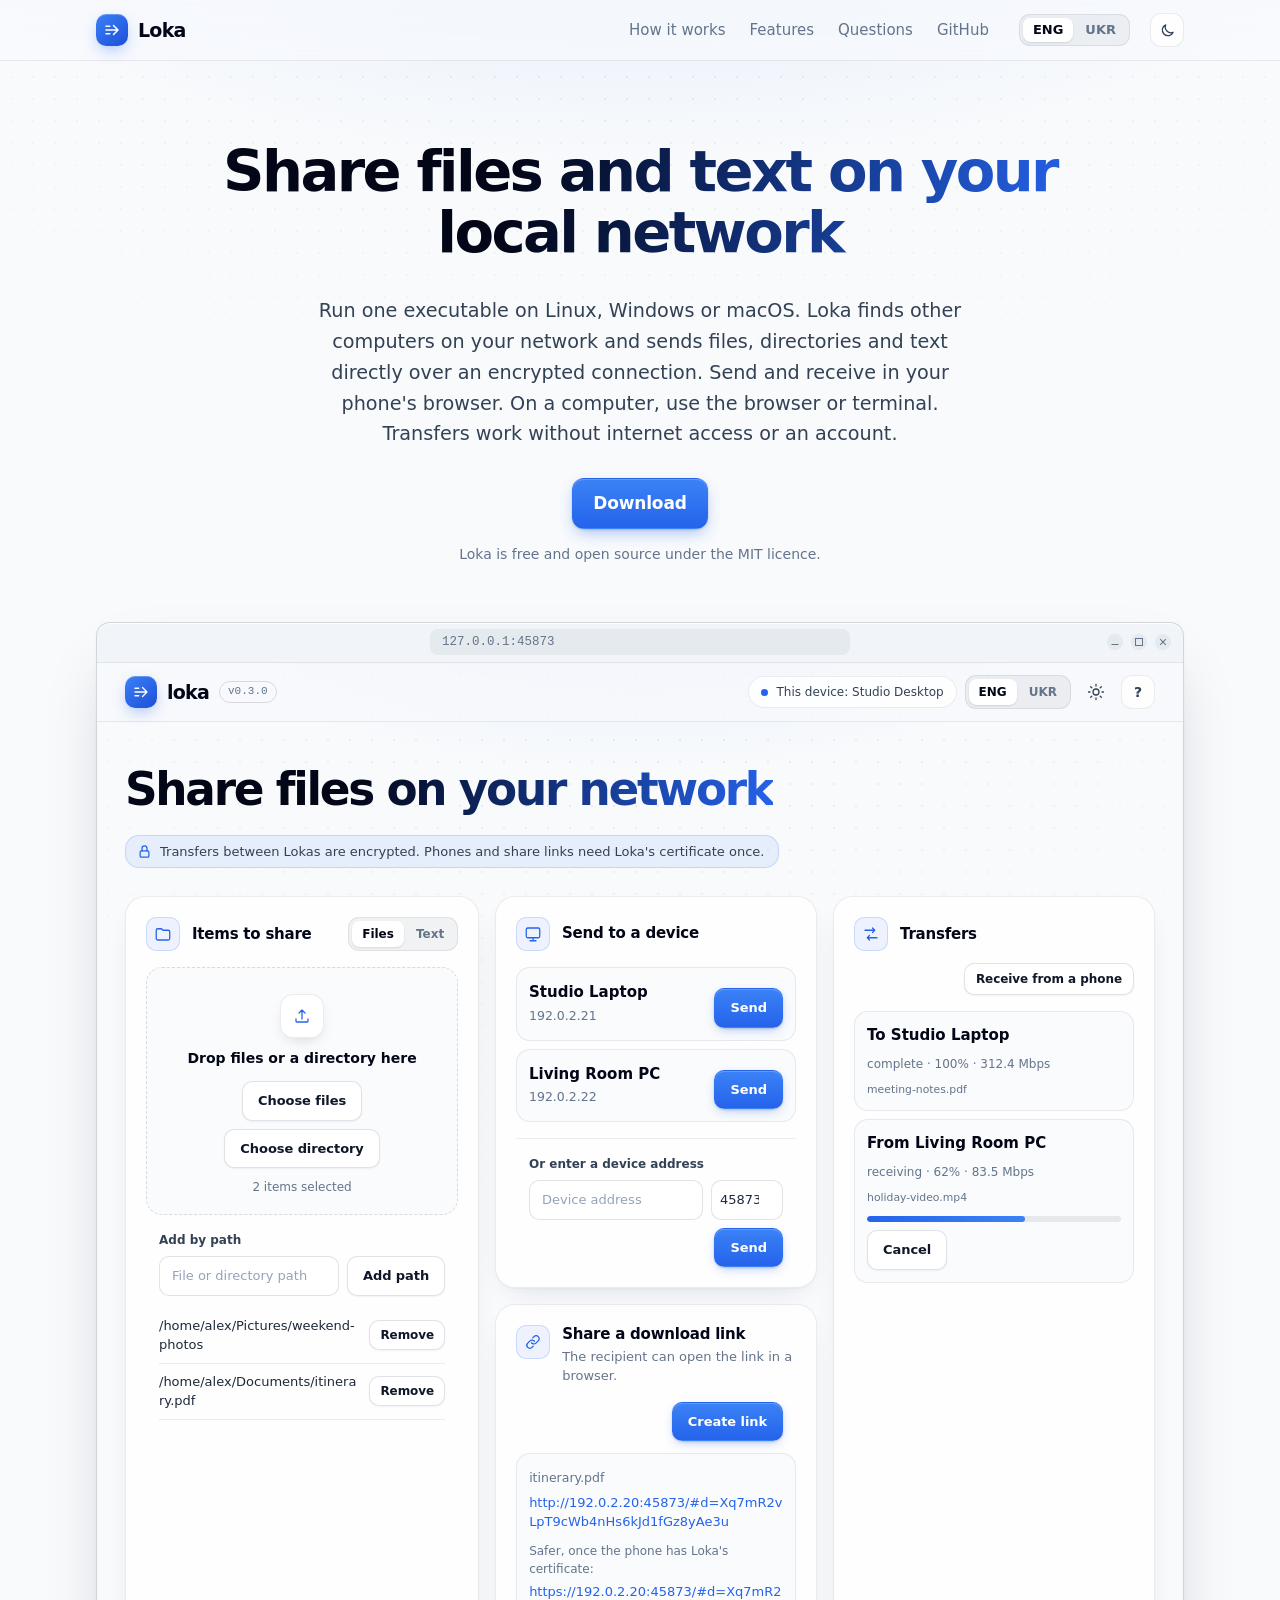
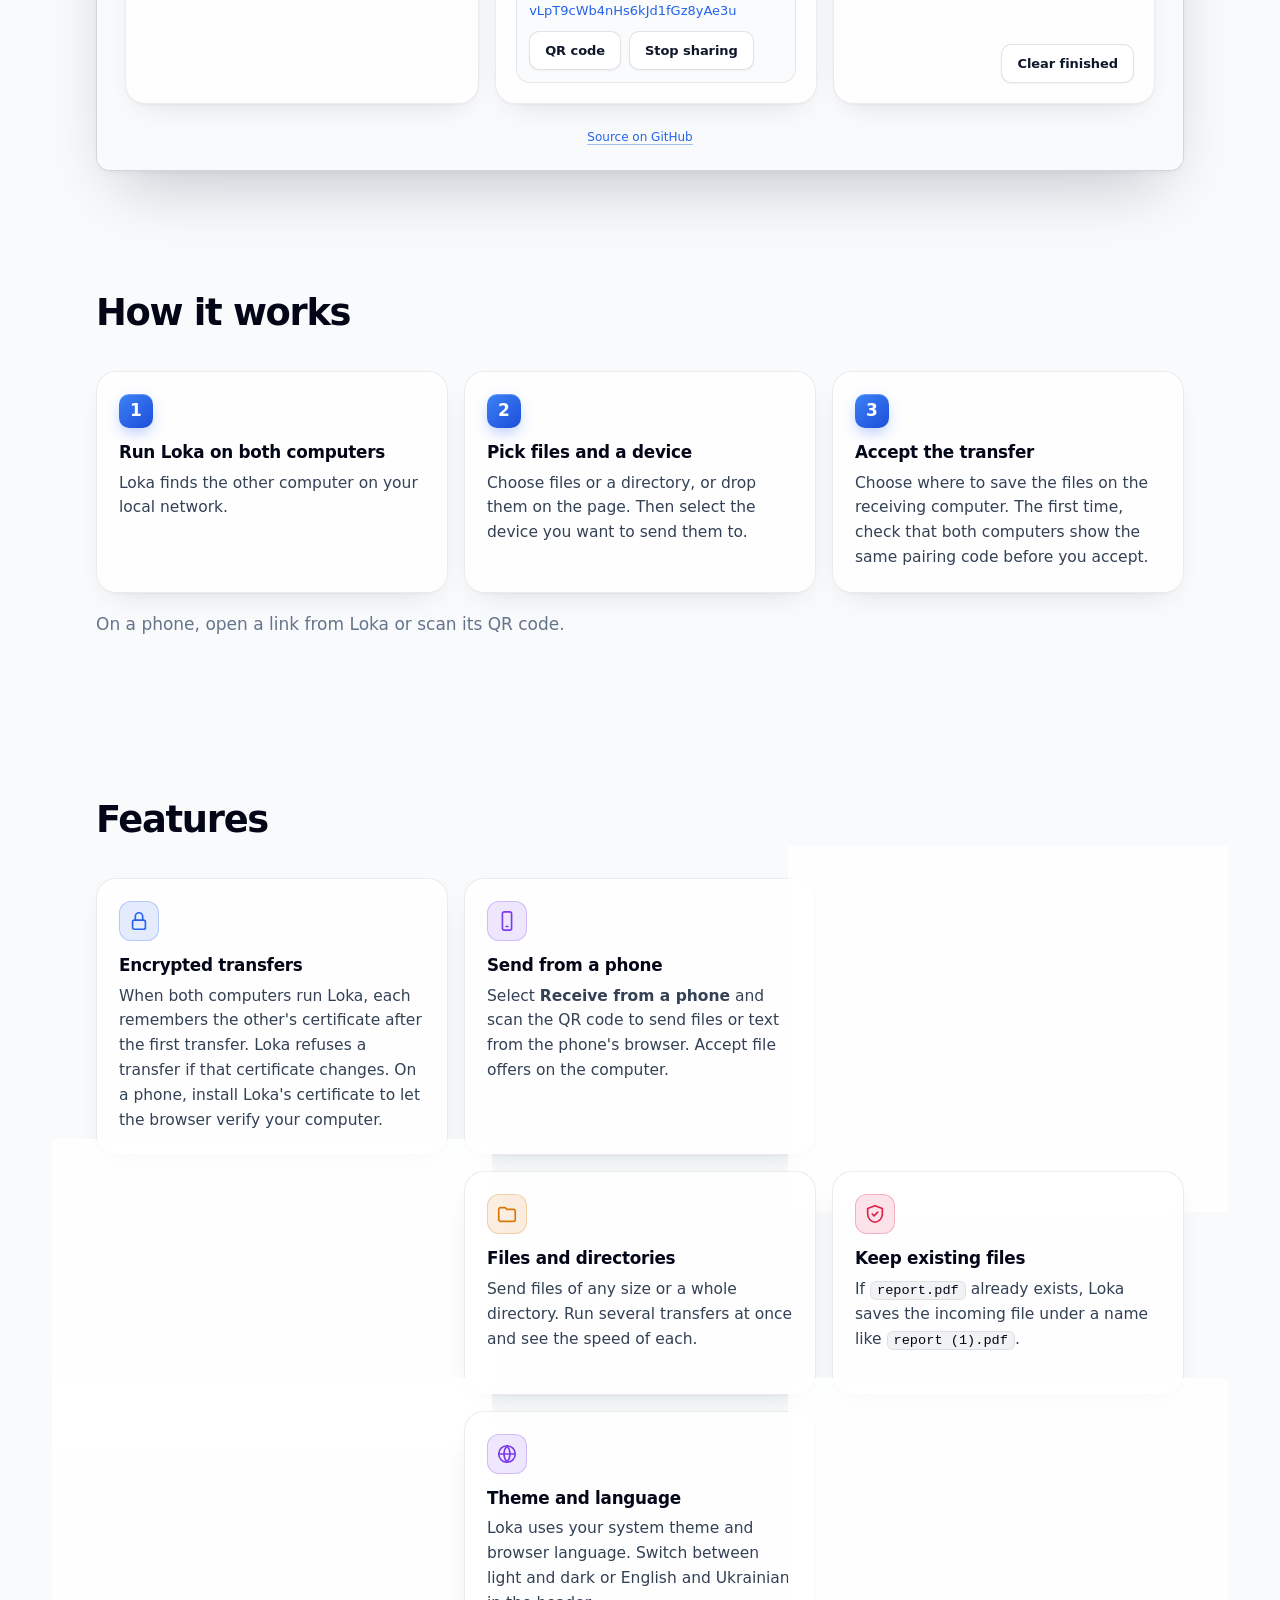
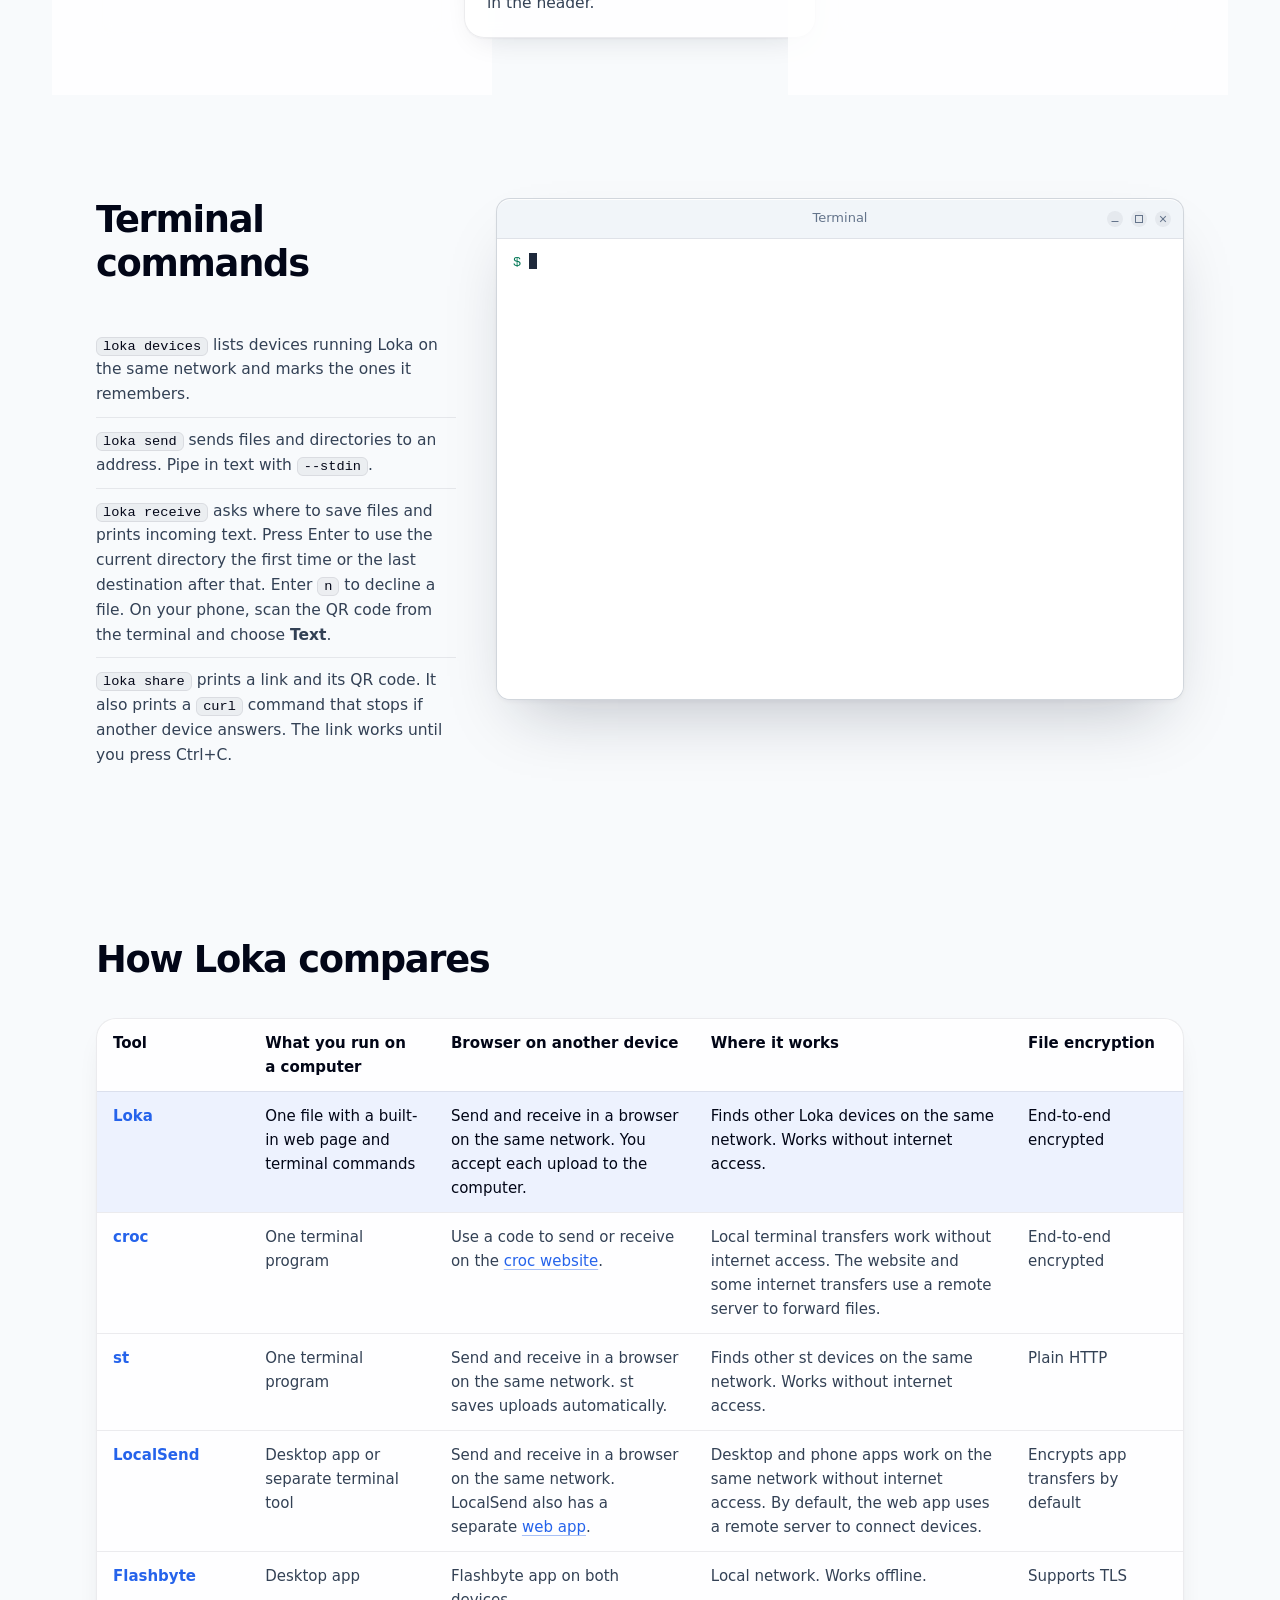
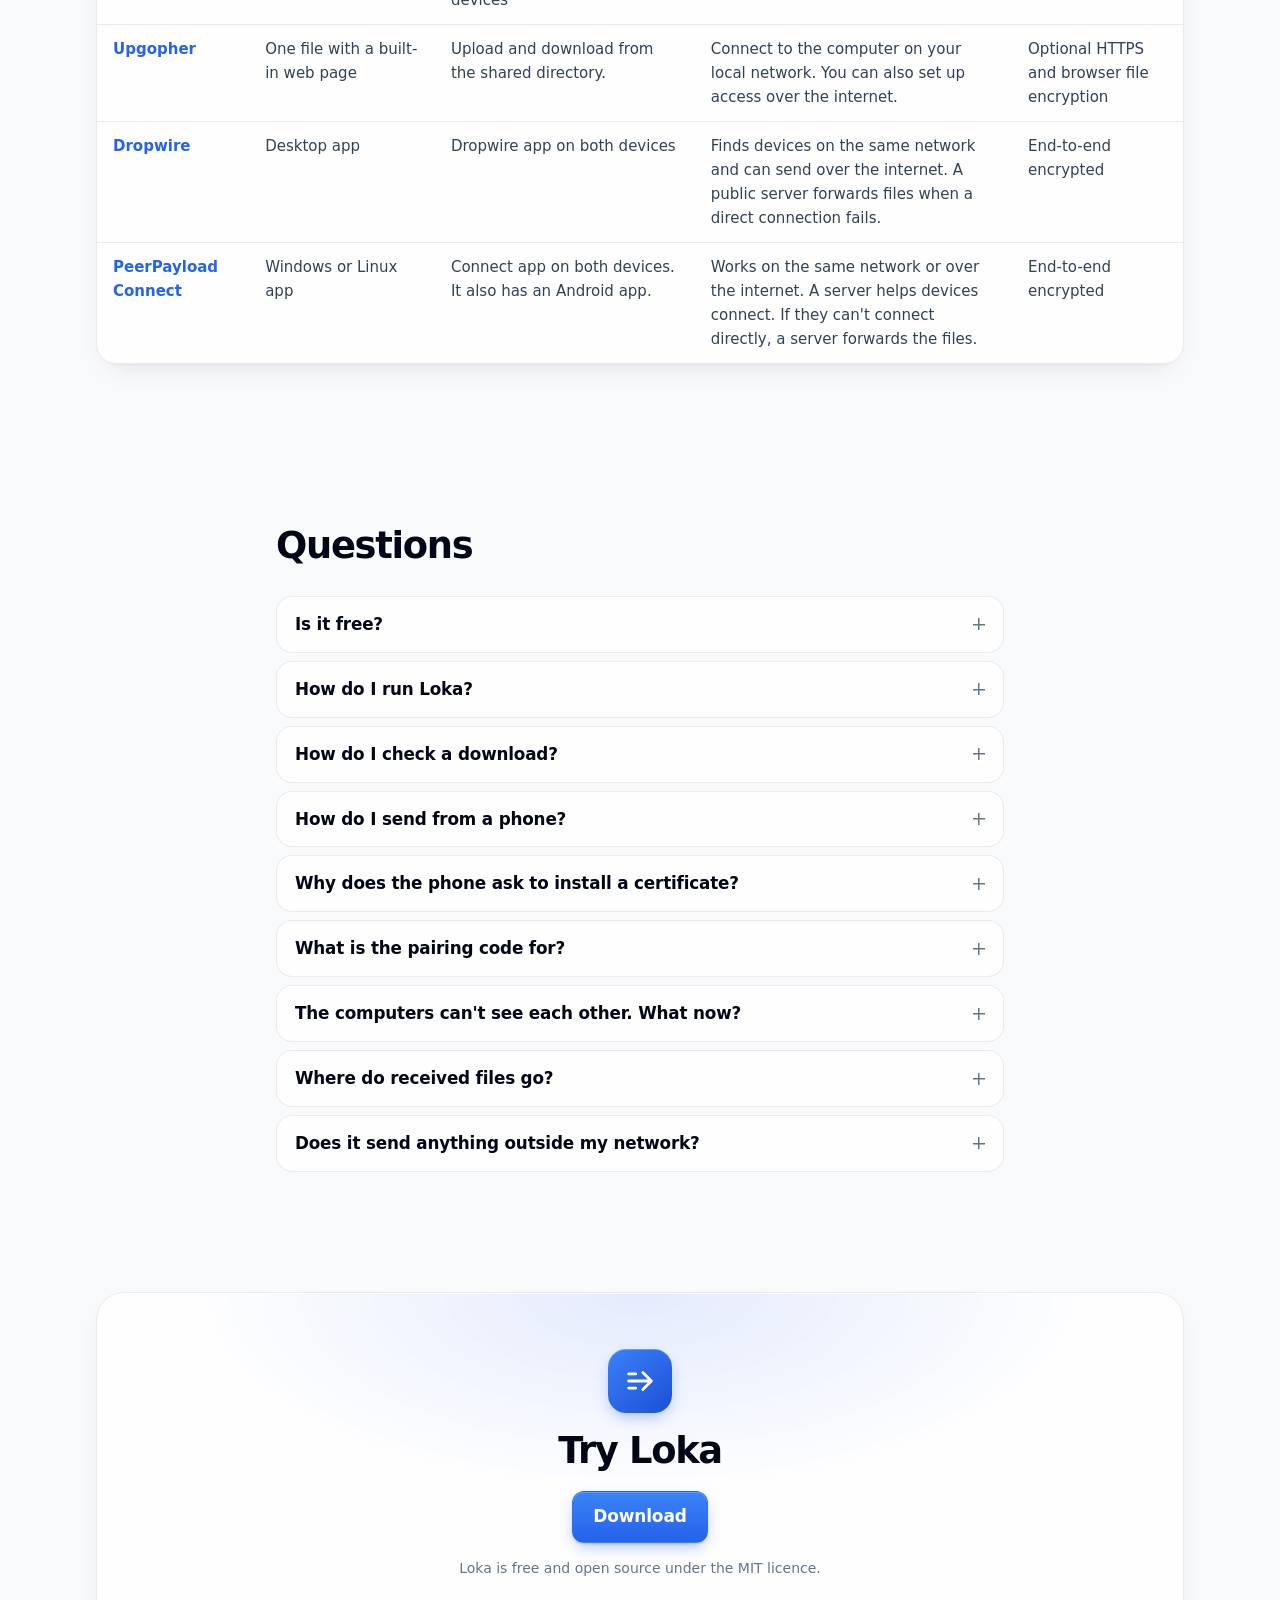
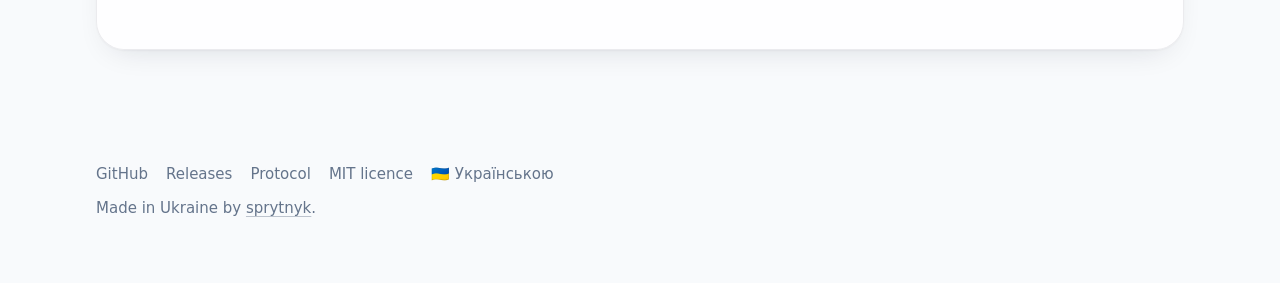
<file: docs/index.html>
<!doctype html>
<html lang="en">
  <head>
    <meta charset="utf-8" />
    <meta name="viewport" content="width=device-width, initial-scale=1" />
    <title>Loka: share files and text on your local network</title>
    <meta name="description" content="Share files, directories and text on your local network. Use a browser or terminal. Loka runs on Linux, Windows and macOS." />
    <link rel="icon" href="assets/icon.svg" type="image/svg+xml" />
    <link rel="canonical" href="https://sprytnyk.github.io/loka/" />
    <link rel="alternate" hreflang="en" href="https://sprytnyk.github.io/loka/" />
    <link rel="alternate" hreflang="uk" href="https://sprytnyk.github.io/loka/uk/" />
    <link rel="alternate" hreflang="x-default" href="https://sprytnyk.github.io/loka/" />
    <meta property="og:type" content="website" />
    <meta property="og:site_name" content="Loka" />
    <meta property="og:title" content="Loka: share files and text on your local network" />
    <meta property="og:description" content="Share files, directories and text on your local network. Use a browser or terminal. Loka runs on Linux, Windows and macOS." />
    <meta property="og:url" content="https://sprytnyk.github.io/loka/" />
    <meta property="og:image" content="https://sprytnyk.github.io/loka/loka.png" />
    <meta property="og:image:width" content="1200" />
    <meta property="og:image:height" content="630" />
    <meta property="og:locale" content="en_GB" />
    <meta property="og:locale:alternate" content="uk_UA" />
    <meta name="twitter:card" content="summary_large_image" />
    <script type="application/ld+json">
      {
        "@context": "https://schema.org",
        "@type": "SoftwareApplication",
        "name": "Loka",
        "description": "Share files, directories and text on your local network. Use a browser or terminal. Loka runs on Linux, Windows and macOS.",
        "applicationCategory": "UtilitiesApplication",
        "operatingSystem": "Linux, Windows, macOS",
        "url": "https://sprytnyk.github.io/loka/",
        "downloadUrl": "https://github.com/sprytnyk/loka/releases/latest",
        "codeRepository": "https://github.com/sprytnyk/loka",
        "license": "https://opensource.org/license/mit",
        "inLanguage": ["en", "uk"],
        "screenshot": "https://sprytnyk.github.io/loka/loka.png",
        "offers": { "@type": "Offer", "price": "0", "priceCurrency": "USD" }
      }
    </script>
    <script>
      try {
        const theme = localStorage.getItem("loka-site-theme");
        if (theme === "light" || theme === "dark") document.documentElement.dataset.theme = theme;
      } catch {
        // Use the system theme when storage is unavailable.
      }

      // a browser set to Ukrainian goes to the Ukrainian page, unless the visitor picked English
      try {
        const first = (navigator.languages || [navigator.language])[0] || "";
        if (!localStorage.getItem("lang") && /^uk\b/i.test(first)) location.replace("uk/");
      } catch {
        // no storage: stay on English
      }
    </script>
    <link rel="stylesheet" href="assets/site.css?v=terminal-progress-1" />
  </head>
  <body>
    <header class="top">
      <div class="wrap">
        <a class="brand" href="./"
          ><span class="logo" aria-hidden="true"
            ><svg viewBox="0 0 24 24"><path d="M4 12h16M14 6l6 6-6 6M4 7h5M4 17h5" /></svg></span
          >Loka</a
        >
        <nav>
          <a class="optional" href="#how">How it works</a>
          <a class="optional" href="#features">Features</a>
          <a class="optional" href="#faq">Questions</a>
          <a href="https://github.com/sprytnyk/loka">GitHub</a>
        </nav>
        <div class="langs" aria-label="Language">
          <span aria-current="page">ENG</span>
          <a href="uk/" data-lang="uk" hreflang="uk" lang="uk" title="Українською">UKR</a>
        </div>
        <button type="button" class="theme-toggle" data-theme-toggle="site" hidden>
          <svg class="icon sun" viewBox="0 0 24 24" aria-hidden="true"><circle cx="12" cy="12" r="4" /><path d="M12 2v2M12 20v2M4.9 4.9l1.4 1.4M17.7 17.7l1.4 1.4M2 12h2M20 12h2M4.9 19.1l1.4-1.4M17.7 6.3l1.4-1.4" /></svg><svg class="icon moon" viewBox="0 0 24 24" aria-hidden="true"><path d="M20 14.5A8 8 0 0 1 9.5 4a8 8 0 1 0 10.5 10.5z" /></svg>
        </button>
      </div>
    </header>

    <main>
      <div class="hero wrap">
        <h1>Share files and text on your local network</h1>
        <p class="lead">
          Run one executable on Linux, Windows or macOS. Loka finds other computers on your
          network and sends files, directories and text directly over an encrypted connection.
          Send and receive in your phone's browser. On a computer, use the browser or
          terminal. Transfers work without internet access or an account.
        </p>
        <div data-downloads>
          <div class="downloads">
            <a class="button primary" href="https://github.com/sprytnyk/loka/releases/latest"
              >Download</a
            >
          </div>
          <p class="download-note">Loka is free and open source under the MIT licence.</p>
        </div>

        <div class="browser" id="demo">
          <div class="chrome">
            <span class="address">127.0.0.1:45873</span>
            <span class="dots" aria-hidden="true"><i></i><i></i><i></i></span>
          </div>
          <div class="app" data-app role="region" aria-label="Interactive Loka demo">
            <div class="m-header">
              <div class="m-brand">
                <span class="logo"><svg viewBox="0 0 24 24" aria-hidden="true"><path d="M4 12h16M14 6l6 6-6 6M4 7h5M4 17h5" /></svg></span><span class="m-name">loka</span
                ><span class="m-version" data-version>v0.3.0</span>
              </div>
              <div class="m-controls">
                <span class="m-badge">This device: Studio Desktop</span>
                <div class="m-segment m-langs" role="group" aria-label="Language">
                  <span aria-current="page">ENG</span><a href="uk/#demo" data-lang="uk" hreflang="uk" lang="uk">UKR</a>
                </div>
                <span class="m-theme-icon" aria-hidden="true">
                  <svg class="icon sun" viewBox="0 0 24 24" aria-hidden="true"><circle cx="12" cy="12" r="4" /><path d="M12 2v2M12 20v2M4.9 4.9l1.4 1.4M17.7 17.7l1.4 1.4M2 12h2M20 12h2M4.9 19.1l1.4-1.4M17.7 6.3l1.4-1.4" /></svg><svg class="icon moon" viewBox="0 0 24 24" aria-hidden="true"><path d="M20 14.5A8 8 0 0 1 9.5 4a8 8 0 1 0 10.5 10.5z" /></svg>
                </span>
                <button type="button" class="m-round" data-demo-help aria-label="How Loka keeps transfers private" aria-haspopup="dialog">?</button>
              </div>
            </div>
            <div class="m-intro">
              <div class="m-title">Share files on your network</div>
              <p class="m-note"><svg viewBox="0 0 24 24" aria-hidden="true"><rect x="5" y="11" width="14" height="10" rx="2" /><path d="M8 11V7a4 4 0 0 1 8 0v4" /></svg><span>Transfers between Lokas are encrypted. Phones and share links need Loka's certificate once.</span></p>
            </div>
            <div class="m-layout">
              <div class="m-card m-choose">
                <div class="m-head">
                  <span class="m-icon"><svg viewBox="0 0 24 24" aria-hidden="true"><path d="M3 7a2 2 0 0 1 2-2h5l2 2h7a2 2 0 0 1 2 2v9a2 2 0 0 1-2 2H5a2 2 0 0 1-2-2z" /></svg></span>
                  <div class="m-h">Items to share</div>
                  <div class="m-segment m-kind" role="group" aria-label="What to share">
                    <button type="button" data-kind="files" aria-pressed="true" aria-controls="m-files-en">Files</button>
                    <button type="button" data-kind="text" aria-pressed="false" aria-controls="m-text-en">Text</button>
                  </div>
                </div>
                <div id="m-files-en" data-files-panel>
                  <div class="m-drop" data-drop>
                    <span class="m-drop-icon"><svg viewBox="0 0 24 24" aria-hidden="true"><path d="M12 16V4m-4 4 4-4 4 4M4 16v3a1 1 0 0 0 1 1h14a1 1 0 0 0 1-1v-3" /></svg></span>
                    <p class="m-drop-title">Drop files or a directory here</p>
                    <div class="m-row">
                      <button type="button" class="m-btn sec" data-choose="files">Choose files</button>
                      <button type="button" class="m-btn sec" data-choose="directory">Choose directory</button>
                    </div>
                    <p class="m-count" data-count role="status">2 items selected</p>
                  </div>
                  <label class="m-label" for="m-path-en">Add by path</label>
                  <form class="m-row m-pad" data-add>
                    <input class="m-input" id="m-path-en" placeholder="File or directory path" autocomplete="off" required />
                    <button type="submit" class="m-btn sec">Add path</button>
                  </form>
                  <ul class="m-list" data-selected>
                    <li><span>/home/alex/Pictures/weekend-photos</span><button type="button" class="m-btn sec small">Remove</button></li>
                    <li><span>/home/alex/Documents/itinerary.pdf</span><button type="button" class="m-btn sec small">Remove</button></li>
                  </ul>
                </div>
                <div id="m-text-en" data-text-panel hidden>
                  <textarea class="m-text" data-text placeholder="Type or paste text" aria-label="Text to send"></textarea>
                  <div class="m-row m-text-actions">
                    <button type="button" class="m-btn sec" data-paste hidden>Paste</button>
                    <span class="m-count" data-text-count role="status"></span>
                  </div>
                </div>
              </div>
              <div class="m-card m-device">
                <div class="m-head"><span class="m-icon"><svg viewBox="0 0 24 24" aria-hidden="true"><rect x="3" y="4" width="18" height="13" rx="2" /><path d="M8 21h8M12 17v4" /></svg></span><div class="m-h">Send to a device</div></div>
                <div class="m-item m-peer">
                  <div><strong>Studio Laptop</strong><br /><small>192.0.2.21</small></div>
                  <button type="button" class="m-btn" data-send="Studio Laptop" data-speed="312">Send</button>
                </div>
                <div class="m-item m-peer">
                  <div><strong>Living Room PC</strong><br /><small>192.0.2.22</small></div>
                  <button type="button" class="m-btn" data-send="Living Room PC" data-speed="87">Send</button>
                </div>
                <form class="m-manual" data-manual>
                  <label class="m-label" for="m-address-en">Or enter a device address</label>
                  <div class="m-row m-pad">
                    <input class="m-input" id="m-address-en" name="address" placeholder="Device address" autocomplete="off" required />
                    <input class="m-input m-port" name="port" type="number" inputmode="numeric" min="1" max="65535" value="45873" aria-label="Device port" required />
                    <button type="submit" class="m-btn">Send</button>
                  </div>
                </form>
              </div>
              <div class="m-card m-link">
                <div class="m-head start">
                  <span class="m-icon"><svg viewBox="0 0 24 24" aria-hidden="true"><path d="M10 13a4 4 0 0 0 6 .5l3-3a4 4 0 0 0-5.7-5.7l-1.7 1.7M14 11a4 4 0 0 0-6-.5l-3 3a4 4 0 0 0 5.7 5.7l1.7-1.7" /></svg></span>
                  <div><div class="m-h">Share a download link</div><p class="m-sub">The recipient can open the link in a browser.</p></div>
                </div>
                <div class="m-action"><button type="button" class="m-btn" data-create>Create link</button></div>
                <div data-links>
                  <div class="m-item">
                    <small>itinerary.pdf</small>
                    <div class="m-urls">
                      <span class="url">http://192.0.2.20:45873/#d=Xq7mR2vLpT9cWb4nHs6kJd1fGz8yAe3u</span>
                      <span class="hint">Safer, once the phone has Loka's certificate:</span>
                      <span class="url">https://192.0.2.20:45873/#d=Xq7mR2vLpT9cWb4nHs6kJd1fGz8yAe3u</span>
                    </div>
                    <div class="m-link-buttons">
                      <button type="button" class="m-btn sec" data-qr>QR code</button>
                      <button type="button" class="m-btn sec" data-stop>Stop sharing</button>
                    </div>
                  </div>
                </div>
              </div>
              <div class="m-card m-transfers">
                <div class="m-head">
                  <span class="m-icon"><svg viewBox="0 0 24 24" aria-hidden="true"><path d="M4 7h13m-3-3 3 3-3 3M20 17H7m3-3-3 3 3 3" /></svg></span><div class="m-h">Transfers</div>
                  <button type="button" class="m-btn sec m-phone" data-phone aria-haspopup="dialog">Receive from a phone</button>
                </div>
                <div data-transfers>
                  <div class="m-item" data-transfer-finished="true">
                    <div class="m-row"><strong>To Studio Laptop</strong><span class="m-status">complete · 100% · 312.4 Mbps</span></div>
                    <p><small>meeting-notes.pdf</small></p>
                  </div>
                  <div class="m-item">
                    <div class="m-row"><strong>From Living Room PC</strong><span class="m-status">receiving · 62% · 87.4 Mbps</span></div>
                    <p><small>holiday-video.mp4</small></p>
                    <div class="m-bar"><i style="width: 62%"></i></div>
                    <button type="button" class="m-btn sec">Cancel</button>
                  </div>
                </div>
                <button type="button" class="m-btn sec m-clear" data-clear-transfers>Clear finished</button>
              </div>
            </div>
            <p class="m-foot"><a href="https://github.com/sprytnyk/loka">Source on GitHub</a></p>
            <dialog class="m-dialog" data-demo-dialog aria-labelledby="m-dialog-title-en">
              <h2 id="m-dialog-title-en" data-dialog-title></h2>
              <div data-dialog-body></div>
              <form method="dialog" class="m-row"><button type="submit" class="m-btn sec" autofocus>Close</button></form>
            </dialog>
          </div>
        </div>
      </div>

      <section id="how">
        <div class="wrap">
          <div class="section-head">
            <h2>How it works</h2>
          </div>
          <div class="steps">
            <div class="card step">
              <h3>Run Loka on both computers</h3>
              <p>Loka finds the other computer on your local network.</p>
            </div>
            <div class="card step">
              <h3>Pick files and a device</h3>
              <p>
                Choose files or a directory, or drop them on the page. Then select the device
                you want to send them to.
              </p>
            </div>
            <div class="card step">
              <h3>Accept the transfer</h3>
              <p>
                Choose where to save the files on the receiving computer. The first time,
                check that both computers show the same pairing code before you accept.
              </p>
            </div>
          </div>
          <p class="muted steps-note">On a phone, open a link from Loka or scan its QR code.</p>
        </div>
      </section>

      <section id="features">
        <div class="wrap">
          <div class="section-head">
            <h2>Features</h2>
          </div>
          <div class="features">
            <div class="card">
              <span class="tile" style="--tint: var(--icon-blue)"
                ><svg class="icon" viewBox="0 0 24 24" aria-hidden="true">
                  <rect x="5" y="11" width="14" height="10" rx="2" />
                  <path d="M8 11V7a4 4 0 0 1 8 0v4" /></svg
              ></span>
              <h3>Encrypted transfers</h3>
              <p>
                When both computers run Loka, each remembers the other's certificate after
                the first transfer. Loka refuses a transfer if that certificate changes.
                On a phone, install Loka's certificate to let the browser verify your computer.
              </p>
            </div>
            <div class="card">
              <span class="tile" style="--tint: var(--icon-violet)"
                ><svg class="icon" viewBox="0 0 24 24" aria-hidden="true">
                  <rect x="7" y="2" width="10" height="20" rx="2" />
                  <path d="M11 18h2" /></svg
              ></span>
              <h3>Send from a phone</h3>
              <p>
                Select <strong>Receive from a phone</strong> and scan the QR code to send
                files or text from the phone's browser. Accept file offers on the computer.
              </p>
            </div>
            <div class="card">
              <span class="tile" style="--tint: var(--icon-green)"
                ><svg class="icon" viewBox="0 0 24 24" aria-hidden="true">
                  <path
                    d="M10 13a4 4 0 0 0 6 .5l3-3a4 4 0 0 0-5.7-5.7l-1.7 1.7M14 11a4 4 0 0 0-6-.5l-3 3a4 4 0 0 0 5.7 5.7l1.7-1.7"
                  /></svg
              ></span>
              <h3>Download links</h3>
              <p>
                Create a link or share its QR code. The recipient can download the files in a
                browser while you're sharing. Directories download as a ZIP.
              </p>
            </div>
            <div class="card">
              <span class="tile" style="--tint: var(--icon-teal)"
                ><svg class="icon" viewBox="0 0 24 24" aria-hidden="true">
                  <path d="M5 12.5a10 10 0 0 1 14 0M8.5 16a5 5 0 0 1 7 0M2 9a15 15 0 0 1 20 0" />
                  <path d="M12 19.5h.01" /></svg
              ></span>
              <h3>Find devices on the same network</h3>
              <p>
                Loka lists other computers running Loka on your network. If a computer is
                missing from the list, enter its address.
              </p>
            </div>
            <div class="card">
              <span class="tile" style="--tint: var(--icon-amber)"
                ><svg class="icon" viewBox="0 0 24 24" aria-hidden="true">
                  <path
                    d="M3 7a2 2 0 0 1 2-2h5l2 2h7a2 2 0 0 1 2 2v9a2 2 0 0 1-2 2H5a2 2 0 0 1-2-2z"
                  /></svg
              ></span>
              <h3>Files and directories</h3>
              <p>
                Send files of any size or a whole directory. Run several transfers at once and
                see the speed of each.
              </p>
            </div>
            <div class="card">
              <span class="tile" style="--tint: var(--icon-rose)"
                ><svg class="icon" viewBox="0 0 24 24" aria-hidden="true">
                  <path d="M12 3l8 3v6c0 4.5-3.4 8.3-8 9-4.6-.7-8-4.5-8-9V6z" />
                  <path d="M9 12l2 2 4-4" /></svg
              ></span>
              <h3>Keep existing files</h3>
              <p>
                If <code>report.pdf</code> already exists, Loka saves the incoming file under
                a name like <code>report (1).pdf</code>.
              </p>
            </div>
            <div class="card">
              <span class="tile" style="--tint: var(--icon-blue)"
                ><svg class="icon" viewBox="0 0 24 24" aria-hidden="true">
                  <rect x="3" y="4" width="18" height="16" rx="2" />
                  <path d="M7 9l3 3-3 3M13 15h4" /></svg
              ></span>
              <h3>Browser or terminal</h3>
              <p>
                Use the same executable to open the browser page or run terminal commands.
                Send, receive and share files, or send and receive text.
              </p>
            </div>
            <div class="card">
              <span class="tile" style="--tint: var(--icon-violet)"
                ><svg class="icon" viewBox="0 0 24 24" aria-hidden="true">
                  <circle cx="12" cy="12" r="9" />
                  <path d="M3 12h18M12 3a14 14 0 0 1 0 18M12 3a14 14 0 0 0 0 18" /></svg
              ></span>
              <h3>Theme and language</h3>
              <p>
                Loka uses your system theme and browser language. Switch between light and
                dark or English and Ukrainian in the header.
              </p>
            </div>
            <div class="card">
              <span class="tile" style="--tint: var(--icon-green)"><svg class="icon" viewBox="0 0 24 24" aria-hidden="true"><path d="M4 7h13m-3-3 3 3-3 3M20 17H7m3-3-3 3 3 3" /></svg></span>
              <h3>Works without internet access</h3>
              <p>Devices send files directly over your local network. Loka works even if your internet connection drops.</p>
            </div>
          </div>
        </div>
      </section>

      <section id="terminal">
        <div class="wrap cli">
          <div>
            <div class="section-head">
              <h2>Terminal commands</h2>
            </div>
            <ul>
              <li><code>loka devices</code> lists devices running Loka on the same network and marks the ones it remembers.</li>
              <li>
                <code>loka send</code> sends files and directories to an address.
                Pipe in text with <code>--stdin</code>.
              </li>
              <li>
                <code>loka receive</code> asks where to save files and prints incoming text.
                Press Enter to use the current directory the first time or the last destination after that.
                Enter <code>n</code> to decline a file.
                On your phone, scan the QR code from the terminal and choose <strong>Text</strong>.
              </li>
              <li>
                <code>loka share</code> prints a link and its QR code. It also prints a
                <code>curl</code> command that stops if another device answers.
                The link works until you press Ctrl+C.
              </li>
            </ul>
          </div>
          <div class="terminal">
            <div class="chrome">
              <span>Terminal</span>
              <span class="dots" aria-hidden="true"><i></i><i></i><i></i></span>
            </div>
            <div class="screen" data-terminal aria-label="Loka in a terminal listing devices, sending a file and sharing a link"></div>
          </div>
        </div>
      </section>

      <section id="compare">
        <div class="wrap">
          <div class="section-head">
            <h2 id="compare-heading">How Loka compares</h2>
          </div>
          <div class="compare" role="region" aria-labelledby="compare-heading" tabindex="0">
            <table>
              <thead>
                <tr>
                  <th scope="col">Tool</th>
                  <th scope="col">What you run on a computer</th>
                  <th scope="col">Browser on another device</th>
                  <th scope="col">Where it works</th>
                  <th scope="col">File encryption</th>
                </tr>
              </thead>
              <tbody>
                <tr>
                  <th scope="row"><a href="https://github.com/sprytnyk/loka/releases/latest">Loka</a></th>
                  <td>One file with a built-in web page and terminal commands</td>
                  <td>Send and receive in a browser on the same network. You accept each upload to the computer.</td>
                  <td>Finds other Loka devices on the same network. Works without internet access.</td>
                  <td>End-to-end encrypted</td>
                </tr>
                <tr>
                  <th scope="row"><a href="https://github.com/schollz/croc">croc</a></th>
                  <td>One terminal program</td>
                  <td>Use a code to send or receive on the <a href="https://getcroc.com/">croc website</a>.</td>
                  <td>Local terminal transfers work without internet access. The website and some internet transfers use a remote server to forward files.</td>
                  <td>End-to-end encrypted</td>
                </tr>
                <tr>
                  <th scope="row"><a href="https://github.com/chyok/st">st</a></th>
                  <td>One terminal program</td>
                  <td>Send and receive in a browser on the same network. st saves uploads automatically.</td>
                  <td>Finds other st devices on the same network. Works without internet access.</td>
                  <td>Plain HTTP</td>
                </tr>
                <tr>
                  <th scope="row"><a href="https://localsend.org/">LocalSend</a></th>
                  <td>Desktop app or separate terminal tool</td>
                  <td>Send and receive in a browser on the same network. LocalSend also has a separate <a href="https://github.com/localsend/web">web app</a>.</td>
                  <td>Desktop and phone apps work on the same network without internet access. By default, the web app uses a remote server to connect devices.</td>
                  <td>Encrypts app transfers by default</td>
                </tr>
                <tr>
                  <th scope="row"><a href="https://github.com/iamsami101/Flashbyte">Flashbyte</a></th>
                  <td>Desktop app</td>
                  <td>Flashbyte app on both devices</td>
                  <td>Local network. Works offline.</td>
                  <td>Supports TLS</td>
                </tr>
                <tr>
                  <th scope="row"><a href="https://wanetty.github.io/upgopher/">Upgopher</a></th>
                  <td>One file with a built-in web page</td>
                  <td>Upload and download from the shared directory.</td>
                  <td>Connect to the computer on your local network. You can also set up access over the internet.</td>
                  <td>Optional HTTPS and browser file encryption</td>
                </tr>
                <tr>
                  <th scope="row"><a href="https://muhamadjawdatsalemalakoum.github.io/dropwire/">Dropwire</a></th>
                  <td>Desktop app</td>
                  <td>Dropwire app on both devices</td>
                  <td>Finds devices on the same network and can send over the internet. A public server forwards files when a direct connection fails.</td>
                  <td>End-to-end encrypted</td>
                </tr>
                <tr>
                  <th scope="row"><a href="https://github.com/Aditya-Karn234/PeerPayload">PeerPayload Connect</a></th>
                  <td>Windows or Linux app</td>
                  <td>Connect app on both devices. It also has an Android app.</td>
                  <td>Works on the same network or over the internet. A server helps devices connect. If they can't connect directly, a server forwards the files.</td>
                  <td>End-to-end encrypted</td>
                </tr>
              </tbody>
            </table>
          </div>
        </div>
      </section>

      <section id="faq">
        <div class="wrap faq">
          <h2>Questions</h2>
          <details>
            <summary>Is it free?</summary>
            <div>
              <p>
                Loka is free. You can find the code and its MIT licence
                <a href="https://github.com/sprytnyk/loka">on GitHub</a>.
              </p>
            </div>
          </details>
          <details>
            <summary>How do I run Loka?</summary>
            <div>
              <p>
                Download the archive for your computer from
                <a href="https://github.com/sprytnyk/loka/releases/latest">Releases</a> and
                unpack it. On Windows, double-click <code>loka.exe</code>. On Linux or macOS,
                run <code>./loka</code> from the unpacked directory. To run Loka from any
                directory in the terminal, put the executable on your <code>PATH</code>.
              </p>
              <p>
                If macOS blocks Loka because it doesn't recognise the developer, run this
                once from the unpacked directory.
              </p>
              <pre>xattr -d com.apple.quarantine loka</pre>
              <p>
                If you have Go installed, you can also run
                <code>go install github.com/sprytnyk/loka@latest</code>.
              </p>
            </div>
          </details>
          <details>
            <summary>How do I check a download?</summary>
            <div>
              <p>
                Put <code>SHA256SUMS</code> and <code>SHA256SUMS.asc</code> from the release
                alongside the archive. Run this command to check the download.
              </p>
              <pre>gpg --verify SHA256SUMS.asc SHA256SUMS && sha256sum --ignore-missing -c SHA256SUMS</pre>
            </div>
          </details>
          <details>
            <summary>How do I send from a phone?</summary>
            <div>
              <p>
                On the computer, select <strong>Receive from a phone</strong>. Scan the QR code
                with the phone's camera. Choose files or a directory and send them. The computer
                asks you to accept. On iPhone and iPad, choose files because their browsers
                can't select directories.
              </p>
              <p>
                To send text, select <strong>Text</strong> and paste your message. If Loka
                shows several QR codes, use the one on the phone's network.
              </p>
            </div>
          </details>
          <details>
            <summary>Why does the phone ask to install a certificate?</summary>
            <div>
              <p>
                The certificate lets your phone's browser check which computer answered.
                Install it once to open Loka over HTTPS without a warning. If you skip it,
                Loka still encrypts the connection and the browser warns that it can't verify
                which device answered.
              </p>
              <p>
                The certificate only covers local network addresses, so someone can't use it
                to pose as a website. Loka leaves the computer's trusted certificates alone.
                The <a href="https://github.com/sprytnyk/loka#safety">README</a> shows how to
                check the certificate's fingerprint before you trust it.
              </p>
            </div>
          </details>
          <details>
            <summary>What is the pairing code for?</summary>
            <div>
              <p>
                Two computers running Loka show a six-digit code the first time they connect.
                Compare the codes before accepting. A mismatch means another device could be
                forwarding the connection. After the first transfer, each Loka remembers the
                other's certificate and refuses a transfer if it changes. On a phone, the
                browser verifies your computer using the certificate you install.
              </p>
            </div>
          </details>
          <details>
            <summary>The computers can't see each other. What now?</summary>
            <div>
              <p>
                Some Wi-Fi networks, especially guest networks, block connections between devices.
                Try another network, or enter the other computer's address and port by hand. On
                Windows, allow Loka through the firewall when asked. If the default port is
                busy, <code>loka --port 0</code> picks a free port automatically. You can also
                choose a port, for example with <code>loka --port 45000</code>.
              </p>
            </div>
          </details>
          <details>
            <summary>Where do received files go?</summary>
            <div>
              <p>
                Loka saves files in the directory you choose when you accept. Incoming files
                stay in a hidden directory until the transfer finishes. If a name is already in
                use, Loka adds a number to the incoming file's name. If the transfer fails,
                Loka removes the temporary files. It remembers the last directory until you quit.
              </p>
            </div>
          </details>
          <details>
            <summary>Does it send anything outside my network?</summary>
            <div>
              <p>
                Files go directly between devices on your network. Loka doesn't track you.
                It opens its page at <code>http://127.0.0.1</code>, an address that only works
                on your computer. <a href="https://github.com/sprytnyk/loka/blob/main/PROTOCOL.md">PROTOCOL.md</a>
                describes how devices connect and transfer files.
              </p>
            </div>
          </details>
        </div>
      </section>

      <section class="cta">
        <div class="wrap">
          <span class="logo" aria-hidden="true"
            ><svg viewBox="0 0 24 24"><path d="M4 12h16M14 6l6 6-6 6M4 7h5M4 17h5" /></svg
          ></span>
          <h2>Try Loka</h2>
          <div data-downloads>
            <div class="downloads">
              <a class="button primary" href="https://github.com/sprytnyk/loka/releases/latest"
                >Download</a
              >
            </div>
            <p class="download-note">Loka is free and open source under the MIT licence.</p>
          </div>
        </div>
      </section>
    </main>

    <footer>
      <div class="wrap">
        <div class="links">
          <a href="https://github.com/sprytnyk/loka">GitHub</a>
          <a href="https://github.com/sprytnyk/loka/releases">Releases</a>
          <a href="https://github.com/sprytnyk/loka/blob/main/PROTOCOL.md">Protocol</a>
          <a href="https://github.com/sprytnyk/loka/blob/main/LICENSE">MIT licence</a>
          <a href="uk/" data-lang="uk" hreflang="uk" lang="uk"><span aria-hidden="true">🇺🇦</span> Українською</a>
        </div>
        <p>Made in Ukraine by <a href="https://sprytnyk.dev">sprytnyk</a>.</p>
      </div>
    </footer>

    <script src="assets/site.js?v=terminal-progress-1"></script>
  </body>
</html>
</file>
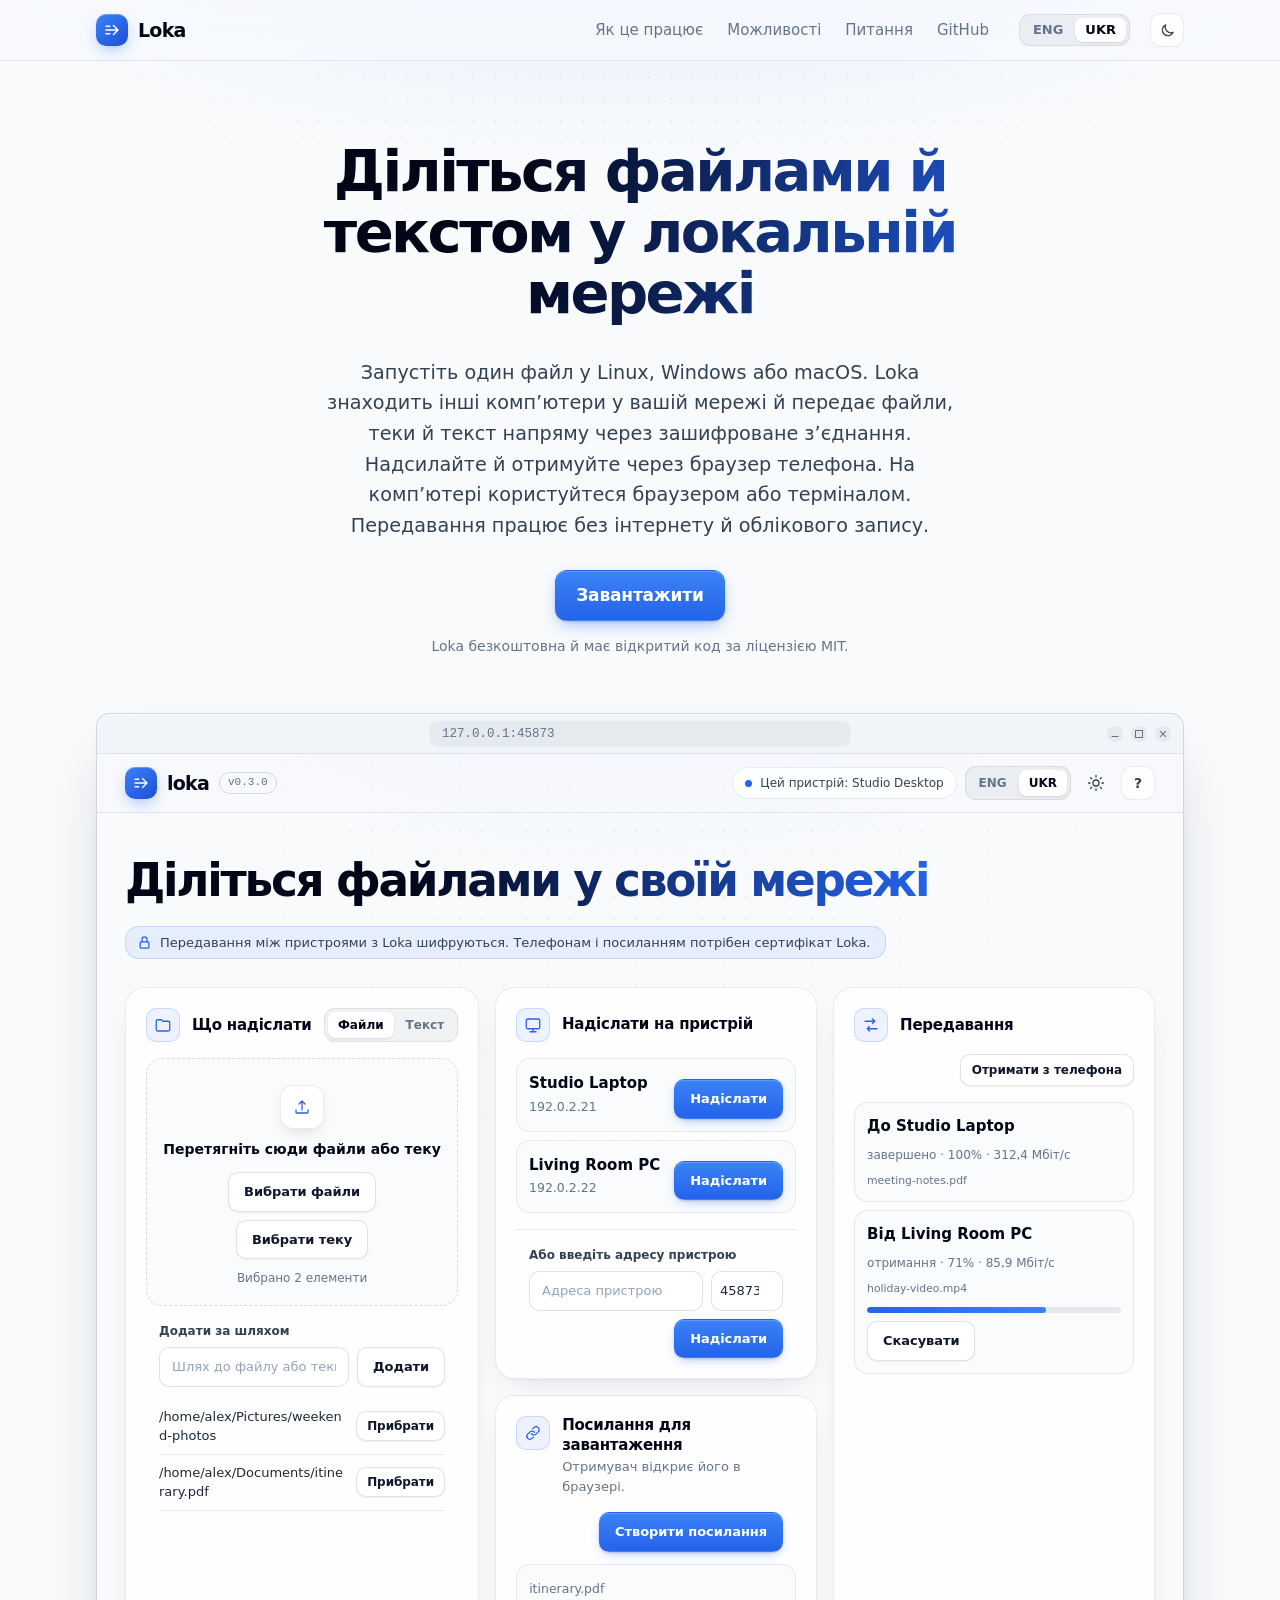
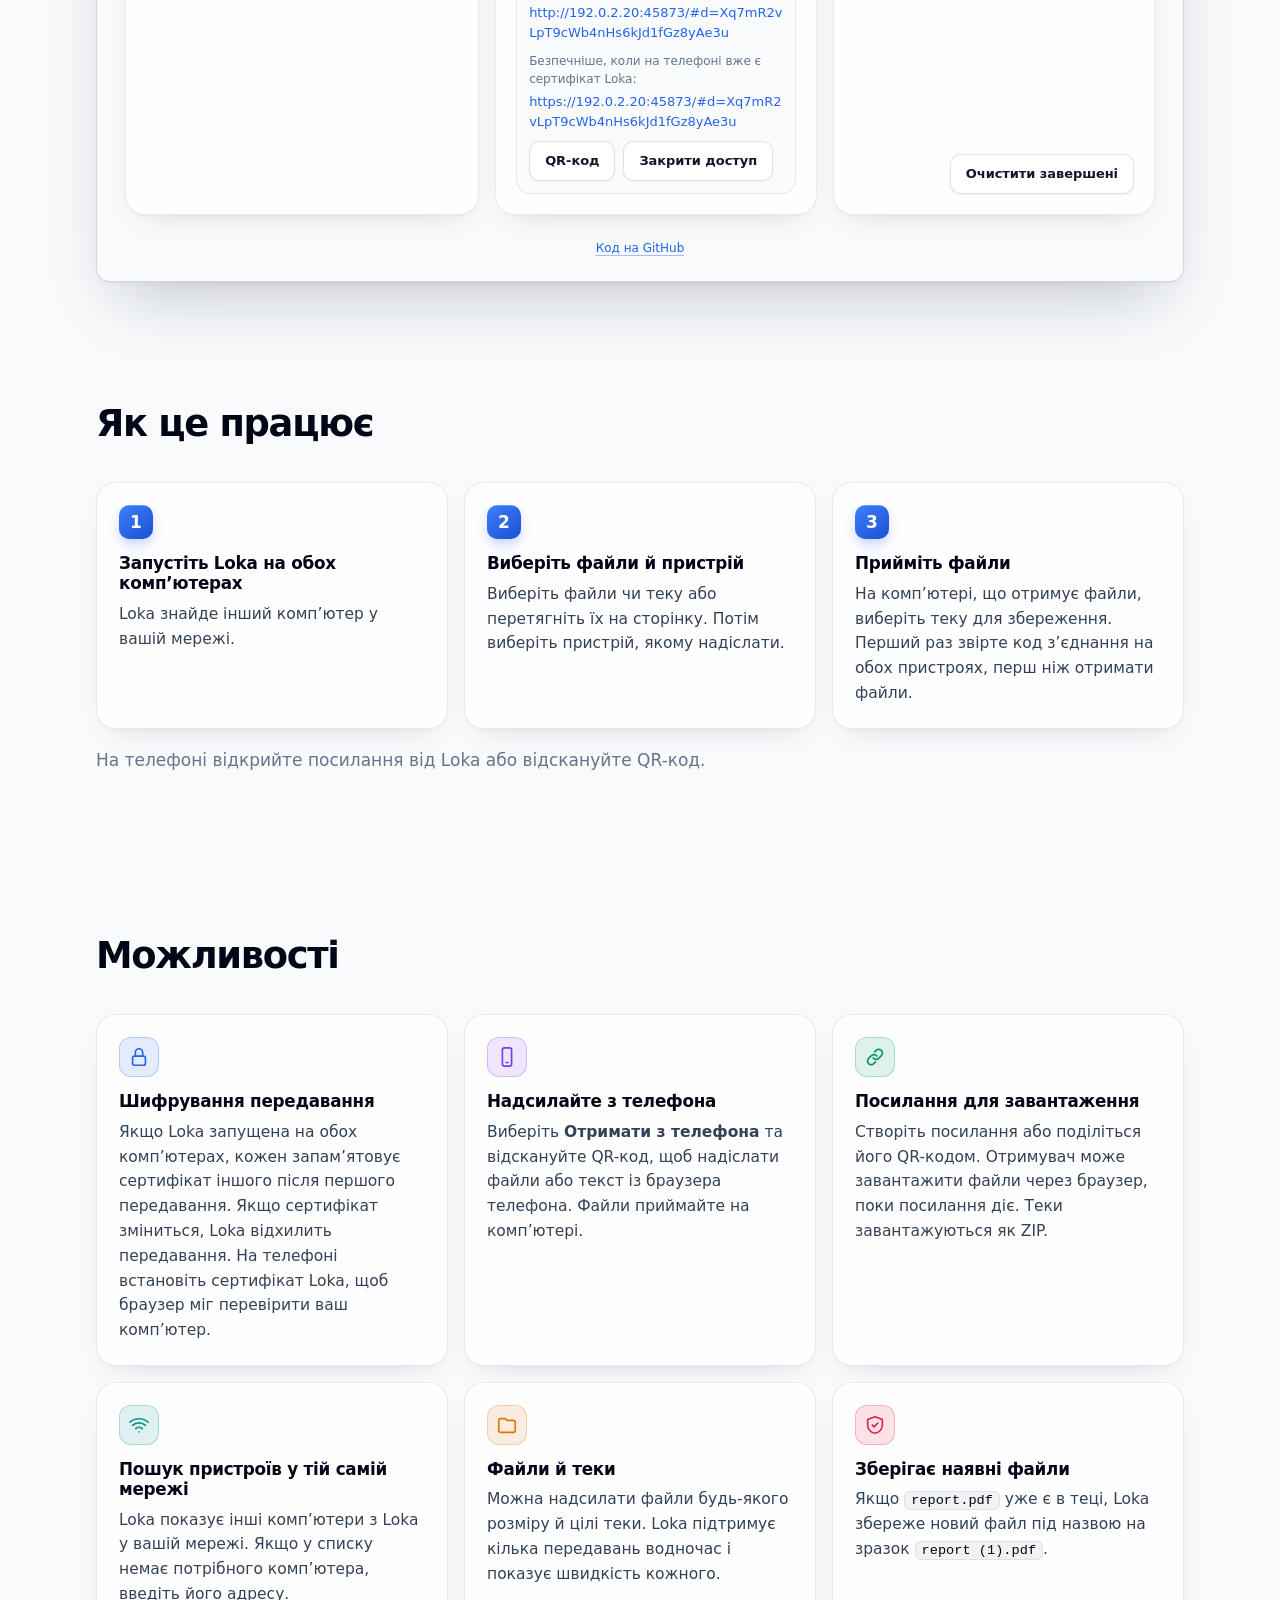
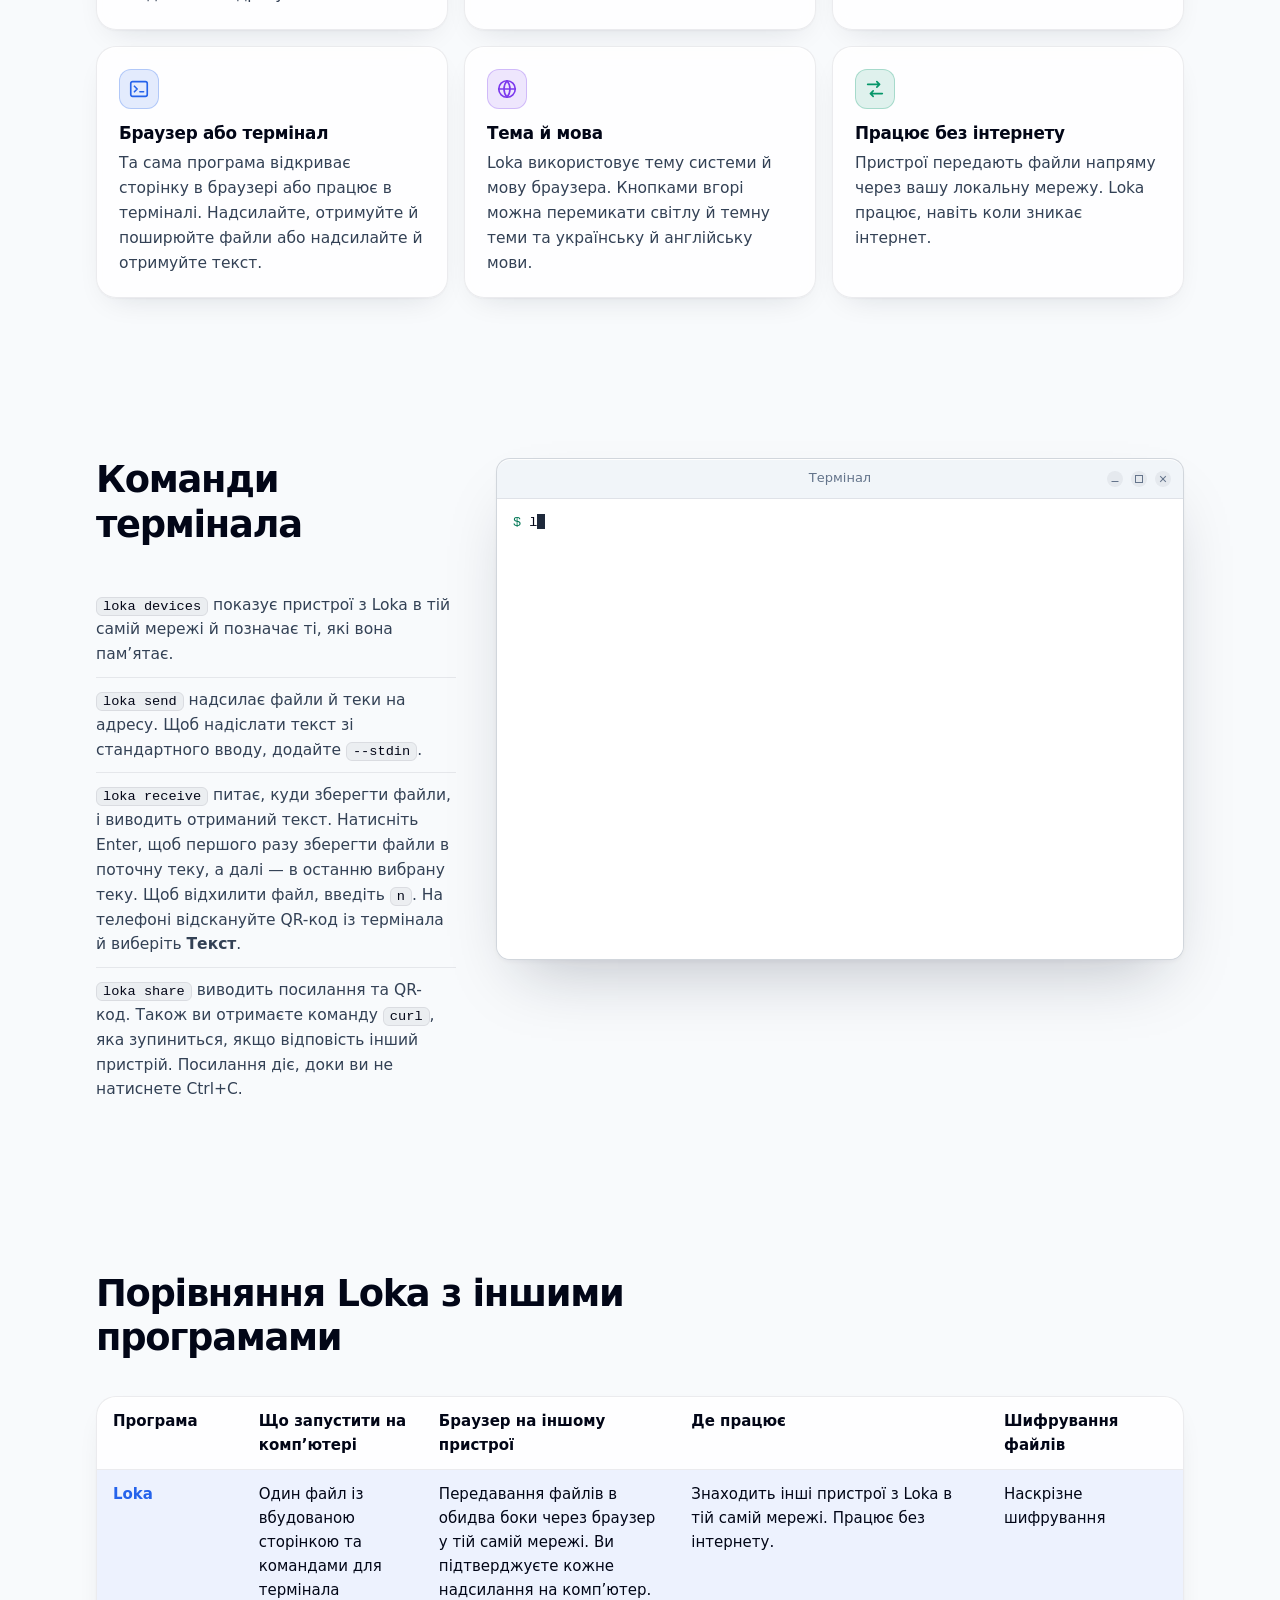
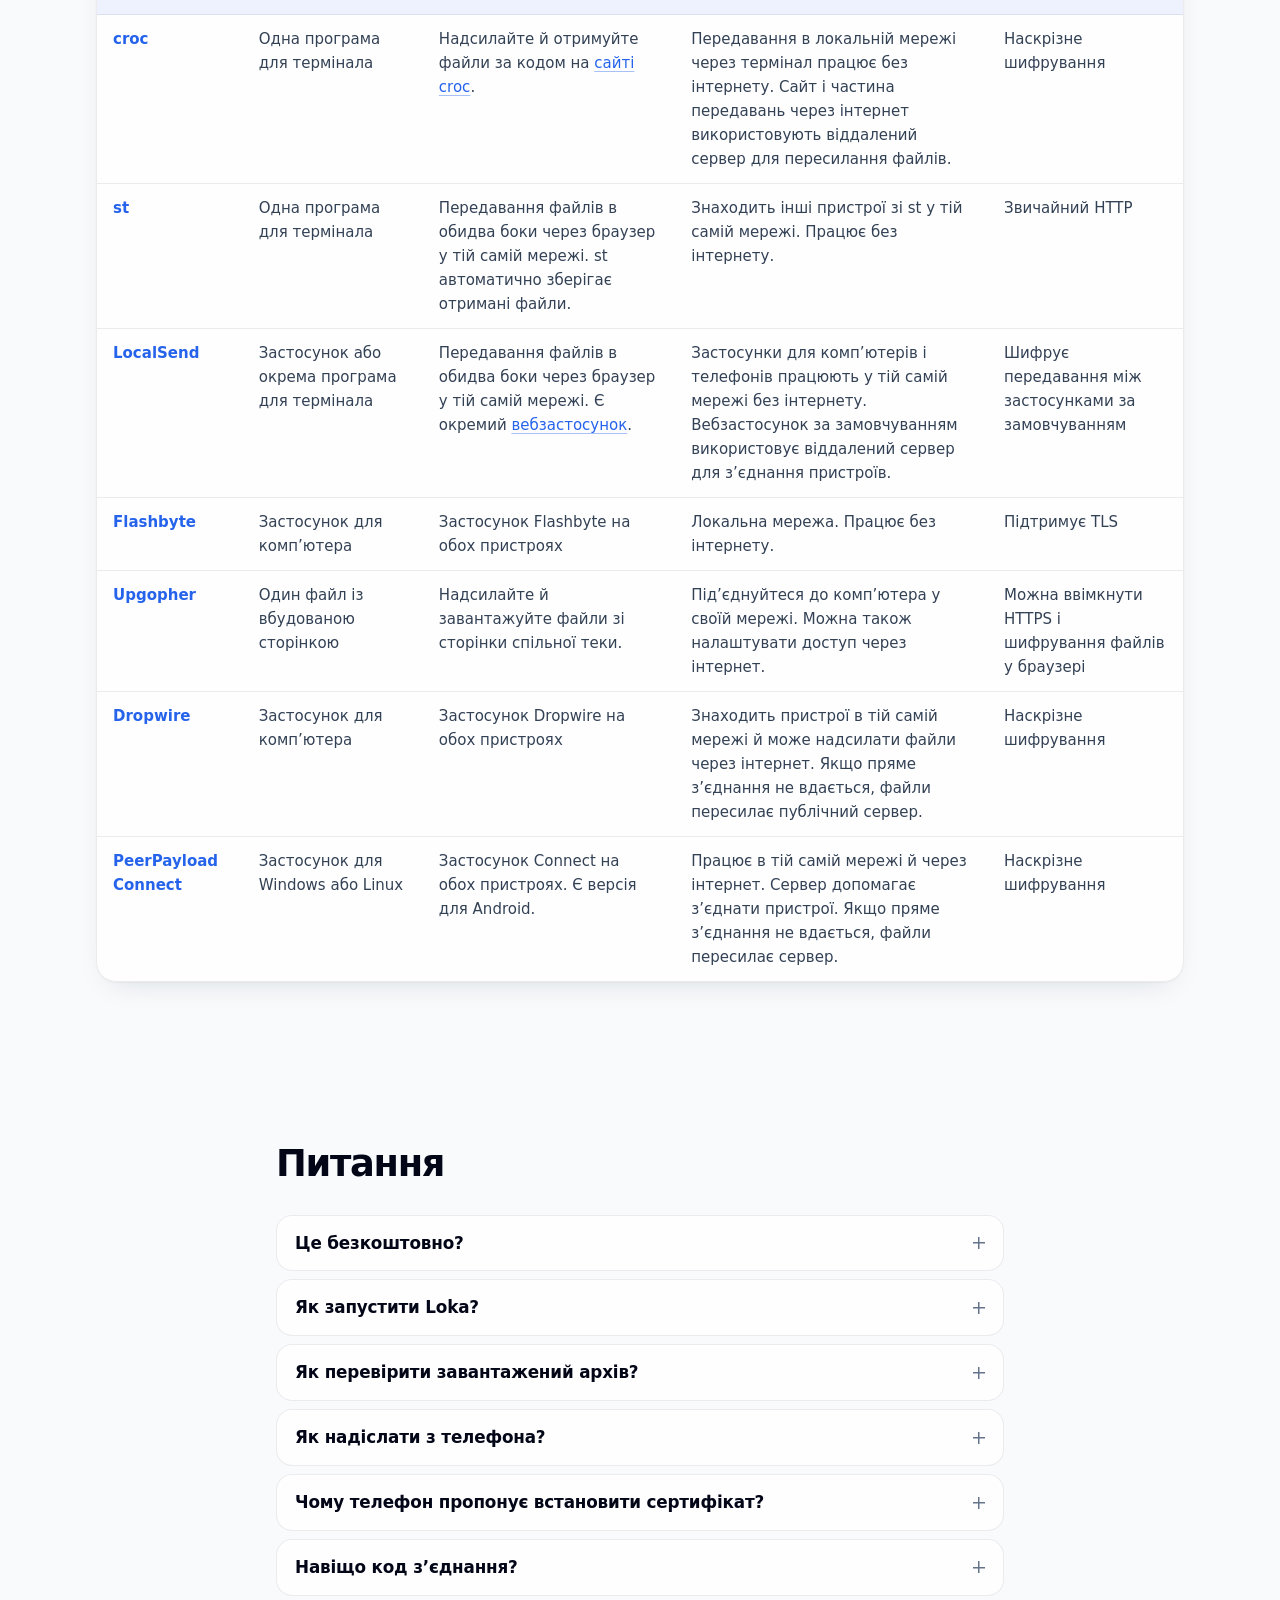
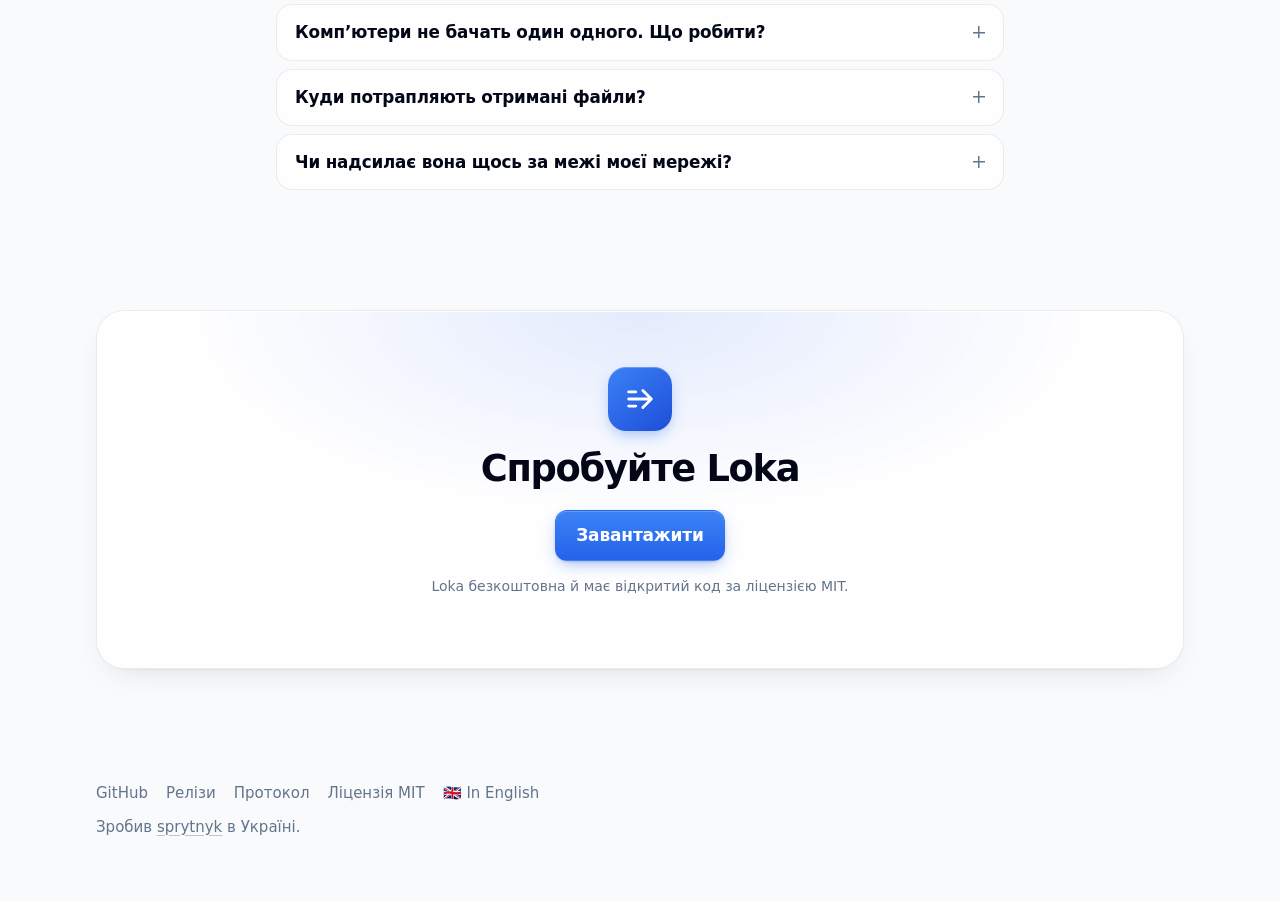
<file: docs/uk/index.html>
<!doctype html>
<html lang="uk">
  <head>
    <meta charset="utf-8" />
    <meta name="viewport" content="width=device-width, initial-scale=1" />
    <title>Loka: обмін файлами й текстом у локальній мережі</title>
    <meta name="description" content="Діліться файлами, теками й текстом у локальній мережі. Користуйтеся браузером або терміналом. Loka працює в Linux, Windows і macOS." />
    <link rel="icon" href="../assets/icon.svg" type="image/svg+xml" />
    <link rel="canonical" href="https://sprytnyk.github.io/loka/uk/" />
    <link rel="alternate" hreflang="en" href="https://sprytnyk.github.io/loka/" />
    <link rel="alternate" hreflang="uk" href="https://sprytnyk.github.io/loka/uk/" />
    <link rel="alternate" hreflang="x-default" href="https://sprytnyk.github.io/loka/" />
    <meta property="og:type" content="website" />
    <meta property="og:site_name" content="Loka" />
    <meta property="og:title" content="Loka: обмін файлами й текстом у локальній мережі" />
    <meta property="og:description" content="Діліться файлами, теками й текстом у локальній мережі. Користуйтеся браузером або терміналом. Loka працює в Linux, Windows і macOS." />
    <meta property="og:url" content="https://sprytnyk.github.io/loka/uk/" />
    <meta property="og:image" content="https://sprytnyk.github.io/loka/loka-uk.png" />
    <meta property="og:image:width" content="1200" />
    <meta property="og:image:height" content="630" />
    <meta property="og:locale" content="uk_UA" />
    <meta property="og:locale:alternate" content="en_GB" />
    <meta name="twitter:card" content="summary_large_image" />
    <script type="application/ld+json">
      {
        "@context": "https://schema.org",
        "@type": "SoftwareApplication",
        "name": "Loka",
        "description": "Діліться файлами, теками й текстом у локальній мережі. Користуйтеся браузером або терміналом. Loka працює в Linux, Windows і macOS.",
        "applicationCategory": "UtilitiesApplication",
        "operatingSystem": "Linux, Windows, macOS",
        "url": "https://sprytnyk.github.io/loka/uk/",
        "downloadUrl": "https://github.com/sprytnyk/loka/releases/latest",
        "codeRepository": "https://github.com/sprytnyk/loka",
        "license": "https://opensource.org/license/mit",
        "inLanguage": ["en", "uk"],
        "screenshot": "https://sprytnyk.github.io/loka/loka-uk.png",
        "offers": { "@type": "Offer", "price": "0", "priceCurrency": "USD" }
      }
    </script>
    <script>
      try {
        const theme = localStorage.getItem("loka-site-theme");
        if (theme === "light" || theme === "dark") document.documentElement.dataset.theme = theme;
      } catch {
        // Use the system theme when storage is unavailable.
      }
    </script>
    <link rel="stylesheet" href="../assets/site.css?v=terminal-progress-1" />
  </head>
  <body>
    <header class="top">
      <div class="wrap">
        <a class="brand" href="./"
          ><span class="logo" aria-hidden="true"
            ><svg viewBox="0 0 24 24"><path d="M4 12h16M14 6l6 6-6 6M4 7h5M4 17h5" /></svg></span
          >Loka</a
        >
        <nav>
          <a class="optional" href="#how">Як це працює</a>
          <a class="optional" href="#features">Можливості</a>
          <a class="optional" href="#faq">Питання</a>
          <a href="https://github.com/sprytnyk/loka">GitHub</a>
        </nav>
        <div class="langs" aria-label="Мова">
          <a href="../" data-lang="en" hreflang="en" lang="en" title="In English">ENG</a>
          <span aria-current="page">UKR</span>
        </div>
        <button type="button" class="theme-toggle" data-theme-toggle="site" hidden>
          <svg class="icon sun" viewBox="0 0 24 24" aria-hidden="true"><circle cx="12" cy="12" r="4" /><path d="M12 2v2M12 20v2M4.9 4.9l1.4 1.4M17.7 17.7l1.4 1.4M2 12h2M20 12h2M4.9 19.1l1.4-1.4M17.7 6.3l1.4-1.4" /></svg><svg class="icon moon" viewBox="0 0 24 24" aria-hidden="true"><path d="M20 14.5A8 8 0 0 1 9.5 4a8 8 0 1 0 10.5 10.5z" /></svg>
        </button>
      </div>
    </header>

    <main>
      <div class="hero wrap">
        <h1>Діліться файлами й текстом у локальній мережі</h1>
        <p class="lead">
          Запустіть один файл у Linux, Windows або macOS. Loka знаходить інші комп’ютери у
          вашій мережі й передає файли, теки й текст напряму через зашифроване з’єднання.
          Надсилайте й отримуйте через браузер телефона. На комп’ютері користуйтеся
          браузером або терміналом. Передавання працює без інтернету й облікового запису.
        </p>
        <div data-downloads>
          <div class="downloads">
            <a class="button primary" href="https://github.com/sprytnyk/loka/releases/latest"
              >Завантажити</a
            >
          </div>
          <p class="download-note">Loka безкоштовна й має відкритий код за ліцензією MIT.</p>
        </div>

        <div class="browser" id="demo">
          <div class="chrome">
            <span class="address">127.0.0.1:45873</span>
            <span class="dots" aria-hidden="true"><i></i><i></i><i></i></span>
          </div>
          <div class="app" data-app role="region" aria-label="Інтерактивний приклад роботи Loka">
            <div class="m-header">
              <div class="m-brand">
                <span class="logo"><svg viewBox="0 0 24 24" aria-hidden="true"><path d="M4 12h16M14 6l6 6-6 6M4 7h5M4 17h5" /></svg></span><span class="m-name">loka</span
                ><span class="m-version" data-version>v0.3.0</span>
              </div>
              <div class="m-controls">
                <span class="m-badge">Цей пристрій: Studio Desktop</span>
                <div class="m-segment m-langs" role="group" aria-label="Мова">
                  <a href="../#demo" data-lang="en" hreflang="en" lang="en">ENG</a><span aria-current="page">UKR</span>
                </div>
                <span class="m-theme-icon" aria-hidden="true">
                  <svg class="icon sun" viewBox="0 0 24 24" aria-hidden="true"><circle cx="12" cy="12" r="4" /><path d="M12 2v2M12 20v2M4.9 4.9l1.4 1.4M17.7 17.7l1.4 1.4M2 12h2M20 12h2M4.9 19.1l1.4-1.4M17.7 6.3l1.4-1.4" /></svg><svg class="icon moon" viewBox="0 0 24 24" aria-hidden="true"><path d="M20 14.5A8 8 0 0 1 9.5 4a8 8 0 1 0 10.5 10.5z" /></svg>
                </span>
                <button type="button" class="m-round" data-demo-help aria-label="Як Loka захищає передавання" aria-haspopup="dialog">?</button>
              </div>
            </div>
            <div class="m-intro">
              <div class="m-title">Діліться файлами у своїй мережі</div>
              <p class="m-note"><svg viewBox="0 0 24 24" aria-hidden="true"><rect x="5" y="11" width="14" height="10" rx="2" /><path d="M8 11V7a4 4 0 0 1 8 0v4" /></svg><span>Передавання між пристроями з Loka шифруються. Телефонам і посиланням потрібен сертифікат Loka.</span></p>
            </div>
            <div class="m-layout">
              <div class="m-card m-choose">
                <div class="m-head">
                  <span class="m-icon"><svg viewBox="0 0 24 24" aria-hidden="true"><path d="M3 7a2 2 0 0 1 2-2h5l2 2h7a2 2 0 0 1 2 2v9a2 2 0 0 1-2 2H5a2 2 0 0 1-2-2z" /></svg></span>
                  <div class="m-h">Що надіслати</div>
                  <div class="m-segment m-kind" role="group" aria-label="Що надіслати">
                    <button type="button" data-kind="files" aria-pressed="true" aria-controls="m-files-uk">Файли</button>
                    <button type="button" data-kind="text" aria-pressed="false" aria-controls="m-text-uk">Текст</button>
                  </div>
                </div>
                <div id="m-files-uk" data-files-panel>
                  <div class="m-drop" data-drop>
                    <span class="m-drop-icon"><svg viewBox="0 0 24 24" aria-hidden="true"><path d="M12 16V4m-4 4 4-4 4 4M4 16v3a1 1 0 0 0 1 1h14a1 1 0 0 0 1-1v-3" /></svg></span>
                    <p class="m-drop-title">Перетягніть сюди файли або теку</p>
                    <div class="m-row">
                      <button type="button" class="m-btn sec" data-choose="files">Вибрати файли</button>
                      <button type="button" class="m-btn sec" data-choose="directory">Вибрати теку</button>
                    </div>
                    <p class="m-count" data-count role="status">Вибрано 2 елементи</p>
                  </div>
                  <label class="m-label" for="m-path-uk">Додати за шляхом</label>
                  <form class="m-row m-pad" data-add>
                    <input class="m-input" id="m-path-uk" placeholder="Шлях до файлу або теки" autocomplete="off" required />
                    <button type="submit" class="m-btn sec">Додати</button>
                  </form>
                  <ul class="m-list" data-selected>
                    <li><span>/home/alex/Pictures/weekend-photos</span><button type="button" class="m-btn sec small">Прибрати</button></li>
                    <li><span>/home/alex/Documents/itinerary.pdf</span><button type="button" class="m-btn sec small">Прибрати</button></li>
                  </ul>
                </div>
                <div id="m-text-uk" data-text-panel hidden>
                  <textarea class="m-text" data-text placeholder="Введіть або вставте текст" aria-label="Текст для надсилання"></textarea>
                  <div class="m-row m-text-actions">
                    <button type="button" class="m-btn sec" data-paste hidden>Вставити</button>
                    <span class="m-count" data-text-count role="status"></span>
                  </div>
                </div>
              </div>
              <div class="m-card m-device">
                <div class="m-head"><span class="m-icon"><svg viewBox="0 0 24 24" aria-hidden="true"><rect x="3" y="4" width="18" height="13" rx="2" /><path d="M8 21h8M12 17v4" /></svg></span><div class="m-h">Надіслати на пристрій</div></div>
                <div class="m-item m-peer">
                  <div><strong>Studio Laptop</strong><br /><small>192.0.2.21</small></div>
                  <button type="button" class="m-btn" data-send="Studio Laptop" data-speed="312">Надіслати</button>
                </div>
                <div class="m-item m-peer">
                  <div><strong>Living Room PC</strong><br /><small>192.0.2.22</small></div>
                  <button type="button" class="m-btn" data-send="Living Room PC" data-speed="87">Надіслати</button>
                </div>
                <form class="m-manual" data-manual>
                  <label class="m-label" for="m-address-uk">Або введіть адресу пристрою</label>
                  <div class="m-row m-pad">
                    <input class="m-input" id="m-address-uk" name="address" placeholder="Адреса пристрою" autocomplete="off" required />
                    <input class="m-input m-port" name="port" type="number" inputmode="numeric" min="1" max="65535" value="45873" aria-label="Порт пристрою" required />
                    <button type="submit" class="m-btn">Надіслати</button>
                  </div>
                </form>
              </div>
              <div class="m-card m-link">
                <div class="m-head start">
                  <span class="m-icon"><svg viewBox="0 0 24 24" aria-hidden="true"><path d="M10 13a4 4 0 0 0 6 .5l3-3a4 4 0 0 0-5.7-5.7l-1.7 1.7M14 11a4 4 0 0 0-6-.5l-3 3a4 4 0 0 0 5.7 5.7l1.7-1.7" /></svg></span>
                  <div><div class="m-h">Посилання для завантаження</div><p class="m-sub">Отримувач відкриє його в браузері.</p></div>
                </div>
                <div class="m-action"><button type="button" class="m-btn" data-create>Створити посилання</button></div>
                <div data-links>
                  <div class="m-item">
                    <small>itinerary.pdf</small>
                    <div class="m-urls">
                      <span class="url">http://192.0.2.20:45873/#d=Xq7mR2vLpT9cWb4nHs6kJd1fGz8yAe3u</span>
                      <span class="hint">Безпечніше, коли на телефоні вже є сертифікат Loka:</span>
                      <span class="url">https://192.0.2.20:45873/#d=Xq7mR2vLpT9cWb4nHs6kJd1fGz8yAe3u</span>
                    </div>
                    <div class="m-link-buttons">
                      <button type="button" class="m-btn sec" data-qr>QR-код</button>
                      <button type="button" class="m-btn sec" data-stop>Закрити доступ</button>
                    </div>
                  </div>
                </div>
              </div>
              <div class="m-card m-transfers">
                <div class="m-head">
                  <span class="m-icon"><svg viewBox="0 0 24 24" aria-hidden="true"><path d="M4 7h13m-3-3 3 3-3 3M20 17H7m3-3-3 3 3 3" /></svg></span><div class="m-h">Передавання</div>
                  <button type="button" class="m-btn sec m-phone" data-phone aria-haspopup="dialog">Отримати з телефона</button>
                </div>
                <div data-transfers>
                  <div class="m-item" data-transfer-finished="true">
                    <div class="m-row"><strong>До Studio Laptop</strong><span class="m-status">завершено · 100% · 312,4 Мбіт/с</span></div>
                    <p><small>meeting-notes.pdf</small></p>
                  </div>
                  <div class="m-item">
                    <div class="m-row"><strong>Від Living Room PC</strong><span class="m-status">отримання · 62% · 87,4 Мбіт/с</span></div>
                    <p><small>holiday-video.mp4</small></p>
                    <div class="m-bar"><i style="width: 62%"></i></div>
                    <button type="button" class="m-btn sec">Скасувати</button>
                  </div>
                </div>
                <button type="button" class="m-btn sec m-clear" data-clear-transfers>Очистити завершені</button>
              </div>
            </div>
            <p class="m-foot"><a href="https://github.com/sprytnyk/loka">Код на GitHub</a></p>
            <dialog class="m-dialog" data-demo-dialog aria-labelledby="m-dialog-title-uk">
              <h2 id="m-dialog-title-uk" data-dialog-title></h2>
              <div data-dialog-body></div>
              <form method="dialog" class="m-row"><button type="submit" class="m-btn sec" autofocus>Закрити</button></form>
            </dialog>
          </div>
        </div>
      </div>

      <section id="how">
        <div class="wrap">
          <div class="section-head">
            <h2>Як це працює</h2>
          </div>
          <div class="steps">
            <div class="card step">
              <h3>Запустіть Loka на обох комп’ютерах</h3>
              <p>Loka знайде інший комп’ютер у вашій мережі.</p>
            </div>
            <div class="card step">
              <h3>Виберіть файли й пристрій</h3>
              <p>
                Виберіть файли чи теку або перетягніть їх на сторінку. Потім виберіть пристрій,
                якому надіслати.
              </p>
            </div>
            <div class="card step">
              <h3>Прийміть файли</h3>
              <p>
                На комп’ютері, що отримує файли, виберіть теку для збереження.
                Перший раз звірте код з’єднання на обох пристроях, перш ніж отримати файли.
              </p>
            </div>
          </div>
          <p class="muted steps-note">На телефоні відкрийте посилання від Loka або відскануйте QR-код.</p>
        </div>
      </section>

      <section id="features">
        <div class="wrap">
          <div class="section-head">
            <h2>Можливості</h2>
          </div>
          <div class="features">
            <div class="card">
              <span class="tile" style="--tint: var(--icon-blue)"
                ><svg class="icon" viewBox="0 0 24 24" aria-hidden="true">
                  <rect x="5" y="11" width="14" height="10" rx="2" />
                  <path d="M8 11V7a4 4 0 0 1 8 0v4" /></svg
              ></span>
              <h3>Шифрування передавання</h3>
              <p>
                Якщо Loka запущена на обох комп’ютерах, кожен запам’ятовує сертифікат іншого
                після першого передавання. Якщо сертифікат зміниться, Loka відхилить
                передавання. На телефоні встановіть сертифікат Loka, щоб браузер міг
                перевірити ваш комп’ютер.
              </p>
            </div>
            <div class="card">
              <span class="tile" style="--tint: var(--icon-violet)"
                ><svg class="icon" viewBox="0 0 24 24" aria-hidden="true">
                  <rect x="7" y="2" width="10" height="20" rx="2" />
                  <path d="M11 18h2" /></svg
              ></span>
              <h3>Надсилайте з телефона</h3>
              <p>
                Виберіть <strong>Отримати з телефона</strong> та відскануйте QR-код, щоб
                надіслати файли або текст із браузера телефона. Файли приймайте на комп’ютері.
              </p>
            </div>
            <div class="card">
              <span class="tile" style="--tint: var(--icon-green)"
                ><svg class="icon" viewBox="0 0 24 24" aria-hidden="true">
                  <path
                    d="M10 13a4 4 0 0 0 6 .5l3-3a4 4 0 0 0-5.7-5.7l-1.7 1.7M14 11a4 4 0 0 0-6-.5l-3 3a4 4 0 0 0 5.7 5.7l1.7-1.7"
                  /></svg
              ></span>
              <h3>Посилання для завантаження</h3>
              <p>
                Створіть посилання або поділіться його QR-кодом. Отримувач може завантажити
                файли через браузер, поки посилання діє. Теки завантажуються як ZIP.
              </p>
            </div>
            <div class="card">
              <span class="tile" style="--tint: var(--icon-teal)"
                ><svg class="icon" viewBox="0 0 24 24" aria-hidden="true">
                  <path d="M5 12.5a10 10 0 0 1 14 0M8.5 16a5 5 0 0 1 7 0M2 9a15 15 0 0 1 20 0" />
                  <path d="M12 19.5h.01" /></svg
              ></span>
              <h3>Пошук пристроїв у тій самій мережі</h3>
              <p>
                Loka показує інші комп’ютери з Loka у вашій мережі. Якщо у списку немає
                потрібного комп’ютера, введіть його адресу.
              </p>
            </div>
            <div class="card">
              <span class="tile" style="--tint: var(--icon-amber)"
                ><svg class="icon" viewBox="0 0 24 24" aria-hidden="true">
                  <path
                    d="M3 7a2 2 0 0 1 2-2h5l2 2h7a2 2 0 0 1 2 2v9a2 2 0 0 1-2 2H5a2 2 0 0 1-2-2z"
                  /></svg
              ></span>
              <h3>Файли й теки</h3>
              <p>
                Можна надсилати файли будь-якого розміру й цілі теки. Loka підтримує кілька
                передавань водночас і показує швидкість кожного.
              </p>
            </div>
            <div class="card">
              <span class="tile" style="--tint: var(--icon-rose)"
                ><svg class="icon" viewBox="0 0 24 24" aria-hidden="true">
                  <path d="M12 3l8 3v6c0 4.5-3.4 8.3-8 9-4.6-.7-8-4.5-8-9V6z" />
                  <path d="M9 12l2 2 4-4" /></svg
              ></span>
              <h3>Зберігає наявні файли</h3>
              <p>
                Якщо <code>report.pdf</code> уже є в теці, Loka збереже новий файл під
                назвою на зразок <code>report (1).pdf</code>.
              </p>
            </div>
            <div class="card">
              <span class="tile" style="--tint: var(--icon-blue)"
                ><svg class="icon" viewBox="0 0 24 24" aria-hidden="true">
                  <rect x="3" y="4" width="18" height="16" rx="2" />
                  <path d="M7 9l3 3-3 3M13 15h4" /></svg
              ></span>
              <h3>Браузер або термінал</h3>
              <p>
                Та сама програма відкриває сторінку в браузері або працює в терміналі.
                Надсилайте, отримуйте й поширюйте файли або надсилайте й отримуйте текст.
              </p>
            </div>
            <div class="card">
              <span class="tile" style="--tint: var(--icon-violet)"
                ><svg class="icon" viewBox="0 0 24 24" aria-hidden="true">
                  <circle cx="12" cy="12" r="9" />
                  <path d="M3 12h18M12 3a14 14 0 0 1 0 18M12 3a14 14 0 0 0 0 18" /></svg
              ></span>
              <h3>Тема й мова</h3>
              <p>
                Loka використовує тему системи й мову браузера. Кнопками вгорі можна
                перемикати світлу й темну теми та українську й англійську мови.
              </p>
            </div>
            <div class="card">
              <span class="tile" style="--tint: var(--icon-green)"><svg class="icon" viewBox="0 0 24 24" aria-hidden="true"><path d="M4 7h13m-3-3 3 3-3 3M20 17H7m3-3-3 3 3 3" /></svg></span>
              <h3>Працює без інтернету</h3>
              <p>Пристрої передають файли напряму через вашу локальну мережу. Loka працює, навіть коли зникає інтернет.</p>
            </div>
          </div>
        </div>
      </section>

      <section id="terminal">
        <div class="wrap cli">
          <div>
            <div class="section-head">
              <h2>Команди термінала</h2>
            </div>
            <ul>
              <li><code>loka devices</code> показує пристрої з Loka в тій самій мережі й позначає ті, які вона пам’ятає.</li>
              <li>
                <code>loka send</code> надсилає файли й теки на адресу.
                Щоб надіслати текст зі стандартного вводу, додайте <code>--stdin</code>.
              </li>
              <li>
                <code>loka receive</code> питає, куди зберегти файли, і виводить отриманий текст.
                Натисніть Enter, щоб першого разу зберегти файли в поточну теку, а далі — в останню вибрану теку.
                Щоб відхилити файл, введіть <code>n</code>.
                На телефоні відскануйте QR-код із термінала й виберіть <strong>Текст</strong>.
              </li>
              <li>
                <code>loka share</code> виводить посилання та QR-код. Також ви отримаєте
                команду <code>curl</code>, яка зупиниться, якщо відповість інший пристрій.
                Посилання діє, доки ви не натиснете Ctrl+C.
              </li>
            </ul>
          </div>
          <div class="terminal">
            <div class="chrome">
              <span>Термінал</span>
              <span class="dots" aria-hidden="true"><i></i><i></i><i></i></span>
            </div>
            <div class="screen" data-terminal aria-label="Loka в терміналі показує пристрої, надсилає файл і ділиться посиланням"></div>
          </div>
        </div>
      </section>

      <section id="compare">
        <div class="wrap">
          <div class="section-head">
            <h2 id="compare-heading">Порівняння Loka з іншими програмами</h2>
          </div>
          <div class="compare" role="region" aria-labelledby="compare-heading" tabindex="0">
            <table>
              <thead>
                <tr>
                  <th scope="col">Програма</th>
                  <th scope="col">Що запустити на комп’ютері</th>
                  <th scope="col">Браузер на іншому пристрої</th>
                  <th scope="col">Де працює</th>
                  <th scope="col">Шифрування файлів</th>
                </tr>
              </thead>
              <tbody>
                <tr>
                  <th scope="row"><a href="https://github.com/sprytnyk/loka/releases/latest">Loka</a></th>
                  <td>Один файл із вбудованою сторінкою та командами для термінала</td>
                  <td>Передавання файлів в обидва боки через браузер у тій самій мережі. Ви підтверджуєте кожне надсилання на комп’ютер.</td>
                  <td>Знаходить інші пристрої з Loka в тій самій мережі. Працює без інтернету.</td>
                  <td>Наскрізне шифрування</td>
                </tr>
                <tr>
                  <th scope="row"><a href="https://github.com/schollz/croc">croc</a></th>
                  <td>Одна програма для термінала</td>
                  <td>Надсилайте й отримуйте файли за кодом на <a href="https://getcroc.com/">сайті croc</a>.</td>
                  <td>Передавання в локальній мережі через термінал працює без інтернету. Сайт і частина передавань через інтернет використовують віддалений сервер для пересилання файлів.</td>
                  <td>Наскрізне шифрування</td>
                </tr>
                <tr>
                  <th scope="row"><a href="https://github.com/chyok/st">st</a></th>
                  <td>Одна програма для термінала</td>
                  <td>Передавання файлів в обидва боки через браузер у тій самій мережі. st автоматично зберігає отримані файли.</td>
                  <td>Знаходить інші пристрої зі st у тій самій мережі. Працює без інтернету.</td>
                  <td>Звичайний HTTP</td>
                </tr>
                <tr>
                  <th scope="row"><a href="https://localsend.org/">LocalSend</a></th>
                  <td>Застосунок або окрема програма для термінала</td>
                  <td>Передавання файлів в обидва боки через браузер у тій самій мережі. Є окремий <a href="https://github.com/localsend/web">вебзастосунок</a>.</td>
                  <td>Застосунки для комп’ютерів і телефонів працюють у тій самій мережі без інтернету. Вебзастосунок за замовчуванням використовує віддалений сервер для з’єднання пристроїв.</td>
                  <td>Шифрує передавання між застосунками за замовчуванням</td>
                </tr>
                <tr>
                  <th scope="row"><a href="https://github.com/iamsami101/Flashbyte">Flashbyte</a></th>
                  <td>Застосунок для комп’ютера</td>
                  <td>Застосунок Flashbyte на обох пристроях</td>
                  <td>Локальна мережа. Працює без інтернету.</td>
                  <td>Підтримує TLS</td>
                </tr>
                <tr>
                  <th scope="row"><a href="https://wanetty.github.io/upgopher/">Upgopher</a></th>
                  <td>Один файл із вбудованою сторінкою</td>
                  <td>Надсилайте й завантажуйте файли зі сторінки спільної теки.</td>
                  <td>Під’єднуйтеся до комп’ютера у своїй мережі. Можна також налаштувати доступ через інтернет.</td>
                  <td>Можна ввімкнути HTTPS і шифрування файлів у браузері</td>
                </tr>
                <tr>
                  <th scope="row"><a href="https://muhamadjawdatsalemalakoum.github.io/dropwire/">Dropwire</a></th>
                  <td>Застосунок для комп’ютера</td>
                  <td>Застосунок Dropwire на обох пристроях</td>
                  <td>Знаходить пристрої в тій самій мережі й може надсилати файли через інтернет. Якщо пряме з’єднання не вдається, файли пересилає публічний сервер.</td>
                  <td>Наскрізне шифрування</td>
                </tr>
                <tr>
                  <th scope="row"><a href="https://github.com/Aditya-Karn234/PeerPayload">PeerPayload Connect</a></th>
                  <td>Застосунок для Windows або Linux</td>
                  <td>Застосунок Connect на обох пристроях. Є версія для Android.</td>
                  <td>Працює в тій самій мережі й через інтернет. Сервер допомагає з’єднати пристрої. Якщо пряме з’єднання не вдається, файли пересилає сервер.</td>
                  <td>Наскрізне шифрування</td>
                </tr>
              </tbody>
            </table>
          </div>
        </div>
      </section>

      <section id="faq">
        <div class="wrap faq">
          <h2>Питання</h2>
          <details>
            <summary>Це безкоштовно?</summary>
            <div>
              <p>
                Loka безкоштовна. Код і ліцензію MIT можна знайти
                <a href="https://github.com/sprytnyk/loka">на GitHub</a>.
              </p>
            </div>
          </details>
          <details>
            <summary>Як запустити Loka?</summary>
            <div>
              <p>
                Завантажте архів для свого комп’ютера з
                <a href="https://github.com/sprytnyk/loka/releases/latest">Releases</a> і
                розпакуйте його. У Windows двічі клацніть <code>loka.exe</code>. У Linux або
                macOS запустіть <code>./loka</code> з розпакованої теки. Щоб запускати Loka
                в терміналі з будь-якої теки, покладіть файл у теку з <code>PATH</code>.
              </p>
              <p>
                Якщо macOS блокує Loka через невідомого розробника, виконайте цю команду
                один раз із розпакованої теки.
              </p>
              <pre>xattr -d com.apple.quarantine loka</pre>
              <p>
                Якщо у вас є Go, можна також виконати
                <code>go install github.com/sprytnyk/loka@latest</code>.
              </p>
            </div>
          </details>
          <details>
            <summary>Як перевірити завантажений архів?</summary>
            <div>
              <p>
                Покладіть <code>SHA256SUMS</code> і <code>SHA256SUMS.asc</code> з релізу поруч
                з архівом. Виконайте цю команду, щоб перевірити архів.
              </p>
              <pre>gpg --verify SHA256SUMS.asc SHA256SUMS && sha256sum --ignore-missing -c SHA256SUMS</pre>
            </div>
          </details>
          <details>
            <summary>Як надіслати з телефона?</summary>
            <div>
              <p>
                На комп’ютері виберіть <strong>Отримати з телефона</strong>. Відскануйте QR-код
                камерою телефона. Виберіть файли чи теку й надішліть їх. Комп’ютер попросить
                прийняти файли. На iPhone та iPad вибирайте файли, бо їхні браузери не дають
                вибрати теку.
              </p>
              <p>
                Щоб надіслати повідомлення, виберіть <strong>Текст</strong> і вставте його.
                Якщо Loka показує кілька QR-кодів, виберіть код для мережі телефона.
              </p>
            </div>
          </details>
          <details>
            <summary>Чому телефон пропонує встановити сертифікат?</summary>
            <div>
              <p>
                Сертифікат дає браузеру телефона змогу перевірити, який комп’ютер відповів.
                Встановіть його один раз, щоб відкривати Loka через HTTPS без попередження.
                Якщо пропустите цей крок, Loka все одно шифруватиме з’єднання. Браузер
                попередить, що не може перевірити пристрій.
              </p>
              <p>
                Сертифікат діє лише для локальних адрес, тож його не можна використати, щоб
                видати себе за вебсайт. Loka не змінює довірені сертифікати на комп’ютері.
                У <a href="https://github.com/sprytnyk/loka#safety">README</a> є кроки для
                перевірки відбитка перед встановленням.
              </p>
            </div>
          </details>
          <details>
            <summary>Навіщо код з’єднання?</summary>
            <div>
              <p>
                Під час першого з’єднання обидва комп’ютери з Loka показують шестизначний
                код. Звірте коди, перш ніж отримати файли. Якщо коди різні, між пристроями
                може бути посередник. Після першого передавання Loka запам’ятовує сертифікат
                іншого пристрою й відхиляє передавання, якщо він зміниться. На телефоні
                браузер перевіряє комп’ютер за встановленим сертифікатом Loka.
              </p>
            </div>
          </details>
          <details>
            <summary>Комп’ютери не бачать один одного. Що робити?</summary>
            <div>
              <p>
                Деякі мережі Wi-Fi, часто гостьові, блокують з’єднання між пристроями.
                Спробуйте іншу мережу або введіть адресу й порт іншого комп’ютера вручну. На
                Windows дозвольте Loka доступ через брандмауер, коли він спитає. Якщо порт
                за замовчуванням зайнятий, запустіть <code>loka --port 0</code>, щоб Loka
                сама вибрала вільний порт. Можна також вказати порт вручну, наприклад
                <code>loka --port 45000</code>.
              </p>
            </div>
          </details>
          <details>
            <summary>Куди потрапляють отримані файли?</summary>
            <div>
              <p>
                Loka зберігає файли в теці, яку ви вибираєте під час приймання. До завершення
                передавання файли лежать у прихованій теці. Якщо назва вже зайнята, Loka
                додає номер до назви нового файла. Якщо передавання не вдалося, Loka
                видаляє тимчасові файли. Вона пам’ятає останню теку, доки працює.
              </p>
            </div>
          </details>
          <details>
            <summary>Чи надсилає вона щось за межі моєї мережі?</summary>
            <div>
              <p>
                Файли йдуть напряму між пристроями у вашій мережі. Loka не стежить за вами.
                Вона відкриває сторінку за адресою <code>http://127.0.0.1</code>, яка працює
                лише на вашому комп’ютері. У
                <a href="https://github.com/sprytnyk/loka/blob/main/PROTOCOL.md">PROTOCOL.md</a>
                описано, як пристрої з’єднуються й передають файли.
              </p>
            </div>
          </details>
        </div>
      </section>

      <section class="cta">
        <div class="wrap">
          <span class="logo" aria-hidden="true"
            ><svg viewBox="0 0 24 24"><path d="M4 12h16M14 6l6 6-6 6M4 7h5M4 17h5" /></svg
          ></span>
          <h2>Спробуйте Loka</h2>
          <div data-downloads>
            <div class="downloads">
              <a class="button primary" href="https://github.com/sprytnyk/loka/releases/latest"
                >Завантажити</a
              >
            </div>
            <p class="download-note">Loka безкоштовна й має відкритий код за ліцензією MIT.</p>
          </div>
        </div>
      </section>
    </main>

    <footer>
      <div class="wrap">
        <div class="links">
          <a href="https://github.com/sprytnyk/loka">GitHub</a>
          <a href="https://github.com/sprytnyk/loka/releases">Релізи</a>
          <a href="https://github.com/sprytnyk/loka/blob/main/PROTOCOL.md">Протокол</a>
          <a href="https://github.com/sprytnyk/loka/blob/main/LICENSE">Ліцензія MIT</a>
          <a href="../" data-lang="en" hreflang="en" lang="en"><span aria-hidden="true">🇬🇧</span> In English</a>
        </div>
        <p>Зробив <a href="https://sprytnyk.dev">sprytnyk</a> в Україні.</p>
      </div>
    </footer>

    <script src="../assets/site.js?v=terminal-progress-1"></script>
  </body>
</html>
</file>
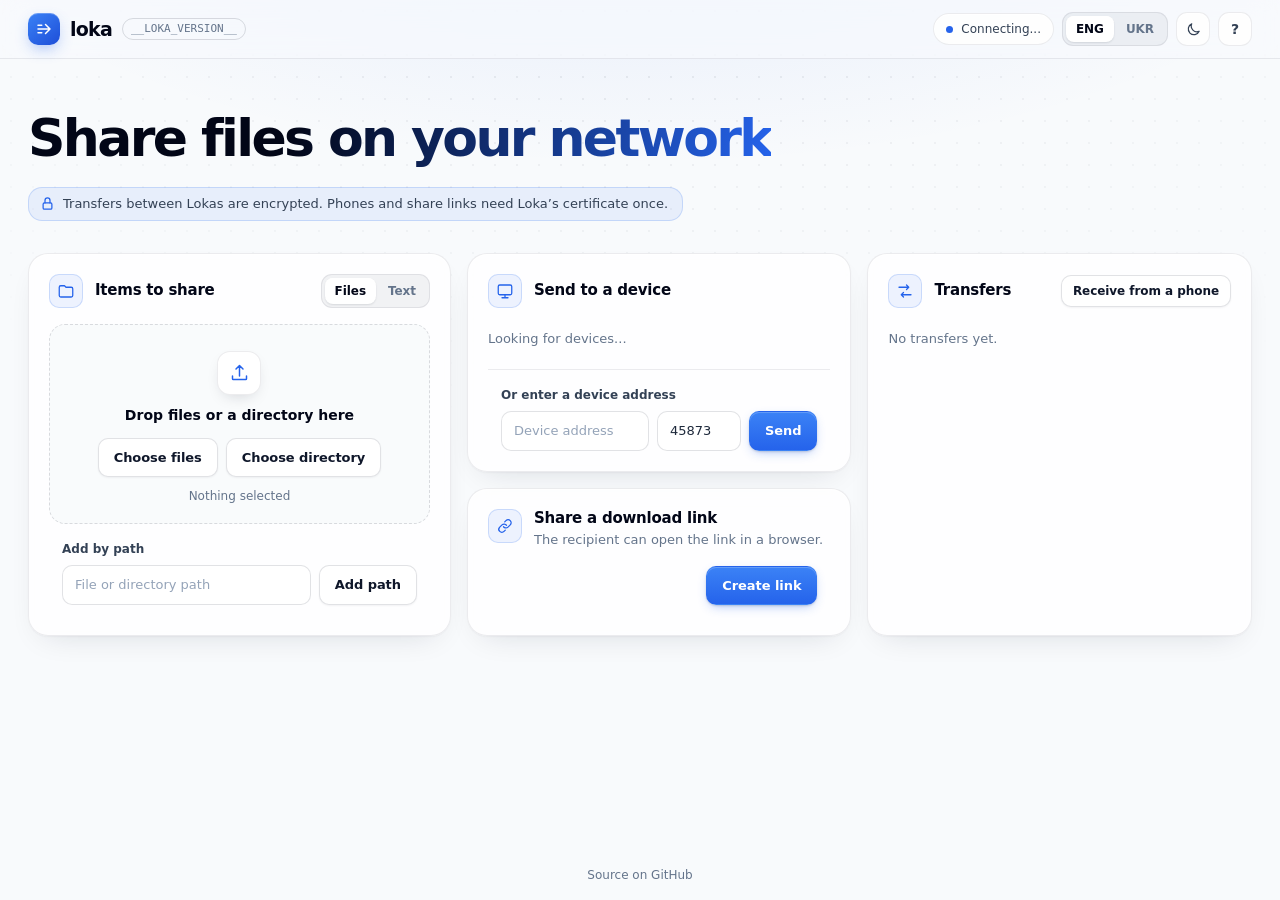
<file: internal/server/index.html>
<!doctype html>
<html lang="en" data-mode="__LOKA_MODE__">
<head>
<meta charset="utf-8">
<meta name="viewport" content="width=device-width,initial-scale=1">
<title>Loka local file sharing</title>
<script>
// Set the theme before the page is drawn, so it does not flash.
(() => {
  let theme;
  try {
    theme = localStorage.getItem('loka-theme');
  } catch {}
  if (theme !== 'light' && theme !== 'dark') {
    try {
      theme = window.matchMedia?.('(prefers-color-scheme: dark)')?.matches ? 'dark' : 'light';
    } catch {
      theme = 'light';
    }
  }
  document.documentElement.dataset.theme = theme;
  // A download link opened over HTTPS shows the download, and a text link
  // the text. The server sends the phone page there, as the link's token
  // never reaches it.
  const shared = new URLSearchParams(location.hash.slice(1));
  if (location.protocol === 'https:' && shared.has('d')) document.documentElement.dataset.mode = 'check';
  else if (location.protocol === 'https:' && shared.has('t')) document.documentElement.dataset.mode = 'text';
})();
</script>
<style>
/* Modern theme: soft glow behind the page, glassy cards, a sticky header.
   The colours are Loka's own blue and slate. */
:root{color-scheme:light;--bg:#f8fafc;--glow:#2563eb1f;--dots:#0f172a14;--ink:#1e293b;--strong:#020617;--muted:#64748b;--label:#334155;--line:#0f172a14;--line-strong:#0f172a24;--card:#ffffffcc;--solid:#fff;--highlight:inset 0 1px 0 #ffffffe6;--shadow:0 1px 2px #0f172a0a,0 12px 32px -16px #0f172a29;--field:#fff;--field-line:#0f172a1f;--placeholder:#94a3b8;--accent:#2563eb;--accent-top:#3b82f6;--accent-glow:#2563eb73;--ring:#2563eb40;--secondary:#fff;--secondary-hover:#f1f5f9;--secondary-ink:#0f172a;--segment:#0f172a0d;--segment-on:#fff;--soft:#2563eb14;--soft-line:#2563eb2e;--icon:#2563eb;--item:#f8fafccc;--notice:#b45309;--message:#fffbeb;--message-line:#fde68a;--message-ink:#92400e;--link:#2563eb;--dot:#2563eb;--header:#f8fafcb3;--title:linear-gradient(100deg,#020617 35%,#2563eb);--backdrop:#0f172a4d;--dialog-shadow:0 32px 64px -16px #0f172a40;--row-padding:12px;--action-inset:calc(var(--row-padding) + 1px)}
:root[data-theme=dark]{color-scheme:dark;--bg:#020617;--glow:#3b82f62e;--dots:#94a3b81a;--ink:#cbd5e1;--strong:#f8fafc;--muted:#94a3b8;--label:#cbd5e1;--line:#94a3b81f;--line-strong:#94a3b838;--card:#0f172a99;--solid:#0f172a;--highlight:inset 0 1px 0 #ffffff0a;--shadow:0 12px 40px -16px #000c;--field:#02061799;--field-line:#94a3b82e;--placeholder:#64748b;--accent:#2563eb;--accent-top:#3b82f6;--accent-glow:#3b82f666;--ring:#60a5fa59;--secondary:#1e293b99;--secondary-hover:#334155b3;--secondary-ink:#f1f5f9;--segment:#1e293b99;--segment-on:#334155;--soft:#3b82f61f;--soft-line:#60a5fa40;--icon:#93c5fd;--item:#1e293b66;--notice:#fbbf24;--message:#78350f40;--message-line:#fbbf244d;--message-ink:#fcd34d;--link:#93c5fd;--dot:#60a5fa;--header:#020617a6;--title:linear-gradient(100deg,#f8fafc 35%,#93c5fd);--backdrop:#020617b3;--dialog-shadow:0 32px 64px -16px #000}
*{box-sizing:border-box;scrollbar-width:thin;scrollbar-color:var(--line-strong) transparent}
::selection{background:var(--soft-line)}
body{margin:0;background:radial-gradient(70rem 32rem at 50% -12rem,var(--glow),transparent 70%) no-repeat,var(--bg);color:var(--ink);font:15px/1.5 "Inter var",Inter,ui-sans-serif,system-ui,-apple-system,BlinkMacSystemFont,"Segoe UI",sans-serif;font-feature-settings:"cv11","ss01";-webkit-font-smoothing:antialiased;-moz-osx-font-smoothing:grayscale}
/* A faint dot grid that fades out down the page. */
body:before{content:"";position:fixed;inset:0;z-index:-1;pointer-events:none;background:radial-gradient(var(--dots) 1px,transparent 1px) 0 0/22px 22px;-webkit-mask-image:radial-gradient(ellipse 80% 50% at 50% 0,#000,transparent);mask-image:radial-gradient(ellipse 80% 50% at 50% 0,#000,transparent)}
main{display:flex;flex-direction:column;min-height:100vh;min-height:100dvh;max-width:1360px;margin:auto;padding:0 28px 16px}
header{position:sticky;top:0;z-index:10;flex:none;display:flex;align-items:center;justify-content:space-between;gap:12px 20px;margin:0 -28px;padding:12px 28px;background:var(--header);border-bottom:1px solid var(--line);-webkit-backdrop-filter:saturate(180%) blur(14px);backdrop-filter:saturate(180%) blur(14px)}
.brand{display:flex;align-items:center;gap:10px}.logo{display:grid;place-items:center;width:32px;height:32px;border-radius:10px;background:linear-gradient(140deg,var(--accent-top),#1d4ed8);color:#fff;box-shadow:0 6px 16px -4px var(--accent-glow),inset 0 1px 0 #ffffff40}.logo svg{width:18px;height:18px;stroke-width:2}
svg{width:21px;height:21px;fill:none;stroke:currentColor;stroke-width:1.7;stroke-linecap:round;stroke-linejoin:round}
.brand-name{font-size:19px;letter-spacing:-.04em;font-weight:700;color:var(--strong)}.brand-version{padding:1px 8px;border:1px solid var(--line-strong);border-radius:99px;color:var(--muted);font:500 11px/1.6 ui-monospace,SFMono-Regular,Menlo,monospace}
.controls{display:flex;align-items:center;gap:8px;min-width:0}
.device-badge{display:flex;align-items:center;gap:8px;min-width:0;background:var(--card);border:1px solid var(--line);border-radius:99px;padding:6px 12px;font-size:12px;font-weight:500;color:var(--label);overflow-wrap:anywhere;box-shadow:var(--highlight)}.device-badge:before{content:"";width:7px;height:7px;flex:none;border-radius:50%;background:var(--dot);animation:pulse 2.4s ease-out infinite}
@keyframes pulse{0%{box-shadow:0 0 0 0 var(--accent-glow)}70%,100%{box-shadow:0 0 0 7px transparent}}
.languages,.kind-switch{display:flex;flex:none;gap:2px;padding:3px;background:var(--segment);border:1px solid var(--line);border-radius:11px}:is(.languages,.kind-switch) button{padding:4px 10px;border:0;border-radius:8px;background:none;color:var(--muted);font-size:12px;font-weight:600;box-shadow:none}:is(.languages,.kind-switch) button:hover{background:none;color:var(--strong);filter:none}:is(.languages,.kind-switch) button[aria-pressed=true]{background:var(--segment-on);color:var(--strong);box-shadow:0 1px 2px #0f172a1f,var(--highlight);cursor:default}
#theme,#help{display:grid;place-items:center;flex:none;width:34px;height:34px;padding:0;border:1px solid var(--line);border-radius:11px;background:var(--card);color:var(--label);box-shadow:var(--highlight)}#theme:hover,#help:hover{background:var(--secondary-hover);color:var(--strong);filter:none}#theme svg{width:17px;height:17px}#help{font-size:14px;font-weight:650}
[data-theme=light] .sun,[data-theme=dark] .moon{display:none}
.intro{flex:none;padding:52px 0 32px}h1{display:inline-block;margin:0;padding-bottom:.08em;background:var(--title);-webkit-background-clip:text;background-clip:text;color:transparent;font-size:clamp(32px,4.4vw,52px);line-height:1.04;letter-spacing:-.05em;font-weight:750}
.layout{display:grid;grid-template-columns:minmax(0,1.18fr) minmax(0,1fr);grid-template-rows:auto auto auto;grid-template-areas:"choose device" "choose transfers" "link transfers";gap:16px}
.choose-card{grid-area:choose}.device-card{grid-area:device}.transfers-card{grid-area:transfers}.link-card{grid-area:link}
.card{display:flex;flex-direction:column;min-width:0;background:var(--card);border:1px solid var(--line);border-radius:20px;padding:20px;box-shadow:var(--highlight),var(--shadow);-webkit-backdrop-filter:blur(10px);backdrop-filter:blur(10px);transition:border-color .2s;animation:rise .5s cubic-bezier(.2,.7,.2,1) both}.card:hover{border-color:var(--line-strong)}
.device-card{animation-delay:.05s}.transfers-card{animation-delay:.1s}.link-card{animation-delay:.15s}
@keyframes rise{from{opacity:0;transform:translateY(8px)}}
.card-heading{flex:none;display:flex;align-items:flex-start;gap:12px;margin-bottom:16px}.section-icon{display:grid;place-items:center;flex:none;width:34px;height:34px;border-radius:10px;background:var(--soft);color:var(--icon);box-shadow:inset 0 0 0 1px var(--soft-line)}.section-icon svg{width:18px;height:18px}.card-heading h2{margin:0;color:var(--strong);font-size:15px;line-height:1.3;font-weight:650;letter-spacing:-.015em}.card-heading p{margin:2px 0 0;color:var(--muted);font-size:13px}.card-heading>h2{align-self:center}
.row{display:flex;gap:8px;align-items:center;flex-wrap:wrap}.row>*{min-width:0}
textarea{display:block;width:100%;min-height:10rem;resize:vertical;background:var(--field);border:1px solid var(--field-line);border-radius:10px;color:var(--ink);padding:10px 12px;font:inherit;font-size:13px;white-space:pre-wrap;overflow-wrap:anywhere;transition:border-color .15s,box-shadow .15s}textarea::placeholder{color:var(--placeholder)}textarea:focus-visible{outline:none;border-color:var(--accent);box-shadow:0 0 0 3px var(--ring)}textarea[readonly]{background:var(--item)}
.choose-card .card-heading{align-items:center}.kind-switch{margin-inline-start:auto}.text-actions{justify-content:space-between;margin-top:10px}.text-actions .muted{font-size:12px}#text-panel textarea{min-height:14rem}
input{background:var(--field);border:1px solid var(--field-line);border-radius:10px;color:var(--ink);padding:9px 12px;font:inherit;font-size:13px;flex:1;min-width:10rem;transition:border-color .15s,box-shadow .15s}input::placeholder{color:var(--placeholder)}input:focus-visible{outline:none;border-color:var(--accent);box-shadow:0 0 0 3px var(--ring)}
button,.button{border:1px solid transparent;border-radius:10px;background:linear-gradient(180deg,var(--accent-top),var(--accent));color:#fff;padding:9px 15px;font:inherit;font-size:13px;font-weight:600;letter-spacing:-.005em;cursor:pointer;box-shadow:0 1px 2px #0f172a26,0 4px 12px -4px var(--accent-glow),inset 0 1px 0 #ffffff33;transition:background .15s,box-shadow .15s,filter .15s,transform .05s}button:hover,.button:hover{filter:brightness(1.08)}button:active,.button:active{transform:translateY(1px)}
button.secondary,.button.secondary{background:var(--secondary);color:var(--secondary-ink);border-color:var(--field-line);box-shadow:0 1px 2px #0f172a0d,var(--highlight)}button.secondary:hover,.button.secondary:hover{background:var(--secondary-hover);filter:none}
button:disabled{opacity:.5;cursor:wait}:focus-visible,.button:focus-within{outline:2px solid var(--accent);outline-offset:2px}
.drop{flex:none;border:1.5px dashed var(--line-strong);border-radius:16px;background:var(--item);padding:26px 16px 18px;text-align:center;margin-bottom:16px;transition:background .2s,border-color .2s,box-shadow .2s}.drop.over{border-color:var(--accent);background:var(--soft);box-shadow:0 0 0 4px var(--ring)}.drop-icon{display:grid;place-items:center;width:44px;height:44px;margin:0 auto 10px;border-radius:13px;background:var(--solid);color:var(--icon);border:1px solid var(--line);box-shadow:0 6px 16px -8px #0f172a40,var(--highlight)}.drop-title{margin:0;color:var(--strong);font-weight:600;font-size:14px}.drop .row{justify-content:center;margin-top:12px}
#selection{margin:10px 0 0;color:var(--muted);font-size:12px}
.field-label{display:block;margin:0 var(--action-inset) 7px;font-size:12px;font-weight:600;color:var(--label)}.manual{flex:none;margin-top:16px;padding-top:16px;border-top:1px solid var(--line)}.manual .row{align-items:stretch}#port{flex:0 1 84px;min-width:68px}#selected{margin:12px 0 0;padding:0 var(--action-inset);list-style:none;overflow-wrap:anywhere}#selected:empty{display:none}#selected li{display:flex;align-items:center;justify-content:space-between;gap:12px;padding:8px 0;border-bottom:1px solid var(--line);font-size:13px}#selected button{flex:none;padding:5px 10px;font-size:12px}
#peers>p,#transfers>p{margin:0;color:var(--muted);font-size:13px}
.item{background:var(--item);border:1px solid var(--line);border-radius:14px;padding:var(--row-padding);margin-top:8px;overflow-wrap:anywhere;transition:border-color .15s,background .15s}.item:hover{border-color:var(--line-strong)}.item:first-child{margin-top:0}.item strong{color:var(--strong);font-weight:600}.item .row{justify-content:space-between}.item small,.muted,small{color:var(--muted)}.item p{margin:6px 0 0;font-size:13px}.item button{margin-top:8px}.item .row button{margin-top:0}.transfer-status{color:var(--muted);font-size:12px;font-variant-numeric:tabular-nums}
.notice{color:var(--notice)}
progress{display:block;width:100%;height:6px;margin-top:10px;border:0;border-radius:99px;background:var(--line);overflow:hidden;-webkit-appearance:none;appearance:none}progress::-webkit-progress-bar{background:var(--line);border-radius:99px}progress::-webkit-progress-value{background:linear-gradient(90deg,var(--accent),var(--accent-top));border-radius:99px;transition:width .4s}progress::-moz-progress-bar{background:linear-gradient(90deg,var(--accent),var(--accent-top));border-radius:99px}
a{color:var(--link);overflow-wrap:anywhere;text-decoration:underline;text-decoration-color:transparent;text-underline-offset:3px;transition:text-decoration-color .15s}a:hover{text-decoration-color:currentColor}
#message:empty,#incoming-error:empty,#text-dialog-error:empty,#incoming-warning:empty,#incoming-code:empty{display:none}#incoming-code,.transfer-code{font-weight:600;font-variant-numeric:tabular-nums}#message{flex:none;margin-bottom:16px;padding:12px 15px;background:var(--message);border:1px solid var(--message-line);border-radius:14px;color:var(--message-ink);overflow-wrap:anywhere}
#links:not(:empty){margin-top:12px}
.qr-list{display:flex;flex-wrap:wrap;gap:14px}.qr-entry{display:flex;flex-direction:column;align-items:flex-start;gap:6px;max-width:100%;font-size:13px}
.qr-code{display:block;width:150px;height:150px;padding:8px;border:1px solid var(--line);border-radius:14px;overflow:hidden;background:#fff}.qr-code svg{display:block;width:100%;height:100%}
.action-row{padding-inline:var(--action-inset)}
.action-row>button,#peers>.item>button{flex:none;margin-inline-start:auto}
#peers>.item{flex-wrap:nowrap}#peers>.item>button{margin-top:0}
#links .link-urls{margin-top:4px}
.transfer-file,.transfer-files li{white-space:pre-wrap;overflow-wrap:anywhere}
.transfer-files{color:var(--label);font-size:13px}
.transfer-files summary{cursor:pointer}
.transfer-files ul{max-height:12rem;overflow-y:auto;margin:6px 0;padding-inline-start:1.5rem}
.transfer-files li{padding-block:2px}
/* The page grows with its content. A long list scrolls inside its card
   instead of stretching the page; on wide windows the device list may grow
   with the window height. The padding keeps focus outlines inside the
   scrolling box. */
#selected,#peers,#transfers,#links{overflow-y:auto;margin-inline:-5px;padding-inline:5px;padding-block:5px}
#peers{max-height:14rem}
#selected{max-height:24rem}
#transfers{max-height:32rem}
.footer-note{flex:none;display:flex;justify-content:center;flex-wrap:wrap;gap:8px 20px;margin:auto 0 0;padding-top:28px;color:var(--muted);font-size:12px}.footer-note p{margin:0}.footer-note a{color:var(--muted)}.footer-note a:hover{color:var(--strong)}
dialog{width:calc(100% - 32px);max-width:480px;border:1px solid var(--line);border-radius:22px;background:var(--solid);color:var(--ink);padding:26px;box-shadow:var(--dialog-shadow),var(--highlight)}dialog[open]{animation:pop .2s cubic-bezier(.2,.7,.2,1)}dialog::backdrop{background:var(--backdrop);-webkit-backdrop-filter:blur(4px);backdrop-filter:blur(4px)}dialog h2:focus{outline:none}dialog h2{margin:0;color:var(--strong);font-size:20px;font-weight:700;letter-spacing:-.03em}dialog p{color:var(--muted);font-size:14px}dialog .row{margin-top:16px}
@keyframes pop{from{opacity:0;transform:translateY(6px) scale(.98)}}
[hidden]{display:none!important}
#phone,#check,#shared-text{display:none}
[data-mode=phone] .layout,[data-mode=phone] .device-badge,[data-mode=check] .layout,[data-mode=check] .device-badge,[data-mode=text] .layout,[data-mode=text] .device-badge{display:none}
[data-mode=phone] #phone,[data-mode=check] #check,[data-mode=text] #shared-text{display:flex;max-width:640px}
.phone-kind{align-self:flex-start;margin:0 0 16px}.phone-kind button{padding:7px 18px;font-size:13px}#phone-text-panel .row,#shared-text .row{margin-top:12px}#phone-text-status{margin:12px 0 0;font-size:14px}#phone-text-status:empty{display:none}
#text-dialog{max-width:640px}#text-dialog textarea{min-height:12rem;margin-top:4px}
a.button{display:inline-block;text-decoration:none}
#security-note{display:flex;width:fit-content;max-width:100%;align-items:flex-start;gap:8px;margin:18px 0 0;padding:6px 14px 6px 11px;background:var(--soft);border:1px solid var(--soft-line);border-radius:14px;color:var(--label);font-size:13px}#security-note svg{flex:none;width:15px;height:15px;margin-top:2px;color:var(--icon);fill:none;stroke:currentColor;stroke-width:2;stroke-linecap:round;stroke-linejoin:round}
[data-mode=phone] #security-note,[data-mode=check] #security-note,[data-mode=text] #security-note,[data-mode=phone] #help,[data-mode=check] #help,[data-mode=text] #help{display:none}
#help-dialog{max-width:560px}#help-dialog h3{margin:18px 0 0;color:var(--strong);font-size:14px;font-weight:650}#help-dialog h3+p{margin-top:4px}.fingerprint{margin:6px 0 0;padding:9px 11px;background:var(--item);border:1px solid var(--line);border-radius:10px;color:var(--strong);font:12px/1.6 ui-monospace,SFMono-Regular,Menlo,monospace;overflow-wrap:anywhere}
#check ol{margin:8px 0 0;padding-inline-start:22px;color:var(--label);font-size:15px;line-height:1.65}#check li+li{margin-top:4px}#check details{margin-top:14px;font-size:16px}#check summary{cursor:pointer;font-weight:600;color:var(--strong)}#check p{font-size:16px;line-height:1.6}#check .card-heading p{font-size:15px}#check-status:empty{display:none}#check .card-heading{align-items:center}#check-untrusted>p:first-child{margin-top:0}
.visually-hidden{position:absolute;width:1px;height:1px;opacity:0;overflow:hidden}
label.button{display:inline-block}
#phone-selection{margin:12px 0 0;color:var(--muted);font-size:12px}
#phone-selected{margin:8px 0 12px;padding:0;list-style:none;max-height:20rem;overflow-y:auto;overflow-wrap:anywhere}#phone-selected:empty{display:none}#phone-selected li{display:flex;align-items:center;justify-content:space-between;gap:12px;padding:8px 0;border-bottom:1px solid var(--line);font-size:13px}#phone-selected button{flex:none;padding:5px 10px;font-size:12px}
#phone-status{margin:12px 0 6px;font-size:14px}#phone-status:empty{display:none}
.transfers-card .card-heading{align-items:center}#receive-phone{margin-inline-start:auto;padding:6px 11px;font-size:12px}#clear-transfers{align-self:flex-end;margin-top:auto}#transfers{margin-bottom:12px}
#qr-codes{margin-top:8px}.qr-secure{display:flex;align-items:center;justify-content:space-between;gap:12px;margin-top:14px;padding:10px 12px;background:var(--item);border:1px solid var(--line);border-radius:12px;color:var(--label);font-size:13px;font-weight:500;cursor:pointer;transition:border-color .15s}.qr-secure:hover{border-color:var(--line-strong)}.qr-secure input{-webkit-appearance:none;appearance:none;position:relative;flex:none;width:36px;min-width:0;height:20px;margin:0;padding:0;border:0;border-radius:99px;background:var(--line-strong);cursor:pointer;transition:background .2s}.qr-secure input:before{content:"";position:absolute;top:2px;inset-inline-start:2px;width:16px;height:16px;border-radius:50%;background:#fff;box-shadow:0 1px 3px #0f172a4d;transition:inset-inline-start .2s cubic-bezier(.2,.7,.2,1)}.qr-secure input:checked{background:linear-gradient(180deg,var(--accent-top),var(--accent))}.qr-secure input:checked:before{inset-inline-start:18px}.link-secure-label{margin-top:6px;color:var(--muted);font-size:12px}.link-urls{display:flex;flex-direction:column;gap:4px;font-size:13px}.link-buttons{display:flex;flex-wrap:wrap;gap:8px;margin-top:10px}.link-buttons button{margin:0}
@media(min-width:1240px){.layout{grid-template-columns:minmax(0,1.1fr) minmax(0,1fr) minmax(0,1fr);grid-template-rows:auto auto;grid-template-areas:"choose device transfers" "choose link transfers"}#peers{max-height:max(14rem,100vh - 30rem);max-height:max(14rem,100dvh - 30rem)}}
@media(max-width:720px){main{padding:0 16px 24px}header{flex-wrap:wrap;margin:0 -16px;padding:10px 16px}.intro{padding:32px 0 22px}.layout{grid-template-columns:minmax(0,1fr);grid-template-rows:none;grid-template-areas:"choose" "device" "transfers" "link";gap:12px}.card{padding:18px;border-radius:18px}#message{margin-bottom:14px}#transfers{max-height:24rem}}
@media(max-width:400px){.device-badge{font-size:11px}}
@media(prefers-reduced-motion:reduce){*,*:before{animation:none!important;transition:none!important}}
</style>
</head>
<body><main>
<header><div class="brand"><span class="logo" aria-hidden="true"><svg viewBox="0 0 24 24"><path d="M4 12h16M14 6l6 6-6 6M4 7h5M4 17h5"/></svg></span><span class="brand-name">loka</span><span class="brand-version">__LOKA_VERSION__</span></div>
<div class="controls"><span class="device-badge" id="hostname">Connecting...</span>
<div class="languages" role="group" data-i18n-label="language" aria-label="Language"><button type="button" data-language="en" lang="en" aria-pressed="true">ENG</button><button type="button" data-language="uk" lang="uk" aria-pressed="false">UKR</button></div>
<button type="button" id="theme"><svg class="sun" viewBox="0 0 24 24" aria-hidden="true"><circle cx="12" cy="12" r="4"/><path d="M12 2v2M12 20v2M4.9 4.9l1.4 1.4M17.7 17.7l1.4 1.4M2 12h2M20 12h2M4.9 19.1l1.4-1.4M17.7 6.3l1.4-1.4"/></svg><svg class="moon" viewBox="0 0 24 24" aria-hidden="true"><path d="M20 14.5A8 8 0 0 1 9.5 4a8 8 0 1 0 10.5 10.5z"/></svg></button><button type="button" id="help" data-i18n-label="help" aria-label="How Loka keeps transfers private" aria-haspopup="dialog">?</button></div></header>
<div class="intro"><h1 id="heading" data-i18n="heading">Share files on your network</h1><p id="security-note"><svg viewBox="0 0 24 24" aria-hidden="true"><rect x="5" y="11" width="14" height="10" rx="2"/><path d="M8 11V7a4 4 0 0 1 8 0v4"/></svg><span data-i18n="securityNote">Transfers between Lokas are encrypted. Phones and share links need Loka’s certificate once.</span></p></div>
<div id="message" role="status"></div>
<section class="card" id="phone"><div class="card-heading"><span class="section-icon" aria-hidden="true"><svg viewBox="0 0 24 24"><path d="M12 16V4m-4 4 4-4 4 4M4 16v3a1 1 0 0 0 1 1h14a1 1 0 0 0 1-1v-3"/></svg></span><div><h2 data-i18n="phoneTitle">Choose what to send</h2><p id="phone-hint">The computer asks before it saves anything.</p></div></div>
<div class="kind-switch phone-kind" role="group" data-i18n-label="kindLabel" aria-label="What to share"><button type="button" data-kind="files" aria-pressed="true" data-i18n="filesKind">Files</button><button type="button" data-kind="text" aria-pressed="false" data-i18n="textKind">Text</button></div>
<div id="phone-files-panel"><div class="row"><label class="button secondary"><input type="file" id="phone-files" class="visually-hidden" multiple><span data-i18n="chooseFiles">Choose files</span></label><label class="button secondary" id="phone-directory-button"><input type="file" id="phone-directory" class="visually-hidden" webkitdirectory><span data-i18n="chooseDirectory">Choose directory</span></label></div>
<p id="phone-selection" role="status">Nothing selected</p><ul id="phone-selected"></ul>
<div class="row"><button id="phone-send" data-i18n="send">Send</button><button class="secondary" id="phone-cancel" data-i18n="cancel" hidden>Cancel</button></div>
<p id="phone-status" role="status"></p><progress id="phone-progress" max="100" hidden></progress></div>
<div id="phone-text-panel" hidden><textarea id="phone-text-box" rows="6" data-i18n-placeholder="textPlaceholder" placeholder="Type or paste text" data-i18n-label="textLabel" aria-label="Text to send"></textarea>
<div class="row"><button id="phone-send-text" data-i18n="send">Send</button><button class="secondary" id="phone-paste" data-i18n="paste" hidden>Paste</button></div>
<p id="phone-text-status" role="status"></p></div></section>
<section class="card" id="shared-text"><div class="card-heading"><span class="section-icon" aria-hidden="true"><svg viewBox="0 0 24 24"><path d="M5 6h14M5 10h14M5 14h9M5 18h6"/></svg></span><div><h2 data-i18n="sharedTextTitle">Shared text</h2><p id="shared-text-status" role="status"></p></div></div>
<textarea id="shared-text-box" rows="8" readonly data-i18n-label="sharedTextTitle" aria-label="Shared text"></textarea>
<div class="row"><button id="copy-shared-text" data-i18n="copy">Copy</button></div></section>
<section class="card" id="check"><div class="card-heading"><span class="section-icon" aria-hidden="true"><svg viewBox="0 0 24 24"><rect x="5" y="11" width="14" height="10" rx="2"/><path d="M8 11V7a4 4 0 0 1 8 0v4"/></svg></span><div><h2 data-i18n="checkTitle">Secure connection</h2><p id="check-status" role="status"></p></div></div>
<div id="check-untrusted" hidden><p id="check-untrusted-text"></p>
<div class="row"><a class="button" id="check-install" href="/loka-ca.crt" data-i18n="installCertificate">Install certificate</a><button class="secondary" id="check-again" data-i18n="tryAgain">Try again</button></div>
<details><summary data-i18n="android">Android</summary><ol><li data-i18n="android1"></li><li data-i18n="android2"></li><li data-i18n="android3"></li><li data-i18n="stepsDone"></li></ol></details>
<details><summary data-i18n="iphone">iPhone and iPad</summary><ol><li data-i18n="iphone1"></li><li data-i18n="iphone2"></li><li data-i18n="iphone3"></li><li data-i18n="stepsDone"></li></ol></details>
<p id="check-continue-text"></p><div class="row"><a class="button secondary" id="check-continue" data-i18n="continueAnyway">Continue anyway</a></div></div></section>
<div class="layout">
<section class="card choose-card"><div class="card-heading"><span class="section-icon" aria-hidden="true"><svg viewBox="0 0 24 24"><path d="M3 7a2 2 0 0 1 2-2h5l2 2h7a2 2 0 0 1 2 2v9a2 2 0 0 1-2 2H5a2 2 0 0 1-2-2z"/></svg></span><h2 data-i18n="itemsToShare">Items to share</h2><div class="kind-switch" role="group" data-i18n-label="kindLabel" aria-label="What to share"><button type="button" data-kind="files" aria-pressed="true" data-i18n="filesKind">Files</button><button type="button" data-kind="text" aria-pressed="false" data-i18n="textKind">Text</button></div></div>
<div id="files-panel"><div class="drop" id="drop"><span class="drop-icon" aria-hidden="true"><svg viewBox="0 0 24 24"><path d="M12 16V4m-4 4 4-4 4 4M4 16v3a1 1 0 0 0 1 1h14a1 1 0 0 0 1-1v-3"/></svg></span><p class="drop-title" data-i18n="dropHere">Drop files or a directory here</p>
<div class="row"><button class="secondary" id="pick-files" data-i18n="chooseFiles">Choose files</button><button class="secondary" id="pick-directory" data-i18n="chooseDirectory">Choose directory</button></div>
<p id="selection" role="status">Nothing selected</p></div>
<label class="field-label" for="paths" data-i18n="addByPath">Add by path</label><div class="row action-row"><input id="paths" data-i18n-placeholder="pathPlaceholder" placeholder="File or directory path"><button class="secondary" id="add-path" data-i18n="addPath">Add path</button></div><ul id="selected"></ul></div>
<div id="text-panel" hidden><textarea id="text" data-i18n-placeholder="textPlaceholder" placeholder="Type or paste text" data-i18n-label="textLabel" aria-label="Text to send"></textarea>
<div class="row text-actions"><button class="secondary" id="paste-text" data-i18n="paste" hidden>Paste</button><span class="muted" id="text-size" role="status"></span></div></div></section>
<section class="card device-card"><div class="card-heading"><span class="section-icon" aria-hidden="true"><svg viewBox="0 0 24 24"><rect x="3" y="4" width="18" height="13" rx="2"/><path d="M8 21h8M12 17v4"/></svg></span><h2 data-i18n="sendToDevice">Send to a device</h2></div><div id="peers"><p data-i18n="lookingForDevices">Looking for devices...</p></div><div class="manual"><label class="field-label" for="address" data-i18n="orEnterAddress">Or enter a device address</label><div class="row action-row"><input id="address" data-i18n-placeholder="deviceAddress" placeholder="Device address"><input id="port" value="45873" data-i18n-label="devicePort" aria-label="Device port"><button id="send" data-i18n="send">Send</button></div></div></section>
<section class="card link-card"><div class="card-heading"><span class="section-icon" aria-hidden="true"><svg viewBox="0 0 24 24"><path d="M10 13a4 4 0 0 0 6 .5l3-3a4 4 0 0 0-5.7-5.7l-1.7 1.7M14 11a4 4 0 0 0-6-.5l-3 3a4 4 0 0 0 5.7 5.7l1.7-1.7"/></svg></span><div><h2 data-i18n="shareLink">Share a download link</h2><p data-i18n="shareLinkHint">The recipient can open the link in a browser.</p></div></div><div class="row action-row"><button id="share" data-i18n="createLink">Create link</button></div><div id="links"></div></section>
<section class="card transfers-card"><div class="card-heading"><span class="section-icon" aria-hidden="true"><svg viewBox="0 0 24 24"><path d="M4 7h13m-3-3 3 3-3 3M20 17H7m3-3-3 3 3 3"/></svg></span><h2 data-i18n="transfers">Transfers</h2><button class="secondary" id="receive-phone" data-i18n="receivePhone">Receive from a phone</button></div><div id="transfers"><p data-i18n="noTransfers">No transfers yet.</p></div><button class="secondary" id="clear-transfers" data-i18n="clearTransfers" hidden>Clear finished</button></section>
</div><footer class="footer-note"><a href="https://github.com/sprytnyk/loka" data-i18n="source">Source on GitHub</a></footer>
</main>
<dialog id="incoming" aria-labelledby="incoming-title">
<h2 id="incoming-title" data-i18n="incomingTitle">Incoming transfer</h2><p id="incoming-details"></p><p id="incoming-code"></p><p id="incoming-warning" class="notice"></p><div id="incoming-files"></div>
<div class="row" id="destination-row"><input id="destination" data-i18n-placeholder="destination" placeholder="Destination directory" data-i18n-label="destination" aria-label="Destination directory"><button type="button" class="secondary" id="choose-destination" data-i18n="browse">Browse</button></div>
<p id="incoming-error" class="notice" role="alert"></p>
<div class="row"><button type="button" id="accept-incoming" data-i18n="accept">Accept</button><button type="button" class="secondary" id="decline-incoming" data-i18n="decline">Decline</button></div>
</dialog>
<dialog id="text-dialog" aria-labelledby="text-dialog-title">
<h2 id="text-dialog-title"></h2><p data-i18n="receivedTextHint">Loka keeps it only until you close this.</p>
<textarea id="received-text" rows="10" readonly data-i18n-label="receivedText" aria-label="Received text"></textarea>
<p id="text-dialog-error" class="notice" role="alert"></p>
<div class="row"><button type="button" id="copy-received-text" data-i18n="copy" autofocus>Copy</button><button type="button" class="secondary" id="close-text-dialog" data-i18n="close">Close</button></div>
</dialog>
<dialog id="help-dialog" aria-labelledby="help-title">
<h2 id="help-title" data-i18n="helpTitle" tabindex="-1" autofocus>How Loka keeps transfers private</h2>
<h3 data-i18n="helpLokasTitle">Between Lokas</h3><p data-i18n="helpLokas"></p>
<h3 data-i18n="helpBrowsersTitle">Phones and share links</h3><p data-i18n="helpBrowsers"></p>
<h3 data-i18n="helpInstallTitle">Installing the certificate</h3><p data-i18n="helpInstall"></p>
<h3 data-i18n="helpCheckTitle">Checking it’s this computer’s</h3><p id="help-check" data-i18n="helpCheck"></p><p class="fingerprint" id="ca-fingerprint"></p>
<h3 data-i18n="helpHereTitle">This page</h3><p data-i18n="helpHere"></p>
<div class="row"><a class="button secondary" href="/loka-ca.crt" data-i18n="downloadCertificate">Download the certificate</a><button type="button" class="secondary" id="close-help" data-i18n="close">Close</button></div>
</dialog>
<dialog id="qr-dialog" aria-labelledby="qr-dialog-title">
<h2 id="qr-dialog-title"></h2><p id="qr-dialog-hint"></p><label class="qr-secure"><span data-i18n="qrSecure">The phone has Loka’s certificate</span><input type="checkbox" role="switch" id="qr-secure"></label><div id="qr-codes"></div>
<div class="row"><button type="button" class="secondary" id="close-qr-dialog" data-i18n="close">Close</button></div>
</dialog>
<script>
const key = '__LOKA_KEY__';
const receiveToken = '__LOKA_RECEIVE_TOKEN__'; // for the phone link, on this device's page only
const mode = document.documentElement.dataset.mode;
const hostName = __LOKA_NAME__; // the computer this page belongs to
const caFingerprint = '__LOKA_CA_FINGERPRINT__'; // SHA-256 of this computer's authority, in hex
const vouches = __LOKA_VOUCHES__; // whether installing the authority helps at this address
const activeTransferStatuses = ['pairing', 'waiting', 'accepted', 'receiving', 'sending'];
let selected = [];
let incoming = null; // the offer the dialog shows
let pendingSelections = new Map(); // transfer id -> the items it sends
let renderedPeers;
let deviceName = '';
let actionMessage = '';
let connectionMessage = '';
let warningMessage = ''; // from the server, about this device
let sendKind = remembered('loka-kind') === 'text' ? 'text' : 'files'; // what the items card shares
let pendingTexts = new Map(); // transfer id -> the text it sends
let shownText = null; // the received text the text dialog shows

const $ = id => document.getElementById(id);
const escapeHtml = s => String(s).replace(/[&<>"']/g, c => ({'&': '&amp;', '<': '&lt;', '>': '&gt;', '"': '&quot;', "'": '&#39;'}[c]));

// The person's choices are kept in this browser. Storage can be blocked,
// and then the page simply forgets them.
function remembered(name) {
  try {
    return localStorage.getItem(name);
  } catch {
    return null;
  }
}
function remember(name, value) {
  try {
    localStorage.setItem(name, value);
  } catch {}
}

// Languages

// A text with {n} is an object of plural forms, picked by Intl.PluralRules.
const messages = {
  en: {
    title: 'Loka local file sharing',
    heading: 'Share files on your network',
    language: 'Language',
    toLight: 'Switch to the light theme',
    toDark: 'Switch to the dark theme',
    connecting: 'Connecting...',
    thisDevice: 'This device: {name}',
    itemsToShare: 'Items to share',
    dropHere: 'Drop files or a directory here',
    chooseFiles: 'Choose files',
    chooseDirectory: 'Choose directory',
    nothingSelected: 'Nothing selected',
    selected: {one: '{n} item selected', other: '{n} items selected'},
    addByPath: 'Add by path',
    pathPlaceholder: 'File or directory path',
    addPath: 'Add path',
    remove: 'Remove',
    sendToDevice: 'Send to a device',
    lookingForDevices: 'Looking for devices...',
    noDevices: 'No devices found. Enter an address below.',
    orEnterAddress: 'Or enter a device address',
    deviceAddress: 'Device address',
    devicePort: 'Device port',
    send: 'Send',
    shareLink: 'Share a download link',
    shareLinkHint: 'The recipient can open the link in a browser.',
    createLink: 'Create link',
    stopSharing: 'Stop sharing',
    qrFor: 'QR code for {url}',
    qrCode: 'QR code',
    downloadByPhone: 'Download on a phone',
    downloadByPhoneHint: 'Scan a code with the phone’s camera. If there are several, use the one on the phone’s network.',
    qrSecure: 'The phone has Loka’s certificate',
    secureLinks: 'Safer, once the phone has Loka’s certificate:',
    transfers: 'Transfers',
    clearTransfers: 'Clear finished',
    noTransfers: 'No transfers yet.',
    from: 'From {name}',
    fromBrowser: 'From a browser at {name}',
    to: 'To {name}',
    newDevice: 'New device: Loka hasn’t seen it before. Make sure you expect this transfer.',
    newReceiver: 'New device: Loka hasn’t sent to it before. Make sure it’s the one you meant.',
    code: 'Pairing code {code}. Check that the other device shows the same.',
    names: {one: '{n} name', other: '{n} names'},
    fileNames: 'File and directory names',
    speed: '{speed} Mbps',
    cancel: 'Cancel',
    securityNote: 'Transfers between Lokas are encrypted. Phones and share links need Loka’s certificate once.',
    help: 'How Loka keeps transfers private',
    helpTitle: 'How Loka keeps transfers private',
    helpLokasTitle: 'Between Lokas',
    helpLokas: 'Always encrypted. The first time two Lokas talk, each remembers the other’s certificate. If a remembered device ever shows a different one, Loka refuses the transfer, since another device may be posing as it. Both also show a pairing code for each transfer. The first time, check it’s the same on both, so you know no other device sits between them.',
    helpBrowsersTitle: 'Phones and share links',
    helpBrowsers: 'Also encrypted, with a certificate from this computer’s own authority. A browser trusts it only once you install the authority. Until then the phone offers to install it, or warns that the connection isn’t private when you continue without it. An http:// address first opens a small page over plain HTTP, which moves the phone to HTTPS. Someone on the network could change that page and steal a link. Once the phone has the certificate, use the https:// address, or tick The phone has Loka’s certificate in the QR code window.',
    helpInstallTitle: 'Installing the certificate',
    helpInstall: 'Open Loka’s address on the phone, from Receive from a phone, and tap Install certificate. The page there shows the steps for Android and iPhone. You do it once per phone. Loka’s authority can only vouch for addresses on local networks, so it can’t be used to pose as a web site.',
    helpCheckTitle: 'Checking it’s this computer’s',
    helpCheck: 'Someone on the network could swap the certificate while the phone downloads it, and the phone’s copy of this page with it. So check it here on the computer. On Android, search Settings for "Trusted credentials" and open the User tab. On iPhone, open Settings, General, VPN & Device Management, then the Loka profile and More Details. Don’t check the padlock in the browser. It shows a different certificate, which Loka makes for each address, so its fingerprint never matches. Compare the installed certificate’s SHA-256 fingerprint with this one:',
    helpCheckPhone: 'Someone on the network could swap the certificate while the phone downloads it. To be sure, check its SHA-256 fingerprint. On Android, search Settings for "Trusted credentials" and open the User tab. On iPhone, open Settings, General, VPN & Device Management, then the Loka profile and More Details. Don’t check the padlock in the browser. It shows a different certificate, which Loka makes for each address, so its fingerprint never matches. Compare the fingerprint with the one on the computer, in the help on Loka’s page there or in the terminal where Loka runs. Loka’s page on a phone never shows the fingerprint. If this page shows one, someone swapped the page, so don’t use it.',
    helpHereTitle: 'This page',
    helpHere: 'It opens at 127.0.0.1, which never leaves this computer, so it needs no certificate.',
    downloadCertificate: 'Download the certificate',
    source: 'Source on GitHub',
    incomingTitle: 'Incoming transfer',
    destination: 'Destination directory',
    browse: 'Browse',
    accept: 'Accept',
    decline: 'Decline',
    savedCopy: 'This is a saved copy. Start Loka and open the address it prints.',
    unreachable: 'Could not reach Loka. Check that it is still running.',
    requestFailed: 'Request failed',
    pickFailed: '{error}. Drop files or a directory here, or enter a path.',
    chooseFirst: 'Choose files or directories first.',
    copying: 'Copying {name}…',
    copyFailed: 'Could not upload {name}: {error}',
    destinationPickFailed: '{error}. Enter a destination path instead.',
    chooseDestination: 'Choose or enter a destination directory.',
    statuses: {pairing: 'pairing', waiting: 'waiting', accepted: 'accepted', sending: 'sending', receiving: 'receiving', complete: 'complete', failed: 'failed', cancelled: 'cancelled'},
    receivePhone: 'Receive from a phone',
    receivePhoneHint: 'Scan a code with the phone’s camera, or open the whole link in its browser. If there are several, use the one on the phone’s network. Loka asks here before saving anything.',
    close: 'Close',
    phoneHeading: 'Send to {name}',
    phoneTitle: 'Choose what to send',
    phoneHint: 'The computer asks before it saves anything.',
    openPhoneLink: 'To send, open the link or QR code that {name} shows.',
    waitingForAccept: 'Waiting for {name} to accept…',
    sendingTo: 'Sending to {name}…',
    sentTo: 'Sent to {name}.',
    sentToAt: 'Sent to {name} at {speed}.',
    declined: '{name} declined or cancelled.',
    cancelled: 'Cancelled.',
    checkTitle: 'Secure connection',
    checking: 'Connecting securely to {name}…',
    downloadStarting: 'The download should start now.',
    nothingShared: 'Open the link you were given, or scan its code.',
    untrusted: 'This browser doesn’t trust {name} yet. Install its certificate once, and Loka opens without a warning from then on.',
    cantTrust: 'Browsers can’t trust {name} at this address, since Loka’s certificate only vouches for local network addresses. Installing it won’t help here.',
    installCertificate: 'Install certificate',
    tryAgain: 'Try again',
    android: 'Android',
    android1: 'Tap Install certificate to download it.',
    android2: 'Open Settings and search for “CA certificate”. On many phones it’s under Security, More security settings, Install from storage.',
    android3: 'Choose CA certificate, then pick loka-ca.crt from your downloads.',
    iphone: 'iPhone and iPad',
    iphone1: 'Tap Install certificate, then Allow.',
    iphone2: 'Open Settings, General, VPN & Device Management, tap the Loka profile and install it.',
    iphone3: 'Open Settings, General, About, Certificate Trust Settings and turn on full trust for Loka.',
    stepsDone: 'Come back here and tap Try again.',
    continueText: 'Or continue without it. The browser will warn that the connection isn’t private. It is still encrypted, but the browser can’t check that it’s really {name}.',
    continueAnyway: 'Continue anyway',
    kindLabel: 'What to share',
    filesKind: 'Files',
    textKind: 'Text',
    textLabel: 'Text to send',
    textPlaceholder: 'Type or paste text',
    paste: 'Paste',
    copy: 'Copy',
    copied: 'Copied',
    characters: {one: '{n} character', other: '{n} characters'},
    enterText: 'Type or paste some text first.',
    textTooLong: 'The text is longer than 1 MB. Send it as a file instead.',
    pasteFailed: 'Could not read the clipboard. Paste into the box instead.',
    copyTextFailed: 'Could not copy. Select the text and copy it yourself.',
    textItem: 'Text',
    textPreview: 'Text: {text}',
    incomingTextTitle: 'Incoming text',
    receivedTextTitle: 'Text from {name}',
    receivedTextFromBrowser: 'Text from a browser at {name}',
    receivedText: 'Received text',
    receivedTextHint: 'Loka keeps it only until you close this.',
    textByPhone: 'Open on a phone',
    textByPhoneHint: 'Scan a code with the phone’s camera. It shows the text, ready to copy. If there are several, use the one on the phone’s network.',
    phoneTextHint: 'It shows on the computer, ready to copy. Nothing is saved.',
    sharedTextTitle: 'Shared text',
    sharedTextHeading: 'Text from {name}',
    loadingText: 'Loading the text…',
    sharedTextHint: 'Copy it to use it on this device.',
  },
  uk: {
    title: 'Loka: обмін файлами в локальній мережі',
    heading: 'Діліться файлами у своїй мережі',
    language: 'Мова',
    toLight: 'Увімкнути світлу тему',
    toDark: 'Увімкнути темну тему',
    connecting: 'Підключення...',
    thisDevice: 'Цей пристрій: {name}',
    itemsToShare: 'Файли й теки',
    dropHere: 'Перетягніть сюди файли або теку',
    chooseFiles: 'Вибрати файли',
    chooseDirectory: 'Вибрати теку',
    nothingSelected: 'Нічого не вибрано',
    selected: {one: 'Вибрано {n} елемент', few: 'Вибрано {n} елементи', many: 'Вибрано {n} елементів', other: 'Вибрано {n} елемента'},
    addByPath: 'Додати за шляхом',
    pathPlaceholder: 'Шлях до файлу або теки',
    addPath: 'Додати',
    remove: 'Прибрати',
    sendToDevice: 'Надіслати на пристрій',
    lookingForDevices: 'Шукаю пристрої...',
    noDevices: 'Пристроїв не знайдено. Введіть адресу нижче.',
    orEnterAddress: 'Або введіть адресу пристрою',
    deviceAddress: 'Адреса пристрою',
    devicePort: 'Порт пристрою',
    send: 'Надіслати',
    shareLink: 'Посилання для завантаження',
    shareLinkHint: 'Отримувач відкриє його в браузері.',
    createLink: 'Створити посилання',
    stopSharing: 'Закрити доступ',
    qrFor: 'QR-код для {url}',
    qrCode: 'QR-код',
    downloadByPhone: 'Завантажити на телефон',
    downloadByPhoneHint: 'Відскануйте код камерою телефона. Якщо кодів кілька, виберіть той, що в мережі телефона.',
    qrSecure: 'На телефоні є сертифікат Loka',
    secureLinks: 'Безпечніше, коли на телефоні вже є сертифікат Loka:',
    transfers: 'Передавання',
    clearTransfers: 'Очистити завершені',
    noTransfers: 'Передавань ще немає.',
    from: 'Від {name}',
    fromBrowser: 'Від браузера за адресою {name}',
    to: 'До {name}',
    newDevice: 'Новий пристрій: Loka бачить його вперше. Переконайтеся, що чекаєте на це передавання.',
    newReceiver: 'Новий пристрій: Loka надсилає на нього вперше. Переконайтеся, що це саме той пристрій.',
    code: 'Код з’єднання {code}. Перевірте, що інший пристрій показує такий самий.',
    names: {one: '{n} назва', few: '{n} назви', many: '{n} назв', other: '{n} назви'},
    fileNames: 'Назви файлів і тек',
    speed: '{speed} Мбіт/с',
    cancel: 'Скасувати',
    securityNote: 'Передавання між пристроями з Loka шифруються. Телефонам і посиланням потрібен сертифікат Loka.',
    help: 'Як Loka захищає передавання',
    helpTitle: 'Як Loka захищає передавання',
    helpLokasTitle: 'Між пристроями з Loka',
    helpLokas: 'Завжди зашифровані. Коли два пристрої з Loka зв’язуються вперше, кожен запам’ятовує сертифікат іншого. Якщо знайомий пристрій колись покаже інший, Loka відхилить передавання, бо за нього може видавати себе інший пристрій. Обидва також показують код з’єднання для кожного передавання. Уперше перевірте, що він однаковий на обох. Тоді ви знаєте, що між ними немає іншого пристрою.',
    helpBrowsersTitle: 'Телефони й посилання',
    helpBrowsers: 'Теж зашифровані, сертифікатом від власного центру сертифікації цього комп’ютера. Браузер довіряє йому, лише коли ви встановите цей центр. Доти телефон пропонує його встановити або попереджає, що з’єднання не приватне, якщо продовжити без нього. Адреса http:// спершу відкриває невелику сторінку через звичайний HTTP, яка переводить телефон на HTTPS. Хтось у мережі може підмінити цю сторінку й викрасти посилання. Коли на телефоні вже є сертифікат, відкривайте адресу https:// або позначте "На телефоні є сертифікат Loka" у вікні QR-коду.',
    helpInstallTitle: 'Як установити сертифікат',
    helpInstall: 'Відкрийте адресу Loka на телефоні (через "Отримати з телефона") і натисніть "Установити сертифікат". Там є кроки для Android та iPhone. Це треба зробити один раз для кожного телефона. Центр сертифікації Loka може ручатися лише за адреси в локальних мережах, тож видавати себе за вебсайт із ним не вийде.',
    helpCheckTitle: 'Як перевірити, що він від цього комп’ютера',
    helpCheck: 'Хтось у мережі може підмінити сертифікат, поки телефон його завантажує, а разом із ним і цю сторінку на телефоні. Тож перевіряйте тут, на комп’ютері. На Android шукайте в Налаштуваннях "Надійні облікові дані" й відкрийте вкладку Користувач. На iPhone відкрийте Параметри, Загальні, VPN і керування пристроями, потім профіль Loka і Докладніше. Не перевіряйте через замок у браузері. Він показує інший сертифікат, який Loka робить для кожної адреси, тож його відбиток ніколи не збігається. Порівняйте відбиток SHA-256 установленого сертифіката з цим:',
    helpCheckPhone: 'Хтось у мережі може підмінити сертифікат, поки телефон його завантажує. Щоб пересвідчитися, перевірте його відбиток SHA-256. На Android шукайте в Налаштуваннях "Надійні облікові дані" й відкрийте вкладку Користувач. На iPhone відкрийте Параметри, Загальні, VPN і керування пристроями, потім профіль Loka і Докладніше. Не перевіряйте через замок у браузері. Він показує інший сертифікат, який Loka робить для кожної адреси, тож його відбиток ніколи не збігається. Порівняйте відбиток із тим, що на комп’ютері, у довідці на сторінці Loka там або в терміналі, де працює Loka. Сторінка Loka на телефоні ніколи не показує відбиток. Якщо ця сторінка його показує, її підмінили, тож не використовуйте його.',
    helpHereTitle: 'Ця сторінка',
    helpHere: 'Вона відкривається за адресою 127.0.0.1, яка не виходить за межі цього комп’ютера, тож сертифікат їй не потрібен.',
    downloadCertificate: 'Завантажити сертифікат',
    source: 'Код на GitHub',
    incomingTitle: 'Вхідне передавання',
    destination: 'Тека призначення',
    browse: 'Огляд',
    accept: 'Прийняти',
    decline: 'Відхилити',
    savedCopy: 'Це збережена копія сторінки. Запустіть Loka і відкрийте адресу, яку вона покаже.',
    unreachable: 'Не вдалося зв’язатися з Loka. Перевірте, чи програма ще працює.',
    requestFailed: 'Запит не вдався',
    pickFailed: '{error}. Перетягніть сюди файли чи теку або введіть шлях.',
    chooseFirst: 'Спершу виберіть файли або теки.',
    copying: 'Копіюю {name}…',
    copyFailed: 'Не вдалося скопіювати {name}: {error}',
    destinationPickFailed: '{error}. Введіть шлях до теки вручну.',
    chooseDestination: 'Виберіть або введіть теку призначення.',
    statuses: {pairing: 'з’єднання', waiting: 'очікує', accepted: 'прийнято', sending: 'надсилання', receiving: 'отримання', complete: 'завершено', failed: 'помилка', cancelled: 'скасовано'},
    receivePhone: 'Отримати з телефона',
    receivePhoneHint: 'Відскануйте код камерою телефона або відкрийте все посилання в його браузері. Якщо посилань кілька, виберіть те, що в мережі телефона. Loka спитає тут, перш ніж щось зберегти.',
    close: 'Закрити',
    phoneHeading: 'Надіслати на {name}',
    phoneTitle: 'Виберіть, що надіслати',
    phoneHint: 'Комп’ютер спитає, перш ніж щось зберегти.',
    openPhoneLink: 'Щоб надіслати, відкрийте посилання або QR-код, які показує {name}.',
    waitingForAccept: 'Чекаю, поки {name} прийме…',
    sendingTo: 'Надсилаю на {name}…',
    sentTo: 'Надіслано на {name}.',
    sentToAt: 'Надіслано на {name} зі швидкістю {speed}.',
    declined: '{name} відхилив або скасував.',
    cancelled: 'Скасовано.',
    checkTitle: 'Захищене з’єднання',
    checking: 'Встановлюю захищене з’єднання з {name}…',
    downloadStarting: 'Завантаження має от-от початися.',
    nothingShared: 'Відкрийте посилання, яке вам надіслали, або відскануйте його код.',
    untrusted: 'Цей браузер ще не довіряє {name}. Установіть його сертифікат один раз, і далі Loka відкриватиметься без попереджень.',
    cantTrust: 'Браузери не можуть довіряти {name} за цією адресою, бо сертифікат Loka ручається лише за адреси локальних мереж. Установлення сертифіката тут не допоможе.',
    installCertificate: 'Установити сертифікат',
    tryAgain: 'Спробувати ще раз',
    android: 'Android',
    android1: 'Натисніть "Установити сертифікат", щоб завантажити його.',
    android2: 'Відкрийте Налаштування й шукайте "сертифікат ЦС". На багатьох телефонах це в розділі Безпека, Інші налаштування безпеки, Установити зі сховища.',
    android3: 'Виберіть "Сертифікат ЦС", а потім файл loka-ca.crt серед завантажень.',
    iphone: 'iPhone та iPad',
    iphone1: 'Натисніть "Установити сертифікат", а потім "Дозволити".',
    iphone2: 'Відкрийте Параметри, Загальні, VPN і керування пристроями, торкніться профілю Loka й установіть його.',
    iphone3: 'Відкрийте Параметри, Загальні, Про пристрій, Параметри довіри сертифікатам і ввімкніть повну довіру для Loka.',
    stepsDone: 'Поверніться сюди й натисніть "Спробувати ще раз".',
    continueText: 'Або продовжте без нього. Браузер попередить, що з’єднання не приватне. Воно все одно зашифроване, але браузер не може перевірити, що це справді {name}.',
    continueAnyway: 'Продовжити однаково',
    kindLabel: 'Що надіслати',
    filesKind: 'Файли',
    textKind: 'Текст',
    textLabel: 'Текст для надсилання',
    textPlaceholder: 'Введіть або вставте текст',
    paste: 'Вставити',
    copy: 'Копіювати',
    copied: 'Скопійовано',
    characters: {one: '{n} символ', few: '{n} символи', many: '{n} символів', other: '{n} символу'},
    enterText: 'Спершу введіть або вставте текст.',
    textTooLong: 'Текст довший за 1 МБ. Надішліть його файлом.',
    pasteFailed: 'Не вдалося прочитати буфер обміну. Вставте текст у поле вручну.',
    copyTextFailed: 'Не вдалося скопіювати. Виділіть текст і скопіюйте його самі.',
    textItem: 'Текст',
    textPreview: 'Текст: {text}',
    incomingTextTitle: 'Вхідний текст',
    receivedTextTitle: 'Текст від {name}',
    receivedTextFromBrowser: 'Текст від браузера за адресою {name}',
    receivedText: 'Отриманий текст',
    receivedTextHint: 'Loka тримає його, лише доки ви не закриєте це вікно.',
    textByPhone: 'Відкрити на телефоні',
    textByPhoneHint: 'Відскануйте код камерою телефона. Він покаже текст, готовий до копіювання. Якщо кодів кілька, виберіть той, що в мережі телефона.',
    phoneTextHint: 'Він з’явиться на комп’ютері, готовий до копіювання. Нічого не зберігається.',
    sharedTextTitle: 'Спільний текст',
    sharedTextHeading: 'Текст від {name}',
    loadingText: 'Завантажую текст…',
    sharedTextHint: 'Скопіюйте його, щоб використати на цьому пристрої.',
  },
};
// Messages from the server come in English. These are the ones it sends,
// with $1, $2 for the parts that vary. Others are shown as they are.
const serverMessages = {
  uk: [
    [/^Local access only$/, 'Доступ лише з цього пристрою'],
    [/^Not found$/, 'Не знайдено'],
    [/^The link is too long for a QR code$/, 'Посилання задовге для QR-коду'],
    [/^Invalid request: (.*)$/s, 'Неправильний запит: $1'],
    [/^Enter the device address$/, 'Введіть адресу пристрою'],
    [/^The transfer is not accepted$/, 'Передавання не прийнято'],
    [/^The transfer is no longer waiting$/, 'Передавання вже не чекає на відповідь'],
    [/^The receiver cancelled the transfer$/, 'Отримувач скасував передавання'],
    [/^The receiver declined or cancelled$/, 'Отримувач відхилив або скасував передавання'],
    [/^The destination must be an existing directory$/, 'Тека призначення має існувати'],
    [/^Choose files, a directory or a destination$/, 'Виберіть файли, теку або місце збереження'],
    [/^Invalid upload path$/, 'Неправильний шлях для копіювання'],
    [/^The desktop file picker is unavailable here(.*)$/s, 'Системне вікно вибору файлів тут недоступне$1'],
    [/^The file picker returned (.*), which is not a full path$/s, 'Вікно вибору файлів повернуло $1, а це не повний шлях'],
    [/^The file picker answered (.*)$/s, 'Вікно вибору файлів відповіло $1'],
    [/^The other device answered (.*)$/s, 'Інший пристрій відповів: $1'],
    [/^Could not reach the other device: (.*)$/s, 'Не вдалося зв’язатися з іншим пристроєм: $1'],
    [/^Could not connect securely to the other device\. Check that it runs Loka$/, 'Не вдалося встановити захищене з’єднання з іншим пристроєм. Перевірте, чи на ньому працює Loka'],
    [/^The other device's certificate changed during the transfer$/, 'Сертифікат іншого пристрою змінився під час передавання'],
    [/^(.*) showed a different certificate than before, so another device is probably posing as it\. Loka refused it$/s, '$1 показав інший сертифікат, ніж раніше, тож, імовірно, інший пристрій видає себе за нього. Loka його відхилила'],
    [/^The receiver has too many offers waiting\. Try again later$/, 'На отримувачі чекає забагато пропозицій. Спробуйте пізніше'],
    [/^To send from a browser, open the link or QR code the receiver shows$/, 'Щоб надіслати з браузера, відкрийте посилання або QR-код, які показує отримувач'],
    [/^The receiver refuses Lokas it hasn't seen before for a minute, as several didn't finish pairing\. Try again later$/, 'Отримувач на хвилину відхиляє Loka, яких раніше не бачив, бо кілька з’єднань не завершилися. Спробуйте пізніше'],
    [/^The receiver refuses this device for a minute, as it started pairing several times and didn't finish\. Try again later$/, 'Отримувач на хвилину відхиляє цей пристрій, бо він кілька разів почав з’єднання й не завершив його. Спробуйте пізніше'],
    [/^(.*) started pairing here several times and didn't finish\. It may be trying to sit between two Lokas, so it waits for a minute$/s, '$1 кілька разів почав з’єднання тут і не завершив його. Можливо, він намагається стати між двома Loka, тож він зачекає хвилину'],
    [/^Nobody answered the offer within a minute$/, 'Ніхто не відповів на пропозицію протягом хвилини'],
    [/^The sender didn't finish pairing in time$/, 'Відправник не завершив з’єднання вчасно'],
    [/^Phones can't trust Loka at (.*), as its certificate is older than support for this address\. To fix it, delete (.*), restart Loka and install its certificate on phones again$/s, 'Телефони не можуть довіряти Loka за адресою $1, бо її сертифікат старіший за підтримку такої адреси. Щоб це виправити, видаліть $2, перезапустіть Loka й знову встановіть її сертифікат на телефонах'],
    [/^Phones can't trust Loka at (.*), as it isn't a local network address\. They can still open Loka past the browser's warning$/s, 'Телефони не можуть довіряти Loka за адресою $1, бо це не адреса локальної мережі. Вони все одно можуть відкрити Loka, минувши попередження браузера'],
    [/^Several Lokas started pairing here and didn't finish\. Another device may be trying to sit between two Lokas, so Lokas not seen before wait for a minute$/, 'Кілька Loka почали з’єднання тут і не завершили його. Можливо, інший пристрій намагається стати між двома Loka, тож Loka, яких раніше не бачили, зачекають хвилину'],
    [/^Another device answered at this address, not the one you picked\. It may be posing as it$/, 'За цією адресою відповів інший пристрій, а не той, який ви вибрали. Можливо, він видає себе за нього'],
    [/^The pairing code didn't check out, so the transfer stopped$/, 'Код з’єднання не збігся, тож передавання зупинено'],
    [/^The receiver remembers this device with a different certificate and refused the transfer$/, 'Отримувач пам’ятає цей пристрій з іншим сертифікатом і відхилив передавання'],
    [/^Choose one or more files or directories$/, 'Виберіть один чи кілька файлів або тек'],
    [/^Cannot send (.*): only files and directories can be sent$/s, 'Не можна надіслати $1: надсилати можна лише файли й теки'],
    [/^Cannot send (.*): choose a directory inside it$/s, 'Не можна надіслати $1: виберіть теку всередині'],
    [/^Cannot send (.*?): (.*)$/s, 'Не можна надіслати $1: $2'],
    [/^The shared items are no longer available$/, 'Спільні файли більше недоступні'],
    [/^(.*) changed while it was being sent$/s, '$1 змінився під час надсилання'],
    [/^The sender sent more than it offered$/, 'Відправник надіслав більше, ніж пропонував'],
    [/^(.*): only files and directories can be received$/s, '$1: отримувати можна лише файли й теки'],
    [/^The transfer ended early$/, 'Передавання обірвалося'],
    [/^The connection was interrupted$/, 'З’єднання перервано'],
    [/^Invalid path in transfer: (.*)$/s, 'Неправильний шлях у передаванні: $1'],
    [/^Invalid offer$/, 'Неправильна пропозиція'],
    [/^The text is longer than 1 MB\. Send it as a file instead$/, 'Текст довший за 1 МБ. Надішліть його файлом'],
    [/^The receiver runs loka receive, which can't show text\. Run loka there instead$/, 'Отримувач запустив loka receive, яка не показує текст. Запустіть там loka'],
    [/^The sender didn't send the text in time$/, 'Відправник не надіслав текст вчасно'],
    [/^The text didn't match what the sender offered$/, 'Текст не збігся з тим, що пропонував відправник'],
    [/^The receiver's Loka can't receive text\. Update it there$/, 'Loka на отримувачі не вміє приймати текст. Оновіть її там'],
    [/^The text was already closed$/, 'Текст уже закрито'],
    [/^This link has expired$/, 'Термін дії посилання минув'],
    [/^Discovery could not start: (.*)\. Check your firewall and network connection\.$/s, 'Пошук пристроїв не запустився: $1. Перевірте брандмауер і з’єднання з мережею.'],
    [/^Could not announce this device\. Check your firewall and network connection\.$/, 'Не вдалося оголосити цей пристрій у мережі. Перевірте брандмауер і з’єднання з мережею.'],
  ],
};

function preferredLanguage() {
  const saved = remembered('loka-language');
  if (messages[saved]) return saved;
  const wanted = (navigator.languages || [navigator.language]).map(tag => String(tag).slice(0, 2).toLowerCase());
  return wanted.find(code => messages[code]) || 'en';
}
let language = preferredLanguage();

// t returns the text for name in the page's language, with {n} and other
// placeholders filled from values.
function t(name, values = {}) {
  let text = messages[language][name] ?? messages.en[name] ?? name;
  if (typeof text === 'object') text = text[new Intl.PluralRules(language).select(values.n)] ?? text.other;
  return text.replace(/\{(\w+)\}/g, (_, part) => part === 'n' ? values.n.toLocaleString(language) : values[part]);
}
function statusText(status) {
  return messages[language].statuses[status] ?? status;
}
function fromServer(text) {
  for (const [pattern, translation] of serverMessages[language] || []) {
    const match = text.match(pattern);
    if (match) return translation.replace(/\$(\d)/g, (_, i) => match[i]);
  }
  return text;
}
function renderDeviceName() {
  $('hostname').textContent = deviceName ? t('thisDevice', {name: deviceName}) : t('connecting');
  if (mode === 'phone') $('heading').textContent = t('phoneHeading', {name: hostName});
  if (mode === 'text') {
    $('heading').textContent = t('sharedTextHeading', {name: hostName});
    $('shared-text-status').textContent = sharedTextStatus && t(sharedTextStatus);
  }
  if (mode === 'check') {
    $('heading').textContent = hostName;
    $('check-untrusted-text').textContent = t(vouches ? 'untrusted' : 'cantTrust', {name: hostName});
    $('check-continue-text').textContent = t('continueText', {name: hostName});
    $('check-status').textContent = checkStatus && t(checkStatus, {name: hostName});
  }
}
function applyLanguage() {
  document.documentElement.lang = language;
  document.title = t('title');
  for (const el of document.querySelectorAll('[data-i18n]')) el.textContent = t(el.dataset.i18n);
  for (const el of document.querySelectorAll('[data-i18n-placeholder]')) el.placeholder = t(el.dataset.i18nPlaceholder);
  for (const el of document.querySelectorAll('[data-i18n-label]')) el.setAttribute('aria-label', t(el.dataset.i18nLabel));
  for (const button of document.querySelectorAll('[data-language]')) {
    button.setAttribute('aria-pressed', button.dataset.language === language);
  }
  $('help').title = t('help');
  renderDeviceName();
  renderTheme();
  updateSelection();
  renderPhoneSelection();
  renderKind();
  renderTextSize();
  if (incoming) renderIncomingDetails();
  if (shownText) renderTextDialogTitle();
}
document.querySelector('.languages').onclick = e => {
  const button = e.target.closest('[data-language]');
  if (!button || button.dataset.language === language) return;
  language = button.dataset.language;
  remember('loka-language', language);
  // Draw the parts the page builds from the state again.
  renderedPeers = undefined;
  renderedLinks = undefined;
  for (const card of $('transfers').querySelectorAll('.item')) card.remove();
  message('');
  applyLanguage();
  if (mode === 'desktop') poll();
};

// Themes

const themeButton = $('theme');
const theme = () => document.documentElement.dataset.theme;
function renderTheme() {
  if (!themeButton) return;
  const label = t(theme() === 'dark' ? 'toLight' : 'toDark');
  themeButton.title = label;
  themeButton.setAttribute('aria-label', label);
}
function setTheme(value) {
  document.documentElement.dataset.theme = value;
  renderTheme();
}
function initTheme() {
  if (!themeButton) return;
  themeButton.onclick = () => {
    const value = theme() === 'dark' ? 'light' : 'dark';
    remember('loka-theme', value);
    setTheme(value);
  };
  const darkScheme = window.matchMedia?.('(prefers-color-scheme: dark)');
  const followSystem = e => {
    if (!remembered('loka-theme')) setTheme(e.matches ? 'dark' : 'light');
  };
  if (typeof darkScheme?.addEventListener === 'function') {
    darkScheme.addEventListener('change', followSystem);
  } else if (typeof darkScheme?.addListener === 'function') {
    darkScheme.addListener(followSystem);
  }
}

// Talking to the server

function renderMessage() {
  const notice = $('message');
  const text = actionMessage || connectionMessage || warningMessage;
  if (notice.textContent !== text) notice.textContent = text;
}
function message(text) {
  actionMessage = text;
  renderMessage();
}
async function request(path, options) {
  if (location.protocol === 'file:') {
    throw Error(t('savedCopy'));
  }
  let response;
  try {
    response = await fetch(path, options);
  } catch (error) {
    throw Error(t('unreachable'), {cause: error});
  }
  const data = await response.json();
  if (!response.ok) throw Error(data.error ? fromServer(data.error) : t('requestFailed'));
  return data;
}
// api calls the page API: a GET without data, a JSON POST with it.
function api(path, data) {
  const headers = {'X-Loka-Key': key};
  if (!data) return request(path, {method: 'GET', headers});
  headers['Content-Type'] = 'application/json';
  return request(path, {method: 'POST', headers, body: JSON.stringify(data)});
}
// run disables button while fn runs and shows what went wrong.
async function run(button, fn) {
  button.disabled = true;
  message('');
  try {
    await fn();
  } catch (error) {
    message(error.message);
  } finally {
    button.disabled = false;
  }
}

// Choosing what to send

function updateSelection() {
  const count = selected.length;
  $('selection').textContent = count ? t('selected', {n: count}) : t('nothingSelected');
  $('selected').innerHTML = selected
    .map((item, i) => `<li>${escapeHtml(item.label)} <button class="secondary" data-remove="${i}">${escapeHtml(t('remove'))}</button></li>`)
    .join('');
}
function addFiles(files) {
  const groups = new Map();
  for (const file of files) {
    const path = file.webkitRelativePath || file.name;
    if (!file.webkitRelativePath) {
      selected.push({file, path, label: path});
      continue;
    }
    const root = path.split('/')[0];
    if (!groups.has(root)) groups.set(root, {});
    selected.push({file, path, label: path, group: groups.get(root)});
  }
  updateSelection();
}
async function pick(kind) {
  const result = await api('/api/pick', {kind});
  return result.paths;
}
for (const kind of ['files', 'directory']) {
  $('pick-' + kind).onclick = e => run(e.target, async () => {
    try {
      for (const path of await pick(kind)) selected.push({path, label: path});
    } catch (error) {
      throw Error(t('pickFailed', {error: error.message}), {cause: error});
    }
    updateSelection();
  });
}
$('add-path').onclick = () => {
  const path = $('paths').value.trim();
  if (!path) return;
  selected.push({path, label: path});
  $('paths').value = '';
  updateSelection();
};
$('selected').onclick = e => {
  if (e.target.dataset.remove === undefined) return;
  selected.splice(Number(e.target.dataset.remove), 1);
  updateSelection();
};

const drop = $('drop');
for (const event of ['dragenter', 'dragover']) {
  drop.addEventListener(event, e => {
    e.preventDefault();
    drop.classList.add('over');
  });
}
for (const event of ['dragleave', 'drop']) {
  drop.addEventListener(event, e => {
    e.preventDefault();
    drop.classList.remove('over');
  });
}
async function readEntry(entry, group, prefix = '') {
  const path = prefix + entry.name;
  if (entry.isFile) {
    const file = await new Promise((resolve, reject) => entry.file(resolve, reject));
    return [{file, path, label: path, group}];
  }
  if (!entry.isDirectory) return [];
  const reader = entry.createReader();
  const items = [];
  while (true) {
    const children = await new Promise((resolve, reject) => reader.readEntries(resolve, reject));
    if (!children.length) break;
    for (const child of children) {
      for (const item of await readEntry(child, group, path + '/')) items.push(item);
    }
  }
  return items.length ? items : [{directory: true, path, label: path, group}];
}
drop.addEventListener('drop', async e => {
  try {
    const entries = Array.from(e.dataTransfer.items || [], item => item.webkitGetAsEntry?.()).filter(Boolean);
    if (!entries.length) {
      addFiles(e.dataTransfer.files);
      return;
    }
    const items = [];
    for (const entry of entries) {
      for (const item of await readEntry(entry, {})) items.push(item);
    }
    selected = selected.concat(items);
    updateSelection();
  } catch (error) {
    message(error.message);
  }
});
// Sharing text instead of files. Text never touches the disk: the other
// computer shows it until it's closed, and a link serves it from memory.

const maxText = 1 << 20; // as the server allows
const textBytes = text => utf8.encode(text).length;
// A textarea shows all line endings as LF. Keep the original text for
// sending and copying, and preserve unchanged lines when the field is edited.
const textValues = new WeakMap();
const displayText = text => text.replace(/\r\n?/g, '\n');
function setTextValue(field, text) {
  const value = displayText(text);
  if (field.value !== value) field.value = value;
  if (text === value) textValues.delete(field);
  else textValues.set(field, {value, text});
}
function textOffset(text, offset) {
  for (const match of text.matchAll(/\r\n/g)) {
    if (match.index >= offset) break;
    offset++;
  }
  return offset;
}
function textValue(field) {
  const value = field.value;
  const previous = textValues.get(field);
  if (!previous) return value;
  if (previous.value === value) return previous.text;
  let start = 0, oldEnd = previous.value.length, newEnd = value.length;
  while (start < Math.min(oldEnd, newEnd) && previous.value[start] === value[start]) start++;
  while (oldEnd > start && newEnd > start && previous.value[oldEnd - 1] === value[newEnd - 1]) {
    oldEnd--;
    newEnd--;
  }
  const text = previous.text.slice(0, textOffset(previous.text, start)) + value.slice(start, newEnd)
    + previous.text.slice(textOffset(previous.text, oldEnd));
  setTextValue(field, text);
  return text;
}
function renderKind() {
  for (const button of document.querySelectorAll('[data-kind]')) {
    button.setAttribute('aria-pressed', button.dataset.kind === sendKind);
  }
  const text = sendKind === 'text';
  $('files-panel').hidden = $('phone-files-panel').hidden = text;
  $('text-panel').hidden = $('phone-text-panel').hidden = !text;
  $('phone-hint').textContent = t(text ? 'phoneTextHint' : 'phoneHint');
}
function renderTextSize() {
  const text = textValue($('text'));
  $('text-size').textContent = text ? t('characters', {n: [...text].length}) : '';
}
for (const kindSwitch of document.querySelectorAll('.kind-switch')) {
  kindSwitch.onclick = e => {
    const button = e.target.closest('[data-kind]');
    if (!button || button.disabled || button.dataset.kind === sendKind) return;
    sendKind = button.dataset.kind;
    remember('loka-kind', sendKind);
    message('');
    renderKind();
    if (sendKind === 'text') $(mode === 'phone' ? 'phone-text-box' : 'text').focus();
  };
}
$('text').oninput = renderTextSize;
// checkedText returns text ready to send, or says what's wrong with it.
function checkedText(text) {
  if (!text) throw Error(t('enterText'));
  if (textBytes(text) > maxText) throw Error(t('textTooLong'));
  return text;
}
// pasteInto puts the clipboard's text into field, where the browser lets
// the page read it. Pasting by hand always works.
async function pasteInto(field) {
  let text;
  try {
    text = await navigator.clipboard.readText();
  } catch (error) {
    throw Error(t('pasteFailed'), {cause: error});
  }
  insertPastedText(field, text);
}
function insertPastedText(field, text) {
  const previous = textValue(field);
  const start = textOffset(previous, field.selectionStart);
  const end = textOffset(previous, field.selectionEnd);
  field.setRangeText(displayText(text), field.selectionStart, field.selectionEnd, 'end');
  setTextValue(field, previous.slice(0, start) + text + previous.slice(end));
  field.dispatchEvent(new Event('input'));
  field.focus();
}
// copyFrom copies field's text, the old way where the browser has no
// clipboard API for the page.
async function copyFrom(field) {
  const text = textValue(field);
  try {
    await navigator.clipboard.writeText(text);
    return;
  } catch {}
  field.focus();
  field.select();
  let wroteText = false;
  const onCopy = event => {
    if (!event.clipboardData) return;
    event.clipboardData.setData('text/plain', text);
    event.preventDefault();
    wroteText = true;
  };
  let copied = false;
  document.addEventListener('copy', onCopy);
  try {
    copied = document.execCommand('copy');
  } catch {}
  document.removeEventListener('copy', onCopy);
  if (!copied || (!wroteText && text !== field.value)) throw Error(t('copyTextFailed'));
}
// showCopied says on button that the copy worked, for a moment.
function showCopied(button) {
  button.textContent = t('copied');
  setTimeout(() => { button.textContent = t('copy'); }, 2000);
}
for (const id of ['paste-text', 'phone-paste']) $(id).hidden = !navigator.clipboard?.readText;
$('paste-text').onclick = e => run(e.target, () => pasteInto($('text')));
for (const id of ['text', 'phone-text-box']) {
  $(id).addEventListener('paste', event => {
    const text = event.clipboardData?.getData('text/plain');
    if (!text || (!text.includes('\r') && !textValues.has(event.currentTarget))) return;
    event.preventDefault();
    insertPastedText(event.currentTarget, text);
  });
}

// paths returns the paths to send. Dropped items are uploaded first, since
// the browser does not say where they are.
async function paths(items = selected) {
  if (!items.length) throw Error(t('chooseFirst'));
  const sessions = new Map();
  const result = [];
  for (const item of items) {
    if (!item.file && !item.directory) {
      result.push(item.path);
      continue;
    }
    const group = item.group ?? item;
    const first = !sessions.has(group);
    if (first) sessions.set(group, crypto.randomUUID().replaceAll('-', ''));
    message(t('copying', {name: item.label}));
    const headers = {
      'X-Loka-Key': key,
      'X-Upload-Session': sessions.get(group),
      'X-File-Path': encodeURIComponent(item.path),
    };
    if (item.directory) headers['X-Entry-Type'] = 'directory';
    let data;
    try {
      data = await request('/api/upload', {method: 'POST', headers, body: item.file});
    } catch (error) {
      throw Error(t('copyFailed', {name: item.label, error: error.message}), {cause: error});
    }
    if (first) result.push(data.path);
  }
  message('');
  return result;
}

// Sending, sharing and cancelling

// send sends the selection to host and port. id is the device picked from
// the list, which the server makes sure is the one that answers.
function send(host, port, button, id = '') {
  return run(button, async () => {
    if (sendKind === 'text') {
      const text = checkedText(textValue($('text')));
      const result = await api('/api/send', {text, host, port: Number(port), id});
      pendingTexts.set(result.id, text);
    } else {
      const items = [...selected];
      const result = await api('/api/send', {paths: await paths(items), host, port: Number(port), id});
      pendingSelections.set(result.id, items);
    }
    await refresh();
  });
}
$('send').onclick = e => send($('address').value.trim(), $('port').value, e.target);
$('clear-transfers').onclick = e => run(e.target, async () => {
  await api('/api/clear-transfers', {});
  await refresh();
});
$('peers').onclick = e => {
  const button = e.target.closest('button[data-host]');
  if (button) send(button.dataset.host, button.dataset.port, button, button.dataset.id);
};
$('share').onclick = e => run(e.target, async () => {
  await api('/api/share', sendKind === 'text' ? {text: checkedText(textValue($('text')))} : {paths: await paths()});
  await refresh();
});
$('transfers').onclick = e => {
  const button = e.target.closest('button[data-cancel]');
  if (!button) return;
  run(button, async () => {
    await api('/api/cancel', {id: button.dataset.cancel});
    await refresh();
  });
};
$('links').onclick = e => {
  const qr = e.target.closest('button[data-link-qr]');
  if (qr) {
    const link = linkPaths.get(qr.dataset.linkQr);
    const text = link?.kind === 'text';
    showQrCodes(t(text ? 'textByPhone' : 'downloadByPhone'), t(text ? 'textByPhoneHint' : 'downloadByPhoneHint'), link?.path || '/');
    return;
  }
  const button = e.target.closest('button[data-unshare]');
  if (!button) return;
  run(button, async () => {
    await api('/api/cancel', {id: button.dataset.unshare});
    button.closest('.item').remove();
    renderedLinks = undefined;
  });
};

// Answering an incoming transfer

$('incoming').addEventListener('cancel', e => e.preventDefault());
// incomingAction is run for the incoming dialog. It shows what went wrong
// in the dialog and refreshes once the action worked.
async function incomingAction(button, action) {
  button.disabled = true;
  $('incoming-error').textContent = '';
  try {
    await action();
    await refresh();
  } catch (error) {
    $('incoming-error').textContent = error.message;
  } finally {
    button.disabled = false;
  }
}
$('choose-destination').onclick = e => incomingAction(e.target, async () => {
  let destination;
  try {
    [destination] = await pick('destination');
  } catch (error) {
    throw Error(t('destinationPickFailed', {error: error.message}), {cause: error});
  }
  if (destination) $('destination').value = destination;
});
$('accept-incoming').onclick = e => incomingAction(e.target, async () => {
  if (incoming.kind === 'text') return api('/api/accept', {id: incoming.id});
  const destination = $('destination').value;
  if (!destination.trim()) throw Error(t('chooseDestination'));
  await api('/api/accept', {id: incoming.id, destination});
});
$('decline-incoming').onclick = e => incomingAction(e.target, () => api('/api/cancel', {id: incoming.id}));

// Showing the state

function renderPeers(data) {
  const list = $('peers');
  const markup = data.peers.length
    ? data.peers.map(peer => `<div class="item row"><span><strong>${escapeHtml(peer.name)}</strong><br><small>${escapeHtml(peer.host)}</small></span><button data-host="${escapeHtml(peer.host)}" data-port="${peer.port}" data-id="${escapeHtml(peer.id)}">${escapeHtml(t('send'))}</button></div>`).join('')
    : `<p>${escapeHtml(data.discovery_error ? fromServer(data.discovery_error) : t('noDevices'))}</p>`;
  if (markup === renderedPeers) return;
  const active = document.activeElement;
  const focused = list.contains(active) ? active.dataset : null;
  list.innerHTML = markup;
  renderedPeers = markup;
  if (focused) {
    const replacement = Array.from(list.querySelectorAll('button')).find(
      button => button.dataset.host === focused.host && button.dataset.port === focused.port
    );
    replacement?.focus();
  }
}
const formatSpeed = mbps => mbps.toLocaleString(language, {minimumFractionDigits: 1, maximumFractionDigits: 1});
function fileNames(items) {
  if (!items.length) return '';
  if (items.length === 1) return `<small class="transfer-file"><bdi>${escapeHtml(items[0])}</bdi></small>`;
  const names = items.map(name => `<li><bdi>${escapeHtml(name)}</bdi></li>`).join('');
  return `<details class="transfer-files">
    <summary>${escapeHtml(t('names', {n: items.length}))}</summary>
    <ul tabindex="0" aria-label="${escapeHtml(t('fileNames'))}">${names}</ul>
  </details>`;
}
// contents shows what a transfer carries: its file names, or its text.
// Only text this device sends has a preview: received text shows only in
// its dialog.
function contents(transfer) {
  if (transfer.kind !== 'text') return fileNames(transfer.items || []);
  if (!transfer.preview) return `<small class="transfer-file">${escapeHtml(t('textItem'))}</small>`;
  const more = transfer.size > textBytes(transfer.preview) ? '…' : '';
  const line = transfer.preview.replace(/\s+/g, ' ').trim() + more;
  return `<small class="transfer-file"><bdi>${escapeHtml(t('textPreview', {text: line}))}</bdi></small>`;
}
function renderTransfers(transfers) {
  const list = $('transfers');
  $('clear-transfers').hidden = !transfers.some(transfer => !activeTransferStatuses.includes(transfer.status) && !transfer.unread);
  if (!transfers.length) {
    if (!list.firstElementChild?.matches('p')) list.innerHTML = `<p data-i18n="noTransfers">${escapeHtml(t('noTransfers'))}</p>`;
    return;
  }
  if (list.firstElementChild?.matches('p')) list.firstElementChild.remove();
  const cards = new Map(Array.from(list.children, card => [card.dataset.transfer, card]));
  let previousCard = null;
  const ordered = transfers.slice().reverse().sort((a, b) => Number(activeTransferStatuses.includes(b.status)) - Number(activeTransferStatuses.includes(a.status)));
  for (const transfer of ordered) {
    let card = cards.get(transfer.id);
    if (!card) {
      card = document.createElement('div');
      card.className = 'item';
      card.dataset.transfer = transfer.id;
      card.innerHTML = `<div class="row"><strong>${escapeHtml(peerName(transfer))}</strong><span class="transfer-status"></span></div>
        <div class="transfer-contents">${contents(transfer)}</div>
        <p class="transfer-code" hidden></p><p class="notice" hidden></p><progress max="100" hidden></progress>
        <button class="secondary" data-cancel="${escapeHtml(transfer.id)}" hidden>${escapeHtml(t('cancel'))}</button>`;
    }
    if (previousCard) {
      if (previousCard.nextElementSibling !== card) previousCard.after(card);
    } else if (list.firstElementChild !== card) list.prepend(card);
    previousCard = card;
    cards.delete(transfer.id);
    const content = card.querySelector('.transfer-contents');
    const markup = contents(transfer);
    if (content.dataset.markup !== markup) {
      content.innerHTML = markup;
      content.dataset.markup = markup;
    }
    const waiting = transfer.direction === 'incoming' && transfer.status === 'waiting';
    const active = activeTransferStatuses.includes(transfer.status);
    const speed = typeof transfer.speed_mbps === 'number' ? ' · ' + t('speed', {speed: formatSpeed(transfer.speed_mbps)}) : '';
    const elapsed = typeof transfer.elapsed_seconds === 'number' ? ' · ' + formatElapsed(transfer.elapsed_seconds) : '';
    card.querySelector('.transfer-status').textContent = `${statusText(transfer.status)} · ${transfer.progress}%${speed}${elapsed}`;
    const error = card.querySelector('.notice');
    const newReceiver = transfer.direction !== 'incoming' && transfer.new_device && !transfer.error;
    error.textContent = transfer.error ? fromServer(transfer.error) : newReceiver ? t('newReceiver') : '';
    error.hidden = !error.textContent;
    const code = card.querySelector('.transfer-code');
    code.textContent = transfer.direction === 'outgoing' && transfer.status === 'waiting' && transfer.code ? t('code', {code: transfer.code}) : '';
    code.hidden = !code.textContent;
    const progress = card.querySelector('progress');
    progress.value = transfer.progress;
    progress.hidden = !active;
    card.querySelector('button[data-cancel]').hidden = waiting || !active;
  }
  for (const card of cards.values()) card.remove();
}

function formatElapsed(seconds) {
  seconds = Math.floor(seconds);
  const hours = Math.floor(seconds / 3600);
  const minutes = Math.floor(seconds % 3600 / 60);
  const rest = seconds % 60;
  return hours ? `${hours}:${String(minutes).padStart(2, '0')}:${String(rest).padStart(2, '0')}` : `${minutes}:${String(rest).padStart(2, '0')}`;
}
// forgetSentItems drops items from the selection once their transfer
// completes, and stops tracking transfers that ended otherwise.
function forgetSentItems(transfers) {
  for (const transfer of transfers) {
    const items = pendingSelections.get(transfer.id);
    if (!items) continue;
    if (transfer.status === 'complete') {
      selected = selected.filter(item => !items.includes(item));
      pendingSelections.delete(transfer.id);
      updateSelection();
    } else if (['failed', 'cancelled'].includes(transfer.status)) {
      pendingSelections.delete(transfer.id);
    }
  }
  // Sent text leaves the box, unless it was changed meanwhile.
  for (const [id, text] of pendingTexts) {
    const transfer = transfers.find(transfer => transfer.id === id);
    if (transfer && activeTransferStatuses.includes(transfer.status)) continue;
    pendingTexts.delete(id);
    if (transfer?.status === 'complete' && textValue($('text')) === text) {
      setTextValue($('text'), '');
      renderTextSize();
    }
  }
}
// peerName says who a transfer is with.
function peerName(transfer) {
  if (transfer.direction !== 'incoming') return t('to', {name: transfer.name});
  return t(transfer.browser ? 'fromBrowser' : 'from', {name: transfer.name});
}
function renderIncomingDetails() {
  const warning = incoming.new_device ? t('newDevice') : '';
  const text = incoming.kind === 'text';
  $('incoming-title').textContent = t(text ? 'incomingTextTitle' : 'incomingTitle');
  $('destination-row').hidden = text;
  $('incoming-details').textContent = peerName(incoming);
  $('incoming-code').textContent = incoming.code ? t('code', {code: incoming.code}) : '';
  $('incoming-warning').textContent = warning;
  $('incoming-files').innerHTML = contents(incoming);
}
// renderIncoming opens the dialog for the first waiting offer, and closes
// it when no offer is waiting.
function renderIncoming(data) {
  const offer = data.transfers.find(transfer => transfer.direction === 'incoming' && transfer.status === 'waiting');
  const dialog = $('incoming');
  if (offer && offer.id !== incoming?.id) {
    incoming = offer;
    $('destination').value = data.destination || '';
    $('incoming-error').textContent = '';
    renderIncomingDetails();
    if (!dialog.open) dialog.showModal();
  } else if (!offer && incoming) {
    incoming = null;
    dialog.close();
  }
}
// Received text

$('text-dialog').addEventListener('cancel', e => e.preventDefault());
function renderTextDialogTitle() {
  $('text-dialog-title').textContent = t(shownText.browser ? 'receivedTextFromBrowser' : 'receivedTextTitle', {name: shownText.name});
}
// renderReceivedText opens the dialog for the first text not read yet,
// unless an offer waits for an answer, and closes it once that text is
// gone.
let loadingText = false;
async function renderReceivedText(data) {
  const unread = data.transfers.filter(transfer => transfer.direction === 'incoming' && transfer.kind === 'text' && transfer.unread);
  const dialog = $('text-dialog');
  if (shownText) {
    if (unread.some(transfer => transfer.id === shownText.id)) return;
    shownText = null;
    setTextValue($('received-text'), '');
    dialog.close();
  }
  const next = unread[0];
  if (!next || $('incoming').open || loadingText) return;
  loadingText = true;
  try {
    const reply = await api('/api/text', {id: next.id});
    shownText = next;
    setTextValue($('received-text'), reply.text);
    $('text-dialog-error').textContent = '';
    renderTextDialogTitle();
    dialog.showModal();
    $('received-text').scrollTop = 0;
  } catch (error) {
    message(error.message);
  } finally {
    loadingText = false;
  }
}
$('copy-received-text').onclick = async e => {
  $('text-dialog-error').textContent = '';
  try {
    await copyFrom($('received-text'));
    showCopied(e.target);
  } catch (error) {
    $('text-dialog-error').textContent = error.message;
  }
};
$('close-text-dialog').onclick = async e => {
  const button = e.target;
  button.disabled = true;
  try {
    await api('/api/dismiss', {id: shownText.id});
    shownText = null;
    setTextValue($('received-text'), '');
    $('text-dialog').close();
    await refresh();
  } catch (error) {
    $('text-dialog-error').textContent = error.message;
  } finally {
    button.disabled = false;
  }
};

// addressUrls gives a path on this device at each of its local addresses,
// since the other device may be on any of those networks. Plain HTTP ones
// work in any browser: the page there moves it to HTTPS. But someone on the
// network could change that page, so a phone that has Loka's certificate
// is better off with HTTPS ones.
function addressUrls(addresses, path, scheme = 'http') {
  const hosts = addresses.length ? addresses : [location.hostname];
  return hosts.map(host => `${scheme}://${host}:${location.port}${path}`);
}
// QR codes are drawn by the server, once per link.
const qrCodes = new Map(); // url -> a promise of its SVG
function qrCode(url) {
  if (!qrCodes.has(url)) {
    const svg = api('/api/qr', {text: url}).then(data => data.svg);
    svg.catch(() => qrCodes.delete(url)); // try again on the next draw
    qrCodes.set(url, svg);
  }
  return qrCodes.get(url);
}
// qrList shows each url as a QR code with the link under it.
function qrList(urls) {
  return `<div class="qr-list">${urls.map(url => `<div class="qr-entry"><span class="qr-code" data-qr="${escapeHtml(url)}" role="img" aria-label="${escapeHtml(t('qrFor', {url}))}"></span><a href="${escapeHtml(url)}">${escapeHtml(url)}</a></div>`).join('')}</div>`;
}
function drawQrCodes(container) {
  for (const box of container.querySelectorAll('[data-qr]:empty')) {
    qrCode(box.dataset.qr).then(svg => { box.innerHTML = svg; }, () => {});
  }
}
let renderedLinks;
const linkPaths = new Map(); // shared transfer id -> its link's path and kind
function renderLinks(shared, addresses) {
  linkPaths.clear();
  const anchors = urls => urls.map(url => `<a href="${escapeHtml(url)}">${escapeHtml(url)}</a>`).join('');
  const markup = shared.map(transfer => {
    const path = `/#${transfer.kind === 'text' ? 't' : 'd'}=${transfer.token}`;
    linkPaths.set(transfer.id, {path, kind: transfer.kind});
    const id = escapeHtml(transfer.id);
    return `<div class="item">${contents(transfer)}<div class="link-urls">${anchors(addressUrls(addresses, path))}</div>
      <p class="link-secure-label">${escapeHtml(t('secureLinks'))}</p><div class="link-urls">${anchors(addressUrls(addresses, path, 'https'))}</div>
      <div class="link-buttons"><button class="secondary" data-link-qr="${id}">${escapeHtml(t('qrCode'))}</button><button class="secondary" data-unshare="${id}">${escapeHtml(t('stopSharing'))}</button></div></div>`;
  }).join('');
  if (markup === renderedLinks) return;
  $('links').innerHTML = markup;
  renderedLinks = markup;
}
// refresh shows the latest state and reports whether a transfer is under
// way.
async function refresh() {
  const data = await api('/api/state');
  forgetSentItems(data.transfers);
  deviceName = data.name;
  addresses = data.addresses;
  warningMessage = (data.warnings || []).map(fromServer).join(' ');
  renderMessage();
  renderDeviceName();
  renderPeers(data);
  renderIncoming(data);
  renderReceivedText(data);
  renderTransfers(data.transfers.filter(transfer => transfer.status !== 'shared'));
  renderLinks(data.transfers.filter(transfer => transfer.status === 'shared'), data.addresses);
  return data.transfers.some(transfer => activeTransferStatuses.includes(transfer.status));
}
// poll refreshes the page and reports whether a transfer is under way.
async function poll() {
  let active = false;
  try {
    active = await refresh();
    connectionMessage = '';
  } catch (error) {
    connectionMessage = error.message;
  }
  renderMessage();
  return active;
}
// Refresh every second while something moves, so progress and speed stay
// current, and every three seconds otherwise.
async function pollPeriodically() {
  const active = await poll();
  setTimeout(pollPeriodically, active ? 1000 : 3000);
}
// Receiving from a phone: its browser opens this device's address and gets
// the phone view below.

let addresses = []; // this device's local addresses, from the server
// showQrCodes opens the dialog with a QR code for path at each address,
// over HTTPS when the phone has Loka's certificate.
let qrPath = '/';
function drawQrDialog() {
  $('qr-codes').innerHTML = qrList(addressUrls(addresses, qrPath, $('qr-secure').checked ? 'https' : 'http'));
  drawQrCodes($('qr-codes'));
}
function showQrCodes(title, hint, path) {
  $('qr-dialog-title').textContent = title;
  $('qr-dialog-hint').textContent = hint;
  qrPath = path;
  drawQrDialog();
  $('qr-dialog').showModal();
}
$('qr-secure').onchange = drawQrDialog;
$('receive-phone').onclick = () => showQrCodes(t('receivePhone'), t('receivePhoneHint'), `/#r=${receiveToken}`);
$('close-qr-dialog').onclick = () => $('qr-dialog').close();
// The fingerprint in byte pairs, as phones show it. Only this computer's
// own page shows it: a phone gets its page the way it gets the
// certificate, so someone who swaps one could swap both.
if (mode === 'desktop') {
  $('ca-fingerprint').textContent = caFingerprint.toUpperCase().match(/../g).join(' ');
} else {
  $('ca-fingerprint').hidden = true;
  $('help-check').dataset.i18n = 'helpCheckPhone';
}
$('help').onclick = () => $('help-dialog').showModal();
$('close-help').onclick = () => $('help-dialog').close();

// The phone view sends the chosen files the way another Loka does: an
// offer, a wait for the computer to accept, then a tar stream the browser
// builds from the files as it uploads them.

// The phone link carries the receive token after #r=. Browsers never send
// that part, and the page sends it only over HTTPS, with the offer.
const phoneToken = new URLSearchParams(location.hash.slice(1)).get('r') || '';
let phoneFiles = [];
let phoneTransfer = null; // the transfer under way: {id, secret, xhr, cancelled}
const phonePath = file => file.webkitRelativePath || file.name;
function renderPhoneSelection() {
  const count = phoneFiles.length;
  $('phone-selection').textContent = count ? t('selected', {n: count}) : t('nothingSelected');
  $('phone-selected').innerHTML = phoneFiles
    .map((file, i) => `<li><bdi>${escapeHtml(phonePath(file))}</bdi> <button class="secondary" data-phone-remove="${i}">${escapeHtml(t('remove'))}</button></li>`)
    .join('');
}
// addPhoneFiles adds files, skipping any whose path is already chosen, since
// the computer can't save two files under one name in one transfer.
function addPhoneFiles(files) {
  const chosen = new Set(phoneFiles.map(phonePath));
  for (const file of files) {
    if (chosen.has(phonePath(file))) continue;
    chosen.add(phonePath(file));
    phoneFiles.push(file);
  }
  renderPhoneSelection();
}
for (const id of ['phone-files', 'phone-directory']) {
  $(id).onchange = e => {
    addPhoneFiles(e.target.files);
    e.target.value = '';
  };
}
$('phone-selected').onclick = e => {
  if (e.target.dataset.phoneRemove === undefined || phoneTransfer) return;
  phoneFiles.splice(Number(e.target.dataset.phoneRemove), 1);
  renderPhoneSelection();
};

// A tar stream as Go reads it: each file gets a PAX header with its full
// UTF-8 path, then a ustar header and its bytes, padded to 512-byte
// blocks.
const utf8 = new TextEncoder();
const maxOctalSize = 0o77777777777; // the largest size a ustar header holds
function tarHeader(name, size, type) {
  const header = new Uint8Array(512);
  const put = (text, offset, length) => header.set(utf8.encode(text).subarray(0, length), offset);
  const octal = (n, length) => n.toString(8).padStart(length - 1, '0');
  put(name, 0, 100);
  put('0000644', 100, 8); // mode
  put('0000000', 108, 8); // owner
  put('0000000', 116, 8); // group
  put(octal(size, 12), 124, 12);
  put(octal(Math.floor(Date.now() / 1000), 12), 136, 12);
  put(type, 156, 1);
  put('ustar', 257, 6);
  put('00', 263, 2);
  header.fill(32, 148, 156); // the checksum counts its own field as spaces
  put(octal(header.reduce((sum, b) => sum + b, 0), 7), 148, 7);
  return header;
}
// paxRecord is "<length> key=value\n", where length counts itself.
function paxRecord(key, value) {
  const body = utf8.encode(` ${key}=${value}\n`);
  let length = body.length + 1;
  while (String(length).length + body.length !== length) length = String(length).length + body.length;
  return utf8.encode(`${length} ${key}=${value}\n`);
}
const padding = size => new Uint8Array((512 - size % 512) % 512);
function tarStream(files) {
  const parts = [];
  for (const file of files) {
    const path = phonePath(file);
    const records = [paxRecord('path', path)];
    if (file.size > maxOctalSize) records.push(paxRecord('size', String(file.size)));
    const pax = new Uint8Array(records.reduce((sum, r) => sum + r.length, 0));
    records.reduce((offset, r) => (pax.set(r, offset), offset + r.length), 0);
    const plainName = /^[ -~]{1,100}$/.test(path) ? path : 'file';
    parts.push(tarHeader('PaxHeader', pax.length, 'x'), pax, padding(pax.length));
    parts.push(tarHeader(plainName, file.size > maxOctalSize ? 0 : file.size, '0'), file, padding(file.size));
  }
  parts.push(new Uint8Array(1024)); // the end of the archive
  return new Blob(parts);
}

function phoneStatus(text) {
  $('phone-status').textContent = text;
}
function phoneBusy(busy) {
  $('phone-cancel').hidden = !busy;
  $('phone-progress').hidden = !busy;
  $('phone-progress').value = 0;
  for (const id of ['phone-files', 'phone-directory']) $(id).disabled = busy;
  // Files under way stay in view, with their progress and Cancel.
  for (const button of document.querySelectorAll('.phone-kind button')) button.disabled = busy;
}
function serverError(text) {
  try {
    return fromServer(JSON.parse(text).error);
  } catch {
    return t('requestFailed');
  }
}
function parseReply(text) {
  try {
    return JSON.parse(text);
  } catch {
    return {};
  }
}
function phoneUpload(current, body) {
  return new Promise((resolve, reject) => {
    const xhr = current.xhr = new XMLHttpRequest();
    xhr.open('POST', `/peer/upload/${encodeURIComponent(current.id)}`);
    xhr.setRequestHeader('X-Transfer-Secret', current.secret);
    xhr.upload.onprogress = e => {
      if (e.lengthComputable) $('phone-progress').value = Math.floor(e.loaded * 100 / e.total);
    };
    xhr.onload = () => xhr.status < 300 ? resolve(parseReply(xhr.responseText)) : reject(Error(serverError(xhr.responseText)));
    xhr.onerror = () => reject(Error(t('unreachable')));
    xhr.onabort = () => reject(Error(t('cancelled')));
    xhr.send(body);
  });
}
$('phone-send').onclick = e => run(e.target, async () => {
  if (!phoneFiles.length) throw Error(t('chooseFirst'));
  const files = [...phoneFiles];
  const items = [...new Set(files.map(file => phonePath(file).split('/')[0]))];
  const size = files.reduce((sum, file) => sum + file.size, 0);
  phoneStatus('');
  const reply = await request('/peer/offer', {
    method: 'POST',
    headers: {'Content-Type': 'application/json'},
    body: JSON.stringify({name: '', items, size, token: phoneToken}),
  });
  const current = phoneTransfer = {id: reply.id, secret: reply.secret};
  phoneBusy(true);
  try {
    phoneStatus(t('waitingForAccept', {name: hostName}));
    for (;;) {
      if (current.cancelled) throw Error(t('cancelled'));
      const answer = await request(`/peer/status/${encodeURIComponent(reply.id)}`, {headers: {'X-Transfer-Secret': reply.secret}});
      if (answer.status === 'accepted') break;
      if (answer.status !== 'waiting') throw Error(answer.error ? fromServer(answer.error) : t('declined', {name: hostName}));
      await new Promise(resolve => setTimeout(resolve, 1000));
    }
    if (current.cancelled) throw Error(t('cancelled'));
    phoneStatus(t('sendingTo', {name: hostName}));
    const sent = await phoneUpload(current, tarStream(files));
    phoneStatus(typeof sent.speed_mbps === 'number'
      ? t('sentToAt', {name: hostName, speed: t('speed', {speed: formatSpeed(sent.speed_mbps)})})
      : t('sentTo', {name: hostName}));
    phoneFiles = phoneFiles.filter(file => !files.includes(file));
    renderPhoneSelection();
  } catch (error) {
    phoneStatus('');
    throw error;
  } finally {
    phoneTransfer = null;
    phoneBusy(false);
  }
});
// phoneCancel stops the transfer under way and tells the computer, even
// when the page is closing.
function phoneCancel() {
  const current = phoneTransfer;
  if (!current) return;
  current.cancelled = true;
  current.xhr?.abort();
  fetch(`/peer/cancel/${encodeURIComponent(current.id)}`, {method: 'POST', headers: {'X-Transfer-Secret': current.secret}, keepalive: true}).catch(() => {});
}
$('phone-cancel').onclick = phoneCancel;

// The phone view sends text the same way, but the computer takes text at
// once and shows it until it's closed, so there is nothing to wait for.
$('phone-paste').onclick = e => run(e.target, () => pasteInto($('phone-text-box')));
$('phone-text-box').oninput = event => {
  textValue(event.target);
  $('phone-text-status').textContent = '';
};
$('phone-send-text').onclick = e => run(e.target, async () => {
  const text = checkedText(textValue($('phone-text-box')));
  $('phone-text-status').textContent = '';
  const reply = await request('/peer/offer', {
    method: 'POST',
    headers: {'Content-Type': 'application/json'},
    body: JSON.stringify({name: '', kind: 'text', items: [], size: textBytes(text), token: phoneToken}),
  });
  const headers = {'X-Transfer-Secret': reply.secret};
  for (;;) {
    const answer = await request(`/peer/status/${encodeURIComponent(reply.id)}`, {headers});
    if (answer.status === 'accepted') break;
    if (answer.status !== 'waiting') throw Error(answer.error ? fromServer(answer.error) : t('declined', {name: hostName}));
    await new Promise(resolve => setTimeout(resolve, 1000));
  }
  await request(`/peer/upload/${encodeURIComponent(reply.id)}`, {method: 'POST', headers, body: text});
  $('phone-text-status').textContent = t('sentTo', {name: hostName});
  if (textValue($('phone-text-box')) === text) setTextValue($('phone-text-box'), '');
});
addEventListener('pagehide', phoneCancel);

// iPhones and iPads can't choose a directory from the browser.
const ios = /iP(hone|ad|od)/.test(navigator.userAgent) || (navigator.platform === 'MacIntel' && navigator.maxTouchPoints > 1);
$('phone-directory-button').hidden = ios || !('webkitdirectory' in $('phone-directory'));

// Moving to HTTPS. A share link carries its token after #, which browsers
// never send, so it doesn't cross the network before the connection is
// encrypted. Over plain HTTP the page first checks, in the background,
// whether the browser trusts this computer's certificate: then it moves
// on at once, and otherwise it offers to install the certificate.

const linkToken = new URLSearchParams(location.hash.slice(1)).get('d');
const textToken = new URLSearchParams(location.hash.slice(1)).get('t');
// The page moves to HTTPS before a link's download starts. Phone browsers
// call a download insecure when a plain HTTP page starts it, even one
// that comes over HTTPS.
const secureHash = linkToken ? '#d=' + encodeURIComponent(linkToken)
  : textToken ? '#t=' + encodeURIComponent(textToken)
  : phoneToken ? '#r=' + encodeURIComponent(phoneToken) : '';
const secureUrl = `https://${location.host}/${secureHash}`;
let checkStatus = '';
function showCheckStatus(name) {
  checkStatus = name;
  renderDeviceName();
}
async function trusted() {
  try {
    await fetch(`https://${location.host}/`, {method: 'HEAD', mode: 'no-cors', cache: 'no-store', signal: AbortSignal.timeout(5000)});
    return true;
  } catch {
    return false;
  }
}
async function checkConnection() {
  $('check-untrusted').hidden = true;
  showCheckStatus('checking');
  if (await trusted()) {
    showCheckStatus(linkToken ? 'downloadStarting' : '');
    location.replace(secureUrl);
    return;
  }
  showCheckStatus('');
  $('check-untrusted').hidden = false;
}
if (!vouches) {
  for (const el of document.querySelectorAll('#check-install, #check-untrusted details')) el.hidden = true;
}
$('check-again').onclick = checkConnection;

// A text link shows its text, ready to copy, once the page is on HTTPS.
let sharedTextStatus = '';
async function showSharedText() {
  sharedTextStatus = 'loadingText';
  renderDeviceName();
  try {
    let response;
    try {
      response = await fetch(`/download/${encodeURIComponent(textToken)}`, {cache: 'no-store'});
    } catch (error) {
      throw Error(t('unreachable'), {cause: error});
    }
    if (!response.ok) throw Error(serverError(await response.text()));
    const body = new TextDecoder('utf-8', {ignoreBOM: true}).decode(await response.arrayBuffer());
    setTextValue($('shared-text-box'), body);
    sharedTextStatus = 'sharedTextHint';
  } catch (error) {
    sharedTextStatus = '';
    message(error.message);
  }
  renderDeviceName();
}
$('copy-shared-text').onclick = async e => {
  message('');
  try {
    await copyFrom($('shared-text-box'));
    showCopied(e.target);
  } catch (error) {
    message(error.message);
  }
};
$('check-continue').href = secureUrl;

applyLanguage();
if (linkToken && location.protocol === 'https:') {
  showCheckStatus('downloadStarting');
  location.replace(`/download/${encodeURIComponent(linkToken)}`);
} else if (mode === 'check') {
  if (location.protocol === 'http:') checkConnection();
  else showCheckStatus('nothingShared');
} else if (mode === 'text') {
  showSharedText();
} else if (mode === 'desktop') {
  pollPeriodically();
} else if (mode === 'phone' && !phoneToken) {
  phoneStatus(t('openPhoneLink', {name: hostName}));
}
try {
  initTheme();
} catch (error) {
  console.warn('Could not watch for system theme changes', error);
}
</script></body></html>
</file>
<file: docs/assets/site.css>
/* Loka's website. It has the same look as Loka's own page: a soft blue glow and a dot grid
   at the top, a see-through header, see-through cards and a title that fades into blue. */

:root {
  color-scheme: light;
  /* An empty variable skips its color. The initial value uses the fallback color. */
  --light-palette: initial;
  --dark-palette: ;
  --mono: ui-monospace, "SFMono-Regular", "JetBrains Mono", "Fira Code", Menlo, Consolas,
    monospace;
  /* Inter only when the visitor has it installed */
  --sans: "Inter var", Inter, ui-sans-serif, system-ui, -apple-system, "Segoe UI", Roboto,
    sans-serif;
  --radius: 14px;
  --page: 1120px;
  --ease: cubic-bezier(0.2, 0.7, 0.2, 1);

  --bg: var(--light-palette, #f8fafc) var(--dark-palette, #020617);
  --text: var(--light-palette, #1e293b) var(--dark-palette, #cbd5e1);
  --strong: var(--light-palette, #020617) var(--dark-palette, #f8fafc);
  --muted: var(--light-palette, #64748b) var(--dark-palette, #94a3b8);
  --label: var(--light-palette, #334155) var(--dark-palette, #cbd5e1);
  --glow: var(--light-palette, #2563eb1f) var(--dark-palette, #3b82f62e);
  --dots: var(--light-palette, #0f172a14) var(--dark-palette, #94a3b81a);
  --line: var(--light-palette, #0f172a14) var(--dark-palette, #94a3b81f);
  --line-strong: var(--light-palette, #0f172a24) var(--dark-palette, #94a3b838);
  --card: var(--light-palette, #ffffffcc) var(--dark-palette, #0f172a99);
  --solid: var(--light-palette, #fff) var(--dark-palette, #0f172a);
  --highlight: inset 0 1px 0 var(--light-palette, #ffffffe6) var(--dark-palette, #ffffff0a);
  --header: var(--light-palette, #f8fafcb3) var(--dark-palette, #020617a6);
  --segment: var(--light-palette, #0f172a0d) var(--dark-palette, #1e293b99);
  --segment-on: var(--light-palette, #fff) var(--dark-palette, #334155);
  --secondary-hover: var(--light-palette, #f1f5f9) var(--dark-palette, #334155b3);
  --soft: var(--light-palette, #2563eb14) var(--dark-palette, #3b82f61f);
  --soft-line: var(--light-palette, #2563eb2e) var(--dark-palette, #60a5fa40);
  --accent: #2563eb;
  --accent-top: #3b82f6;
  --accent-glow: var(--light-palette, #2563eb73) var(--dark-palette, #3b82f666);
  --link: var(--light-palette, #2563eb) var(--dark-palette, #93c5fd);
  --title: linear-gradient(100deg, var(--strong) 35%, var(--link));
  --chrome: var(--light-palette, #f1f5f9) var(--dark-palette, #0f172a);
  --icon-blue: var(--light-palette, #2563eb) var(--dark-palette, #60a5fa);
  --icon-violet: var(--light-palette, #7c3aed) var(--dark-palette, #a78bfa);
  --icon-green: var(--light-palette, #059669) var(--dark-palette, #34d399);
  --icon-amber: var(--light-palette, #d97706) var(--dark-palette, #fbbf24);
  --icon-teal: var(--light-palette, #0d9488) var(--dark-palette, #2dd4bf);
  --icon-rose: var(--light-palette, #e11d48) var(--dark-palette, #fb7185);

  --shadow:
    0 1px 2px var(--light-palette, #0f172a0a) var(--dark-palette, transparent),
    0 12px 32px -16px var(--light-palette, #0f172a29) var(--dark-palette, transparent),
    0 12px 40px -16px var(--light-palette, transparent) var(--dark-palette, #000c);
  --window-shadow:
    0 2px 4px var(--light-palette, #0f172a0a) var(--dark-palette, transparent),
    0 32px 64px -24px var(--light-palette, #0f172a40) var(--dark-palette, transparent),
    0 40px 80px -24px var(--light-palette, transparent) var(--dark-palette, #000),
    0 0 0 1px var(--light-palette, transparent) var(--dark-palette, #94a3b80f);
}
:root[data-theme="dark"] {
  color-scheme: dark;
  --light-palette: ;
  --dark-palette: initial;
}
@media (prefers-color-scheme: dark) {
  :root:not([data-theme]) {
    color-scheme: dark;
    --light-palette: ;
    --dark-palette: initial;
  }
}

* {
  box-sizing: border-box;
}
html {
  scroll-behavior: smooth;
  /* links to a section stop below the sticky header */
  scroll-padding-top: 72px;
  scrollbar-color: var(--line-strong) transparent;
}
::selection {
  background: var(--soft-line);
}
body {
  margin: 0;
  /* a soft blue glow at the top of the page */
  background:
    radial-gradient(70rem 32rem at 50% -12rem, var(--glow), transparent 70%) no-repeat,
    var(--bg);
  color: var(--text);
  font: 17px/1.6 var(--sans);
  font-feature-settings: "cv11", "ss01"; /* only changes Inter */
  -webkit-font-smoothing: antialiased;
  -moz-osx-font-smoothing: grayscale;
}
/* a faint dot grid that fades out down the page */
body::before {
  content: "";
  position: fixed;
  inset: 0;
  z-index: -1;
  pointer-events: none;
  background: radial-gradient(var(--dots) 1px, transparent 1px) 0 0 / 22px 22px;
  -webkit-mask-image: radial-gradient(ellipse 80% 50% at 50% 0, #000, transparent);
  mask-image: radial-gradient(ellipse 80% 50% at 50% 0, #000, transparent);
}
a {
  color: var(--link);
  text-decoration: underline;
  text-decoration-color: transparent;
  text-underline-offset: 3px;
  transition: text-decoration-color 0.15s;
}
a:hover {
  text-decoration-color: currentColor;
}
/* links inside sentences keep a soft underline: their colour alone is close to the text's */
p a,
td a {
  text-decoration-color: color-mix(in srgb, currentColor 40%, transparent);
}
p a:hover,
td a:hover {
  text-decoration-color: currentColor;
}
:focus-visible {
  outline: 2px solid var(--accent);
  outline-offset: 2px;
}
h1,
h2,
h3 {
  color: var(--strong);
  line-height: 1.2;
  margin: 0 0 0.5em;
}
h1 {
  font-size: clamp(2.2rem, 6vw, 3.6rem);
  font-weight: 750;
  line-height: 1.06;
  letter-spacing: -0.045em;
}
h2 {
  font-size: clamp(1.6rem, 4vw, 2.3rem);
  font-weight: 700;
  letter-spacing: -0.035em;
}
h3 {
  font-size: 1.05rem;
  font-weight: 650;
  letter-spacing: -0.015em;
}
p {
  margin: 0 0 1em;
}
.wrap {
  max-width: var(--page);
  margin: 0 auto;
  padding: 0 16px;
}
.muted {
  color: var(--muted);
}

/* Icons: stroke drawings, like on Loka's page */
svg.icon {
  width: 22px;
  height: 22px;
  fill: none;
  stroke: currentColor;
  stroke-width: 1.8;
  stroke-linecap: round;
  stroke-linejoin: round;
}
/* an icon on a tile of its own colour */
.tile {
  display: grid;
  place-items: center;
  width: 40px;
  height: 40px;
  border-radius: 12px;
  color: var(--tint);
  background: color-mix(in srgb, var(--tint) 12%, transparent);
  box-shadow: inset 0 0 0 1px color-mix(in srgb, var(--tint) 26%, transparent);
}

/* Loka's logo: a blue tile with an arrow */
.logo {
  display: grid;
  place-items: center;
  width: 32px;
  height: 32px;
  border-radius: 10px;
  background: linear-gradient(140deg, var(--accent-top), #1d4ed8);
  color: #fff;
  box-shadow:
    0 6px 16px -4px var(--accent-glow),
    inset 0 1px 0 #ffffff40;
}
.logo svg {
  width: 18px;
  height: 18px;
  fill: none;
  stroke: currentColor;
  stroke-width: 2;
  stroke-linecap: round;
  stroke-linejoin: round;
}

/* Top bar: see-through, it stays at the top */
.top {
  position: sticky;
  top: 0;
  z-index: 10;
  background: var(--header);
  border-bottom: 1px solid var(--line);
  -webkit-backdrop-filter: saturate(180%) blur(14px);
  backdrop-filter: saturate(180%) blur(14px);
}
.top .wrap {
  display: flex;
  align-items: center;
  gap: 20px;
  height: 60px;
}
.brand {
  display: flex;
  align-items: center;
  gap: 10px;
  color: var(--strong);
  font-size: 19px;
  font-weight: 700;
  letter-spacing: -0.04em;
  text-decoration: none;
  margin-right: auto;
}
.top nav {
  display: flex;
  gap: 4px;
  font-size: 15px;
  font-weight: 500;
}
.top nav a {
  padding: 5px 10px;
  border-radius: 8px;
  color: var(--muted);
  text-decoration: none;
  transition:
    color 0.15s,
    background 0.15s;
}
.top nav a:hover {
  background: var(--segment);
  color: var(--strong);
}
/* EN | УК, as a pill switch */
.langs {
  display: flex;
  flex: none;
  gap: 2px;
  padding: 3px;
  background: var(--segment);
  border: 1px solid var(--line);
  border-radius: 11px;
  font-size: 13px;
  font-weight: 600;
  line-height: 1.6;
}
.langs > * {
  padding: 2px 10px;
  border-radius: 8px;
  color: var(--muted);
  text-decoration: none;
}
.langs a:hover {
  color: var(--strong);
}
.langs [aria-current] {
  background: var(--segment-on);
  color: var(--strong);
  box-shadow: 0 1px 2px #0f172a1f, var(--highlight);
}
button:is(.theme-toggle, .m-round):not([hidden]) {
  display: grid;
  place-items: center;
  flex: none;
  width: 34px;
  height: 34px;
  padding: 0;
  border: 1px solid var(--line);
  border-radius: 11px;
  background: var(--card);
  box-shadow: var(--highlight);
  color: var(--label);
  font: 650 14px/1 var(--sans);
  cursor: pointer;
}
button:is(.theme-toggle, .m-round):hover {
  background: var(--secondary-hover);
  color: var(--strong);
}
.theme-toggle svg.icon {
  width: 17px;
  height: 17px;
}
.theme-toggle[data-next-theme="dark"] .sun,
.theme-toggle[data-next-theme="light"] .moon {
  display: none;
}
@media (max-width: 720px) {
  .top .wrap {
    gap: 10px;
  }
  .top nav .optional {
    display: none;
  }
}
/* Tighten the header spacing on the smallest phones. */
@media (max-width: 400px) {
  .top .wrap {
    gap: 6px;
    padding-inline: 10px;
  }
  .brand {
    gap: 8px;
  }
  .top nav a {
    padding: 5px 6px;
  }
  .langs > * {
    padding-inline: 8px;
  }
}

/* Hero */
.hero {
  padding-top: 80px;
  padding-bottom: 40px;
  text-align: center;
}
/* the title fades from the heading colour into blue */
.hero h1 {
  display: inline-block;
  max-width: 860px;
  padding-bottom: 0.08em; /* room for descenders */
  background: var(--title);
  -webkit-background-clip: text;
  background-clip: text;
  color: transparent;
}
.hero .lead {
  max-width: 660px;
  margin: 0 auto 28px;
  font-size: 1.2rem;
  color: var(--label);
}
.hero .browser {
  margin-top: 56px;
  text-align: left;
}
.hero > * {
  animation: rise 0.6s var(--ease) both;
}
.hero > :nth-child(2) {
  animation-delay: 0.05s;
}
.hero > :nth-child(3) {
  animation-delay: 0.1s;
}
.hero > :nth-child(4) {
  animation-delay: 0.18s;
}
@keyframes rise {
  from {
    opacity: 0;
    transform: translateY(10px);
  }
}

/* Download buttons */
.downloads {
  display: flex;
  flex-wrap: wrap;
  justify-content: center;
  gap: 10px;
}
.button {
  display: inline-flex;
  align-items: center;
  gap: 8px;
  padding: 11px 20px;
  border-radius: 12px;
  border: 1px solid var(--line-strong);
  background: var(--card);
  color: var(--strong);
  font-weight: 600;
  letter-spacing: -0.01em;
  text-decoration: none;
  box-shadow: 0 1px 2px #0f172a0d, var(--highlight);
  transition:
    background 0.15s,
    border-color 0.15s,
    transform 0.05s;
}
.button:hover {
  border-color: var(--muted);
}
.button:active {
  transform: translateY(1px);
}
/* filled blue, with a light top edge and a glow, like Loka's own buttons */
.button.primary {
  background: linear-gradient(180deg, var(--accent-top), var(--accent));
  border-color: transparent;
  color: #fff;
  box-shadow:
    0 1px 2px #0f172a26,
    0 6px 16px -4px var(--accent-glow),
    inset 0 1px 0 #ffffff33;
}
.button.primary:hover {
  background: linear-gradient(180deg, var(--accent-top), color-mix(in srgb, var(--accent) 88%, #fff));
}
/* "All downloads": a plain link with an arrow, so the buttons for your system stand out */
.button.quiet {
  padding-inline: 12px;
  background: none;
  border-color: transparent;
  box-shadow: none;
  color: var(--muted);
  font-weight: 500;
}
.button.quiet::after {
  content: "→";
  transition: transform 0.15s var(--ease);
}
.button.quiet:hover {
  color: var(--strong);
}
.button.quiet:hover::after {
  transform: translateX(3px);
}
.download-note {
  margin-top: 14px;
  font-size: 14px;
  color: var(--muted);
}

/* A browser window around the screenshot */
.browser,
.terminal {
  border: 1px solid var(--line-strong);
  border-radius: var(--radius);
  background: var(--chrome);
  box-shadow: var(--highlight), var(--window-shadow);
  overflow: hidden;
}
.chrome {
  position: relative;
  display: flex;
  align-items: center;
  justify-content: center;
  height: 40px;
  padding: 0 96px;
  border-bottom: 1px solid var(--line);
  font-size: 13px;
  color: var(--muted);
}
.address {
  display: flex;
  align-items: center;
  gap: 6px;
  min-width: 0;
  max-width: 420px;
  width: 100%;
  padding: 3px 12px;
  border-radius: 8px;
  background: var(--segment);
  font-family: var(--mono);
  font-size: 12.5px;
  white-space: nowrap;
  overflow: hidden;
  text-overflow: ellipsis;
}
/* window buttons on the right, as on most Linux desktops: minimise, maximise, close */
.chrome .dots {
  position: absolute;
  right: 12px;
  display: flex;
  gap: 8px;
}
.chrome .dots i {
  position: relative;
  width: 16px;
  height: 16px;
  border-radius: 50%;
  background: var(--segment);
}
.chrome .dots i::before,
.chrome .dots i::after {
  content: "";
  position: absolute;
  left: 50%;
  top: 50%;
}
.chrome .dots i:nth-child(1)::before {
  width: 7px;
  border-top: 1.5px solid var(--muted);
  transform: translate(-50%, 2px);
}
.chrome .dots i:nth-child(2)::before {
  width: 6px;
  height: 6px;
  border: 1.5px solid var(--muted);
  transform: translate(-50%, -50%);
}
.chrome .dots i:nth-child(3)::before,
.chrome .dots i:nth-child(3)::after {
  width: 8px;
  border-top: 1.5px solid var(--muted);
  transform: translate(-50%, -50%) rotate(45deg);
}
.chrome .dots i:nth-child(3)::after {
  transform: translate(-50%, -50%) rotate(-45deg);
}
@media (max-width: 560px) {
  .chrome {
    padding: 0 12px;
  }
  .chrome .dots {
    display: none;
  }
}

/* Sections */
section {
  padding: 80px 0;
}
.section-head {
  max-width: 680px;
  margin-bottom: 36px;
}
.section-head p {
  font-size: 1.05rem;
}

/* How it works: three numbered steps */
.steps {
  display: grid;
  grid-template-columns: repeat(3, minmax(0, 1fr));
  gap: 16px;
  counter-reset: step;
}
.steps-note {
  margin: 18px 0 0;
}
.step::before {
  counter-increment: step;
  content: counter(step);
  display: grid;
  place-items: center;
  width: 34px;
  height: 34px;
  margin-bottom: 14px;
  border-radius: 10px;
  background: linear-gradient(140deg, var(--accent-top), #1d4ed8);
  color: #fff;
  font-weight: 700;
  box-shadow:
    0 6px 16px -4px var(--accent-glow),
    inset 0 1px 0 #ffffff40;
}
@media (max-width: 760px) {
  .steps {
    grid-template-columns: 1fr;
  }
}

/* Cards: see-through, they come in one after another */
.card {
  padding: 22px;
  border: 1px solid var(--line);
  border-radius: 20px;
  background: var(--card);
  box-shadow: var(--highlight), var(--shadow);
  -webkit-backdrop-filter: blur(10px);
  backdrop-filter: blur(10px);
  transition:
    border-color 0.2s,
    transform 0.2s var(--ease);
  animation: rise 0.5s var(--ease) both;
}
.card:hover {
  border-color: var(--line-strong);
  transform: translateY(-2px);
}
.card:nth-child(2) { animation-delay: 0.04s; }
.card:nth-child(3) { animation-delay: 0.08s; }
.card:nth-child(4) { animation-delay: 0.12s; }
.card:nth-child(5) { animation-delay: 0.16s; }
.card:nth-child(6) { animation-delay: 0.2s; }
.card:nth-child(7) { animation-delay: 0.24s; }
.card:nth-child(8) { animation-delay: 0.28s; }
.card:nth-child(9) { animation-delay: 0.32s; }
.card .tile {
  margin-bottom: 14px;
}
.card p {
  margin: 0;
  color: var(--label);
  font-size: 15.5px;
}
.features {
  display: grid;
  /* three across, so the nine cards fill three full rows; one column on phones */
  grid-template-columns: repeat(3, minmax(0, 1fr));
  gap: 16px;
}
@media (max-width: 860px) {
  .features {
    grid-template-columns: repeat(2, minmax(0, 1fr));
  }
}
@media (max-width: 600px) {
  .features {
    grid-template-columns: 1fr;
  }
}

/* The terminal: text on the left, the window on the right */
.cli {
  display: grid;
  grid-template-columns: minmax(240px, 360px) 1fr;
  gap: 40px;
  align-items: start;
}
.cli ul {
  margin: 0;
  padding: 0;
  list-style: none;
}
.cli li {
  padding: 10px 0;
  border-top: 1px solid var(--line);
  color: var(--label);
  font-size: 15.5px;
}
.cli li:first-child {
  border-top: 0;
}
@media (max-width: 860px) {
  .cli {
    grid-template-columns: 1fr;
    gap: 24px;
  }
}
.screen {
  height: 460px;
  margin: 0;
  padding: 14px 16px;
  overflow: auto;
  scrollbar-color: var(--light-palette, #64748b) var(--dark-palette, #334155) transparent;
  background: var(--light-palette, #fff) var(--dark-palette, #020617);
  color: var(--text);
  font: 13.5px/1.55 var(--mono);
  white-space: pre-wrap;
  overflow-wrap: anywhere;
}
.screen .prompt {
  color: var(--light-palette, #047857) var(--dark-palette, #34d399);
  user-select: none;
}
.screen .cmd {
  color: var(--strong);
}
.screen .out {
  color: var(--muted);
}
.screen .url {
  color: var(--link);
}
.screen .pairing, .screen .waiting {
  color: var(--light-palette, #b45309) var(--dark-palette, #fbbf24);
}
.screen .sending {
  color: var(--light-palette, #0e7490) var(--dark-palette, #67e8f9);
}
.screen .complete {
  color: var(--light-palette, #047857) var(--dark-palette, #7dd3ae);
}
.screen .qr {
  display: block;
  width: max-content;
  background: #fff;
  color: #020617;
  font-size: 9px;
  line-height: 1;
  /* closes the hairline gaps some fonts leave between full blocks */
  letter-spacing: -0.5px;
  white-space: pre;
  overflow-wrap: normal;
}
.caret {
  display: inline-block;
  width: 0.6em;
  height: 1.15em;
  vertical-align: -0.2em;
  background: currentColor;
  animation: blink 1s steps(1) infinite;
}
@keyframes blink {
  50% {
    opacity: 0;
  }
}

/* Compared with other tools */
.compare {
  overflow-x: auto;
  border: 1px solid var(--line);
  border-radius: 20px;
  background: var(--card);
  box-shadow: var(--highlight), var(--shadow);
}
table {
  width: 100%;
  min-width: 720px;
  border-collapse: collapse;
  font-size: 15px;
}
th,
td {
  padding: 12px 16px;
  border-top: 1px solid var(--line);
  text-align: left;
  vertical-align: top;
}
thead th {
  border-top: 0;
  color: var(--strong);
  font-weight: 650;
}
tbody th {
  color: var(--strong);
  font-weight: 600;
}
td {
  color: var(--label);
}
.compare tbody tr:first-child > * {
  background: var(--soft);
  color: var(--strong);
}

/* Questions: each one a row that opens */
.faq {
  max-width: 760px;
}
.faq h2 {
  margin-bottom: 28px;
}
.faq details {
  margin-top: 8px;
  border: 1px solid var(--line);
  border-radius: 16px;
  background: var(--card);
  box-shadow: var(--highlight);
  transition: border-color 0.15s;
}
.faq details:hover,
.faq details[open] {
  border-color: var(--line-strong);
}
.faq summary {
  display: flex;
  align-items: center;
  justify-content: space-between;
  gap: 16px;
  padding: 14px 18px;
  border-radius: 16px;
  cursor: pointer;
  list-style: none;
  font-weight: 600;
  color: var(--strong);
  font-size: 1.05rem;
  letter-spacing: -0.01em;
}
.faq summary::-webkit-details-marker {
  display: none;
}
/* a plus that turns into a cross when the answer is open */
.faq summary::after {
  content: "";
  flex: none;
  width: 12px;
  height: 12px;
  background:
    linear-gradient(currentColor, currentColor) center / 12px 1.5px no-repeat,
    linear-gradient(currentColor, currentColor) center / 1.5px 12px no-repeat;
  color: var(--muted);
  transition: transform 0.2s var(--ease);
}
.faq details[open] summary::after {
  transform: rotate(45deg);
}
.faq details > div {
  padding: 0 18px 4px;
  color: var(--label);
}
code,
pre {
  font-family: var(--mono);
  font-size: 0.88em;
}
p code,
li code,
td code {
  padding: 1px 6px;
  border: 1px solid var(--line);
  border-radius: 6px;
  background: var(--segment);
  color: var(--strong);
  overflow-wrap: anywhere;
}
pre {
  overflow-x: auto;
  padding: 12px 14px;
  border: 1px solid var(--line);
  border-radius: 10px;
  background: var(--bg);
  color: var(--text);
}

/* Try Loka: a card with the glow inside */
.cta {
  padding-top: 40px;
  text-align: center;
}
.cta .wrap {
  max-width: calc(var(--page) - 32px);
  padding: 56px 24px;
  border: 1px solid var(--line);
  border-radius: 28px;
  background:
    radial-gradient(40rem 18rem at 50% 0, var(--glow), transparent 70%) no-repeat,
    var(--card);
  box-shadow: var(--highlight), var(--shadow);
}
@media (max-width: 1152px) {
  .cta .wrap {
    margin: 0 16px;
  }
}
.cta .logo {
  width: 64px;
  height: 64px;
  margin: 0 auto 16px;
  border-radius: 18px;
}
.cta .logo svg {
  width: 34px;
  height: 34px;
}

/* Footer */
footer {
  padding: 32px 0 48px;
  font-size: 15px;
  color: var(--muted);
}
footer .links {
  display: flex;
  flex-wrap: wrap;
  gap: 18px;
  margin-bottom: 10px;
  font-weight: 500;
}
footer a {
  color: var(--muted);
  text-decoration-color: transparent;
}
footer a:hover {
  color: var(--strong);
}
footer p a {
  text-decoration-color: color-mix(in srgb, currentColor 40%, transparent);
}

/* The demo shares the page palette. */
.app {
  --field: var(--light-palette, #fff) var(--dark-palette, #02061799);
  --field-line: var(--light-palette, #0f172a1f) var(--dark-palette, #94a3b82e);
  --placeholder: var(--light-palette, #94a3b8) var(--dark-palette, #64748b);
  --ring: var(--light-palette, #2563eb40) var(--dark-palette, #60a5fa59);
  --secondary: var(--light-palette, #fff) var(--dark-palette, #1e293b99);
  --secondary-ink: var(--light-palette, #0f172a) var(--dark-palette, #f1f5f9);
  --item: var(--light-palette, #f8fafccc) var(--dark-palette, #1e293b66);
  --notice: var(--light-palette, #b45309) var(--dark-palette, #fbbf24);
  --demo-gutter: 28px;
  container-type: inline-size;
  position: relative;
  isolation: isolate;
  padding: 0 var(--demo-gutter) 24px;
  background:
    radial-gradient(50rem 24rem at 50% -10rem, var(--glow), transparent 70%) no-repeat,
    var(--bg);
  color: var(--text);
  font: 15px/1.5 var(--sans);
  text-align: left;
}
#demo {
  scroll-margin-top: 5rem;
}
.app [hidden] {
  display: none !important;
}
/* the dot grid, inside the window this time */
.app::before {
  content: "";
  position: absolute;
  inset: 0;
  z-index: -1;
  pointer-events: none;
  background: radial-gradient(var(--dots) 1px, transparent 1px) 0 0 / 22px 22px;
  -webkit-mask-image: radial-gradient(ellipse 80% 50% at 50% 0, #000, transparent);
  mask-image: radial-gradient(ellipse 80% 50% at 50% 0, #000, transparent);
}
.app svg {
  width: 18px;
  height: 18px;
  fill: none;
  stroke: currentColor;
  stroke-width: 1.7;
  stroke-linecap: round;
  stroke-linejoin: round;
}
.m-header {
  display: flex;
  align-items: center;
  justify-content: space-between;
  gap: 12px 20px;
  margin: 0 calc(-1 * var(--demo-gutter));
  padding: 12px var(--demo-gutter);
  background: var(--header);
  border-bottom: 1px solid var(--line);
}
.m-brand,
.m-controls {
  display: flex;
  align-items: center;
  gap: 10px;
  min-width: 0;
}
.m-controls {
  gap: 8px;
}
.m-theme-icon {
  display: grid;
  place-items: center;
  flex: none;
  width: 34px;
  height: 34px;
  color: var(--label);
}
.m-theme-icon .moon,
:root[data-theme="dark"] .m-theme-icon .sun {
  display: none;
}
:root[data-theme="dark"] .m-theme-icon .moon {
  display: block;
}
@media (prefers-color-scheme: dark) {
  :root:not([data-theme]) .m-theme-icon .sun {
    display: none;
  }
  :root:not([data-theme]) .m-theme-icon .moon {
    display: block;
  }
}
.m-name {
  color: var(--strong);
  font-size: 19px;
  font-weight: 700;
  letter-spacing: -0.04em;
}
.m-version {
  padding: 1px 8px;
  border: 1px solid var(--line-strong);
  border-radius: 99px;
  color: var(--muted);
  font: 500 11px/1.6 var(--mono);
}
.m-badge {
  display: flex;
  align-items: center;
  gap: 8px;
  padding: 6px 12px;
  border: 1px solid var(--line);
  border-radius: 99px;
  background: var(--card);
  box-shadow: var(--highlight);
  color: var(--label);
  font-size: 12px;
  font-weight: 500;
  white-space: nowrap;
}
.m-badge::before {
  content: "";
  flex: none;
  width: 7px;
  height: 7px;
  border-radius: 50%;
  background: var(--icon-blue);
  animation: m-pulse 2.4s ease-out infinite;
}
@keyframes m-pulse {
  0% {
    box-shadow: 0 0 0 0 var(--accent-glow);
  }
  70%,
  100% {
    box-shadow: 0 0 0 7px transparent;
  }
}
.m-segment {
  display: flex;
  flex: none;
  gap: 2px;
  padding: 3px;
  border: 1px solid var(--line);
  border-radius: 11px;
  background: var(--segment);
  font-size: 12px;
  font-weight: 600;
}
.m-segment :is(span, a, button) {
  padding: 4px 10px;
  border: 0;
  border-radius: 8px;
  background: transparent;
  color: var(--muted);
  font: inherit;
  text-decoration: none;
  white-space: nowrap;
}
.m-segment :is(a, button) {
  cursor: pointer;
}
.m-segment :is(a, button):hover {
  color: var(--strong);
}
.m-segment :is([aria-current], [aria-pressed="true"]) {
  background: var(--segment-on);
  color: var(--strong);
  box-shadow: 0 1px 2px #0f172a1f, var(--highlight);
}
.m-intro {
  padding: 44px 0 28px;
}
.m-title {
  display: inline-block;
  margin: 0;
  padding-bottom: 0.08em;
  background: var(--title);
  -webkit-background-clip: text;
  background-clip: text;
  color: transparent;
  font-size: clamp(28px, 4.4cqi, 48px);
  font-weight: 750;
  line-height: 1.04;
  letter-spacing: -0.05em;
}
.m-note {
  display: flex;
  width: fit-content;
  max-width: 100%;
  align-items: flex-start;
  gap: 8px;
  margin: 18px 0 0;
  padding: 6px 14px 6px 11px;
  border: 1px solid var(--soft-line);
  border-radius: 14px;
  background: var(--soft);
  color: var(--label);
  font-size: 13px;
}
.m-note svg {
  flex: none;
  width: 15px;
  height: 15px;
  margin-top: 2px;
  color: var(--link);
  stroke-width: 2;
}
.m-layout {
  display: grid;
  grid-template-columns: minmax(0, 1.1fr) minmax(0, 1fr) minmax(0, 1fr);
  grid-template-areas:
    "choose device transfers"
    "choose link transfers";
  align-items: start;
  gap: 16px;
}
.m-choose {
  grid-area: choose;
  align-self: stretch;
}
.m-device {
  grid-area: device;
  container: demo-device / inline-size;
}
.m-link {
  grid-area: link;
}
.m-transfers {
  grid-area: transfers;
  align-self: stretch;
  position: relative;
}
.m-transfers:has(.m-clear:not([hidden])) { padding-bottom: 72px; }
.m-clear { position: absolute; right: 20px; bottom: 20px; }
.m-no-transfers { margin: 0; color: var(--muted); font-size: 13px; }
.m-card {
  min-width: 0;
  padding: 20px;
  border: 1px solid var(--line);
  border-radius: 20px;
  background: var(--card);
  box-shadow: var(--highlight), var(--shadow);
  transition: border-color 0.2s;
}
.m-card:hover {
  border-color: var(--line-strong);
}
.m-head {
  display: flex;
  align-items: center;
  gap: 12px;
  margin-bottom: 16px;
}
.m-head.start {
  align-items: flex-start;
}
.m-choose .m-head,
.m-transfers .m-head {
  flex-wrap: wrap;
}
.m-kind,
.m-btn.m-phone {
  margin-inline-start: auto;
}
.m-btn.m-phone {
  flex: none;
  max-width: 100%;
  padding: 6px 11px;
  font-size: 12px;
}
.m-icon {
  display: grid;
  place-items: center;
  flex: none;
  width: 34px;
  height: 34px;
  border-radius: 10px;
  background: var(--soft);
  color: var(--link);
  box-shadow: inset 0 0 0 1px var(--soft-line);
}
.m-h {
  margin: 0;
  color: var(--strong);
  font-size: 15px;
  font-weight: 650;
  line-height: 1.3;
  letter-spacing: -0.015em;
}
.m-sub {
  margin: 2px 0 0;
  color: var(--muted);
  font-size: 13px;
}
.m-row {
  display: flex;
  flex-wrap: wrap;
  align-items: center;
  gap: 8px;
}
.m-row > * {
  min-width: 0;
}
.m-btn {
  padding: 9px 15px;
  border: 1px solid transparent;
  border-radius: 10px;
  background: linear-gradient(180deg, var(--accent-top), var(--accent));
  box-shadow:
    0 1px 2px #0f172a26,
    0 4px 12px -4px var(--accent-glow),
    inset 0 1px 0 #ffffff33;
  color: #fff;
  font: 600 13px/1.5 var(--sans);
  letter-spacing: -0.005em;
  cursor: pointer;
  transition:
    filter 0.15s,
    background 0.15s,
    transform 0.05s;
}
.m-btn:hover {
  filter: brightness(1.08);
}
.m-btn:active {
  transform: translateY(1px);
}
.m-btn.sec {
  border-color: var(--field-line);
  background: var(--secondary);
  box-shadow: 0 1px 2px #0f172a0d, var(--highlight);
  color: var(--secondary-ink);
}
.m-btn.sec:hover {
  background: var(--secondary-hover);
  filter: none;
}
.m-btn.small {
  padding: 5px 10px;
  font-size: 12px;
}
.m-drop {
  margin-bottom: 16px;
  padding: 26px 16px 18px;
  border: 1.5px dashed var(--line-strong);
  border-radius: 16px;
  background: var(--item);
  text-align: center;
}
.m-drop.over {
  border-color: var(--accent);
  background: var(--soft);
  box-shadow: 0 0 0 4px var(--ring);
}
.m-drop-icon {
  display: grid;
  place-items: center;
  width: 44px;
  height: 44px;
  margin: 0 auto 10px;
  border: 1px solid var(--line);
  border-radius: 13px;
  background: var(--solid);
  box-shadow: 0 6px 16px -8px #0f172a40, var(--highlight);
  color: var(--link);
}
.m-drop-title {
  margin: 0;
  color: var(--strong);
  font-size: 14px;
  font-weight: 600;
}
.m-drop .m-row {
  justify-content: center;
  margin-top: 12px;
}
.m-count {
  margin: 10px 0 0;
  color: var(--muted);
  font-size: 12px;
}
.m-count.warn {
  color: var(--notice);
}
.m-label {
  display: block;
  margin: 0 13px 7px;
  color: var(--label);
  font-size: 12px;
  font-weight: 600;
}
.m-pad {
  padding-inline: 13px;
}
.m-pad > .m-btn {
  margin-inline-start: auto;
}
.m-input,
.m-text {
  padding: 9px 12px;
  border: 1px solid var(--field-line);
  border-radius: 10px;
  background: var(--field);
  color: var(--text);
  font: 13px/1.5 var(--sans);
  transition:
    border-color 0.15s,
    box-shadow 0.15s;
}
.m-input {
  flex: 1;
  min-width: 8rem;
}
.m-text {
  display: block;
  width: 100%;
  min-height: 14rem;
  resize: vertical;
}
.m-text-actions {
  margin-top: 10px;
}
.m-text-actions .m-count {
  margin: 0 0 0 auto;
}
:is(.m-input, .m-text)::placeholder {
  color: var(--placeholder);
}
:is(.m-input, .m-text):focus-visible {
  outline: none;
  border-color: var(--accent);
  box-shadow: 0 0 0 3px var(--ring);
}
.m-list {
  margin: 12px 0 0;
  padding: 0 13px;
  list-style: none;
  overflow-wrap: anywhere;
}
.m-list li {
  display: flex;
  align-items: center;
  justify-content: space-between;
  gap: 12px;
  padding: 8px 0;
  border-bottom: 1px solid var(--line);
  font-size: 13px;
}
.m-list .m-btn {
  flex: none;
}
.m-item {
  margin-top: 8px;
  padding: 12px;
  border: 1px solid var(--line);
  border-radius: 14px;
  background: var(--item);
  overflow-wrap: anywhere;
  transition: border-color 0.15s;
}
.m-item:first-child {
  margin-top: 0;
}
.m-item:hover {
  border-color: var(--line-strong);
}
.m-item strong {
  color: var(--strong);
  font-weight: 600;
}
.m-item .m-row {
  justify-content: space-between;
}
.m-item small {
  color: var(--muted);
}
.m-item p {
  margin: 6px 0 0;
  font-size: 13px;
}
.m-item > .m-btn {
  margin-top: 8px;
}
.m-peer {
  display: flex;
  align-items: center;
  gap: 8px;
}
.m-peer > div {
  min-width: 0;
}
.m-peer .m-btn {
  flex: none;
  margin-inline-start: auto;
}
.m-manual {
  margin-top: 16px;
  padding-top: 16px;
  border-top: 1px solid var(--line);
}
.m-manual .m-row {
  display: grid;
  grid-template-columns: minmax(0, 1fr) 4.5rem auto;
}
.m-manual .m-input {
  width: 100%;
  min-width: 0;
}
.m-manual .m-port {
  padding-inline: 8px;
}
@container demo-device (max-width: 290px) {
  .m-manual .m-row {
    grid-template-columns: minmax(0, 1fr) 4.5rem;
  }
  .m-manual .m-btn {
    grid-column: 1 / -1;
    justify-self: end;
  }
}
.m-status {
  color: var(--muted);
  font-size: 12px;
  font-variant-numeric: tabular-nums;
}
.m-code {
  font-weight: 600;
  font-variant-numeric: tabular-nums;
}
.m-bar {
  height: 6px;
  margin-top: 10px;
  border-radius: 99px;
  background: var(--line);
  overflow: hidden;
}
.m-bar i {
  display: block;
  height: 100%;
  border-radius: 99px;
  background: linear-gradient(90deg, var(--accent), var(--accent-top));
  transition: width 0.4s;
}
.m-files {
  color: var(--label);
  font-size: 13px;
}
.m-files summary {
  cursor: pointer;
}
.m-files ul {
  margin: 6px 0;
  padding-inline-start: 1.5rem;
}
.m-preview {
  display: block;
  margin-top: 4px;
}
.m-urls {
  display: flex;
  flex-direction: column;
  gap: 4px;
  margin-top: 4px;
  font-size: 13px;
}
.m-urls .url {
  color: var(--link);
  overflow-wrap: anywhere;
}
.m-urls .hint {
  margin-top: 6px;
  color: var(--muted);
  font-size: 12px;
}
.m-dialog {
  width: min(480px, calc(100% - 32px));
  max-height: calc(100% - 32px);
  padding: 26px;
  border: 1px solid var(--line);
  border-radius: 22px;
  background: var(--solid);
  box-shadow: var(--highlight), 0 22px 60px #0004;
  color: var(--text);
}
.m-dialog::backdrop {
  background: #02061780;
  backdrop-filter: blur(4px);
}
.m-dialog h2 {
  font-size: 20px;
  letter-spacing: -0.03em;
}
.m-dialog p {
  margin: 8px 0;
  color: var(--muted);
  font-size: 14px;
}
.m-dialog .m-row {
  justify-content: flex-end;
  margin-top: 16px;
}
.m-dialog .m-qr-url {
  color: var(--link);
  overflow-wrap: anywhere;
  user-select: all;
}
.m-qr {
  display: block;
  width: 150px;
  height: 150px;
  margin-top: 10px;
  padding: 7px;
  border: 1px solid var(--line);
  border-radius: 14px;
  background: #fff;
}
.m-link-buttons {
  display: flex;
  flex-wrap: wrap;
  gap: 8px;
  margin-top: 10px;
}
.m-link .m-action {
  display: flex;
  justify-content: flex-end;
  padding-inline: 13px;
}
[data-links]:not(:empty) {
  margin-top: 12px;
}
.m-foot {
  margin: 24px 0 0;
  color: var(--muted);
  font-size: 12px;
  text-align: center;
}
.m-item.enter {
  animation: rise 0.35s var(--ease) both;
}

/* A narrower window: two columns, as Loka's page does */
@container (max-width: 900px) {
  .m-layout {
    grid-template-columns: minmax(0, 1.18fr) minmax(0, 1fr);
    grid-template-areas:
      "choose device"
      "choose transfers"
      "link transfers";
  }
  .m-badge {
    display: none;
  }
}
@media (max-width: 700px) {
  .app {
    --demo-gutter: 16px;
  }
}
/* A phone shows the same cards in one column. */
@container (max-width: 620px) {
  .m-header {
    flex-wrap: wrap;
    padding-block: 10px;
  }
  .m-intro {
    padding: 26px 0 20px;
  }
  .m-layout {
    grid-template-columns: minmax(0, 1fr);
    grid-template-areas:
      "choose"
      "device"
      "transfers"
      "link";
    gap: 12px;
  }
  .m-card {
    padding: 16px;
    border-radius: 18px;
  }
  .m-transfers:has(.m-clear:not([hidden])) { padding-bottom: 68px; }
  .m-clear { right: 16px; bottom: 16px; }
}

@media (prefers-reduced-motion: reduce) {
  html {
    scroll-behavior: auto;
  }
  *,
  *::before,
  *::after {
    animation: none !important;
    transition: none !important;
  }
}
</file>
